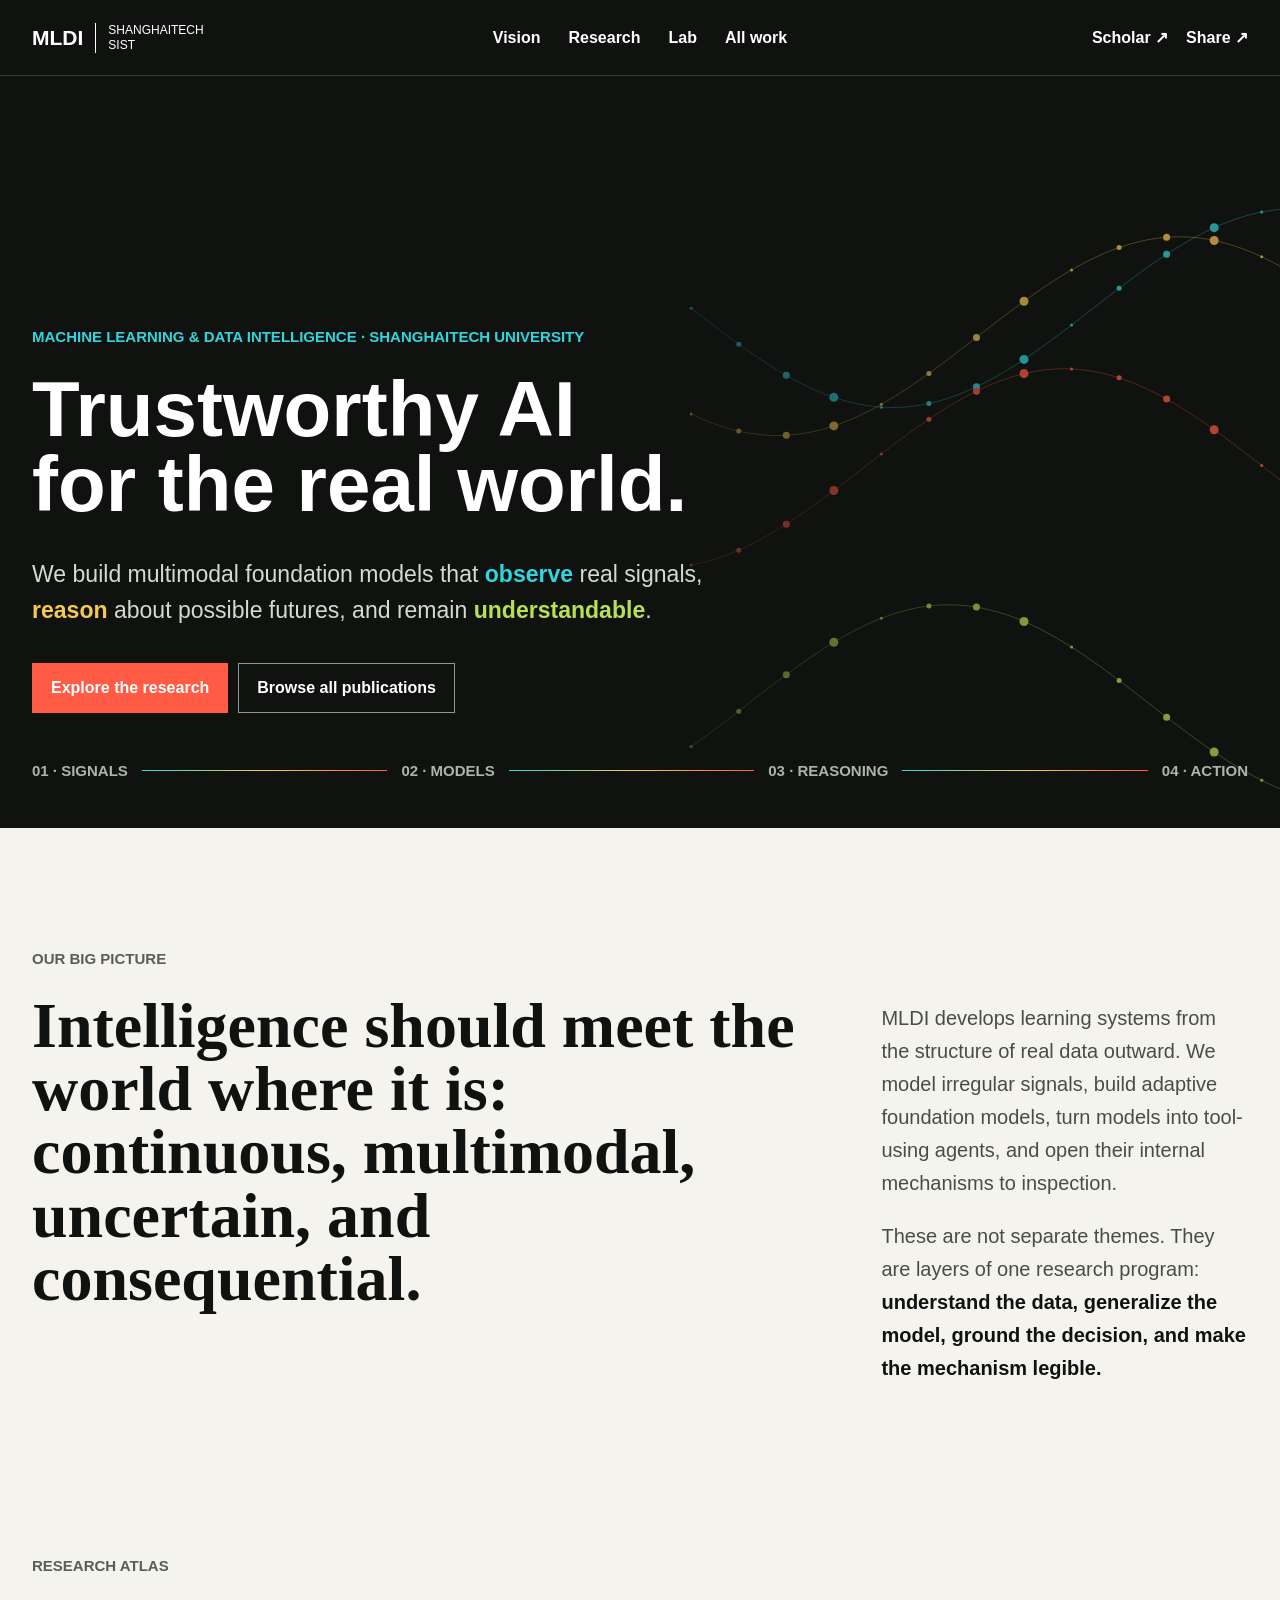
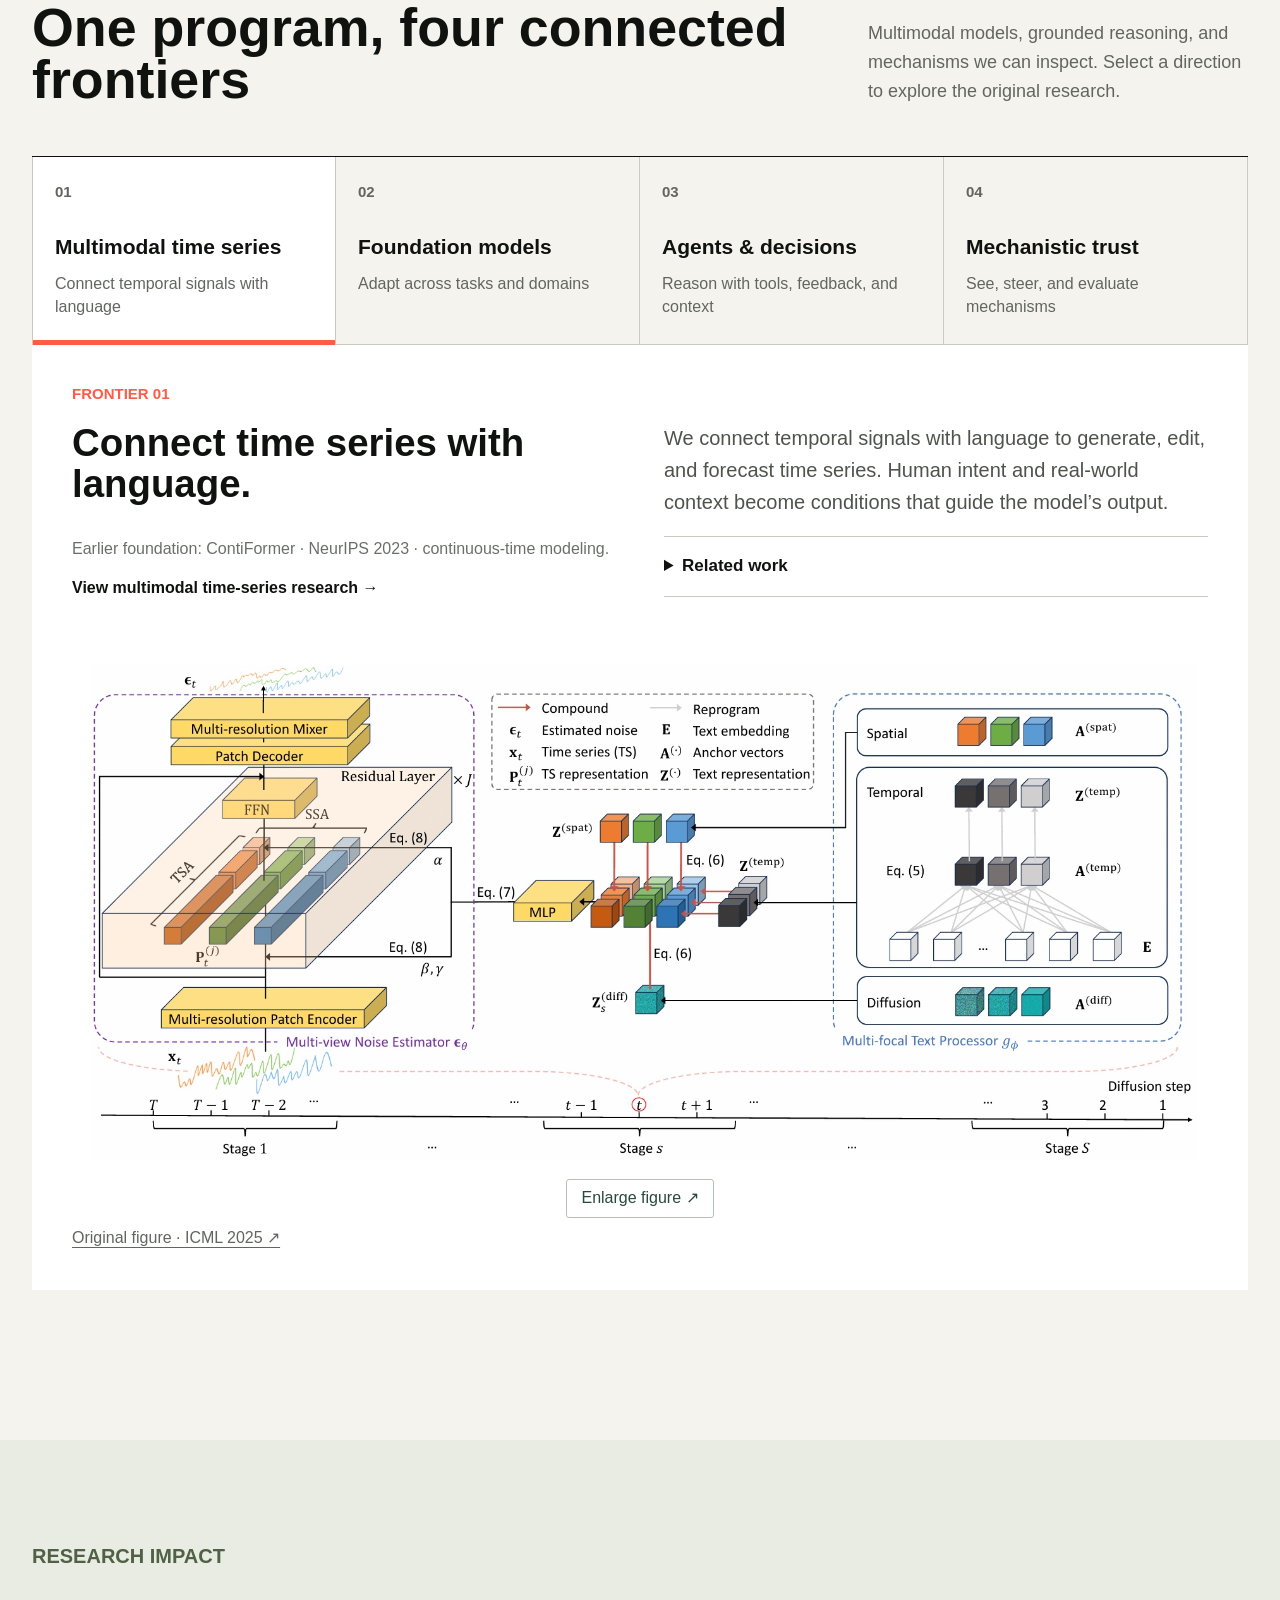
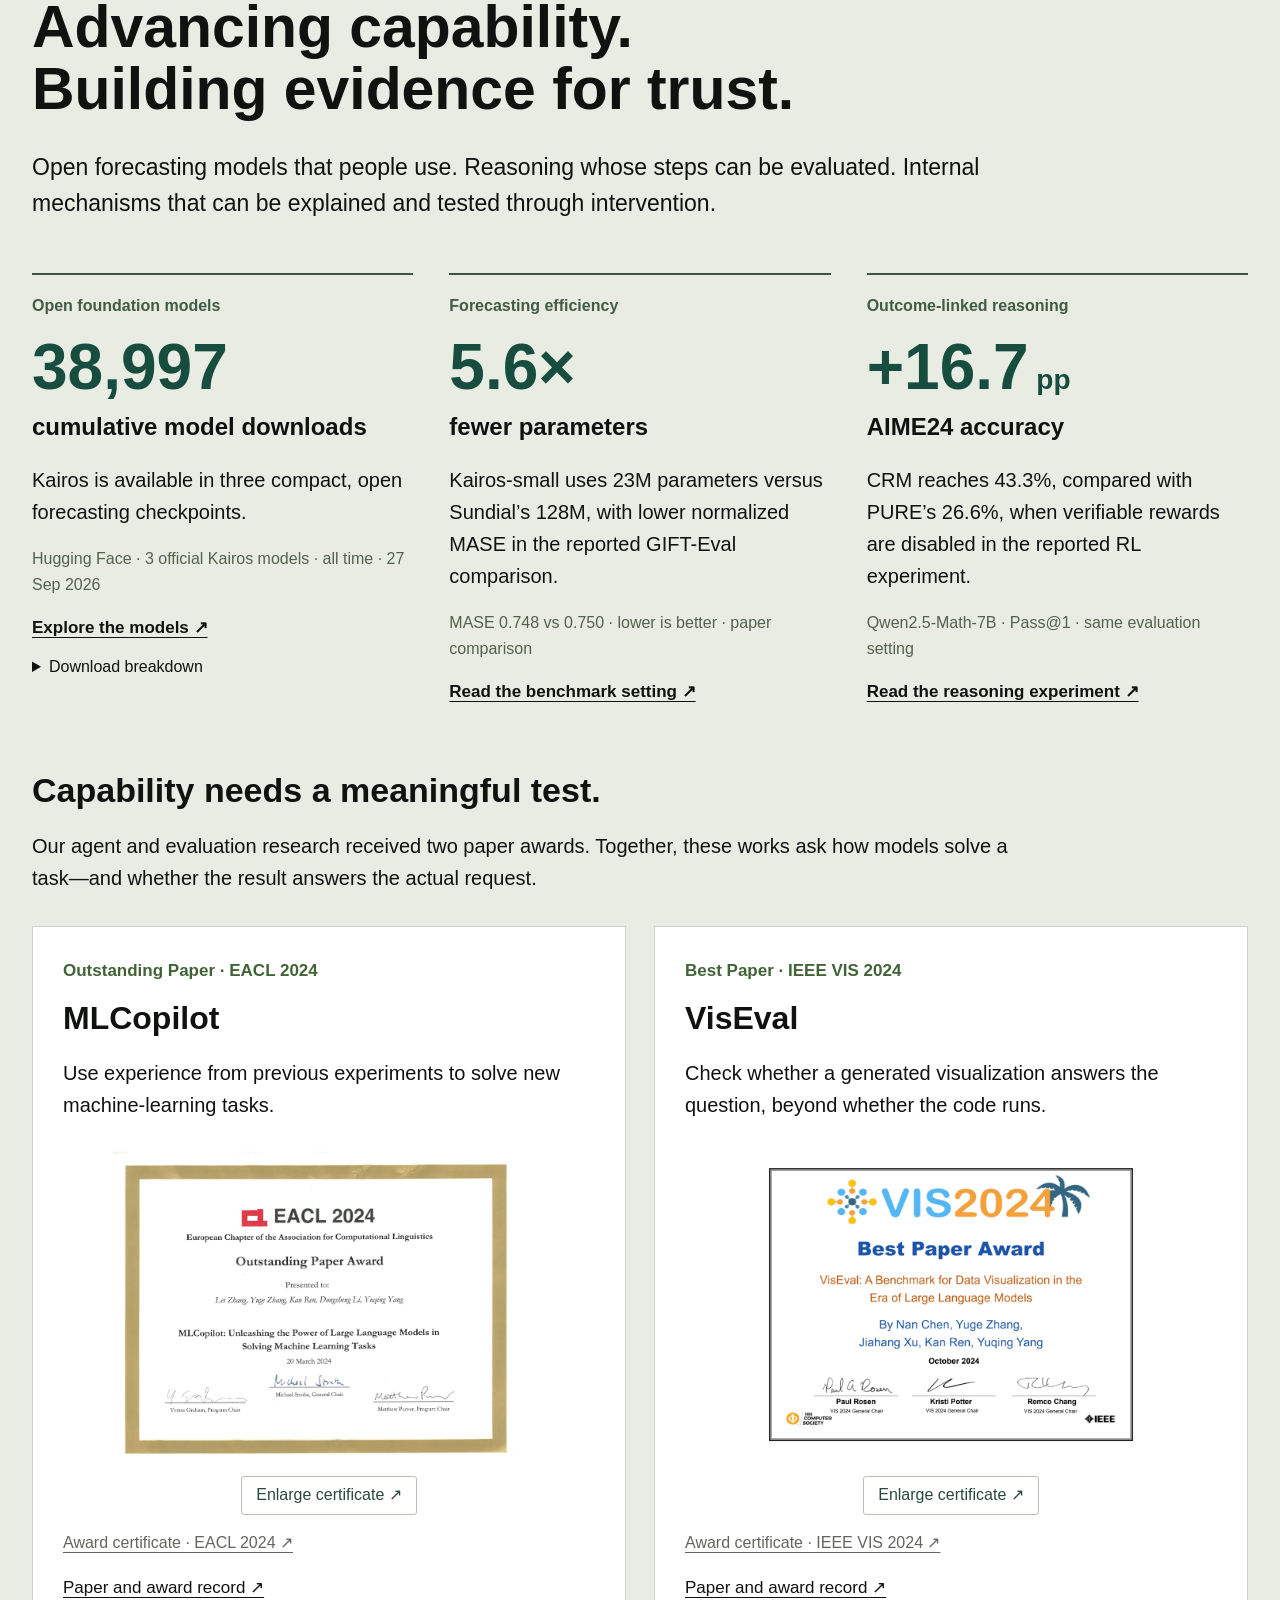
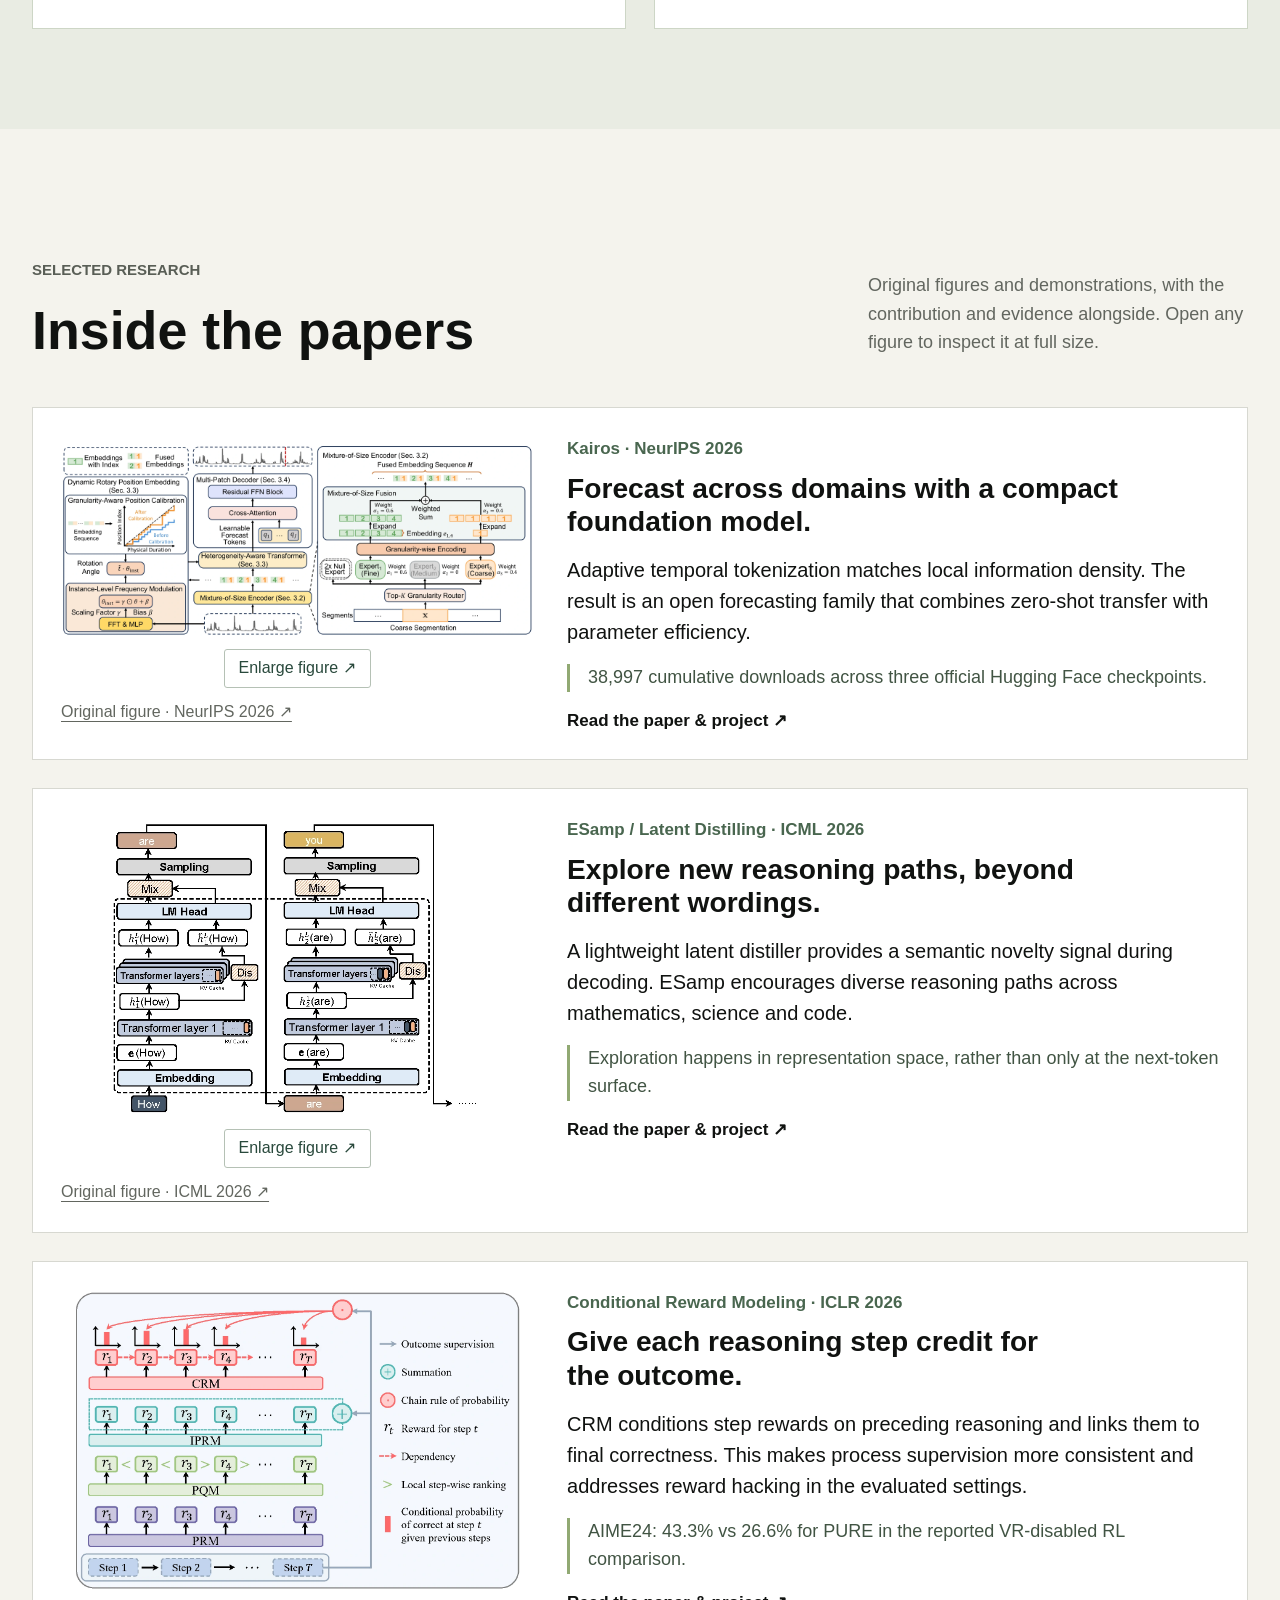
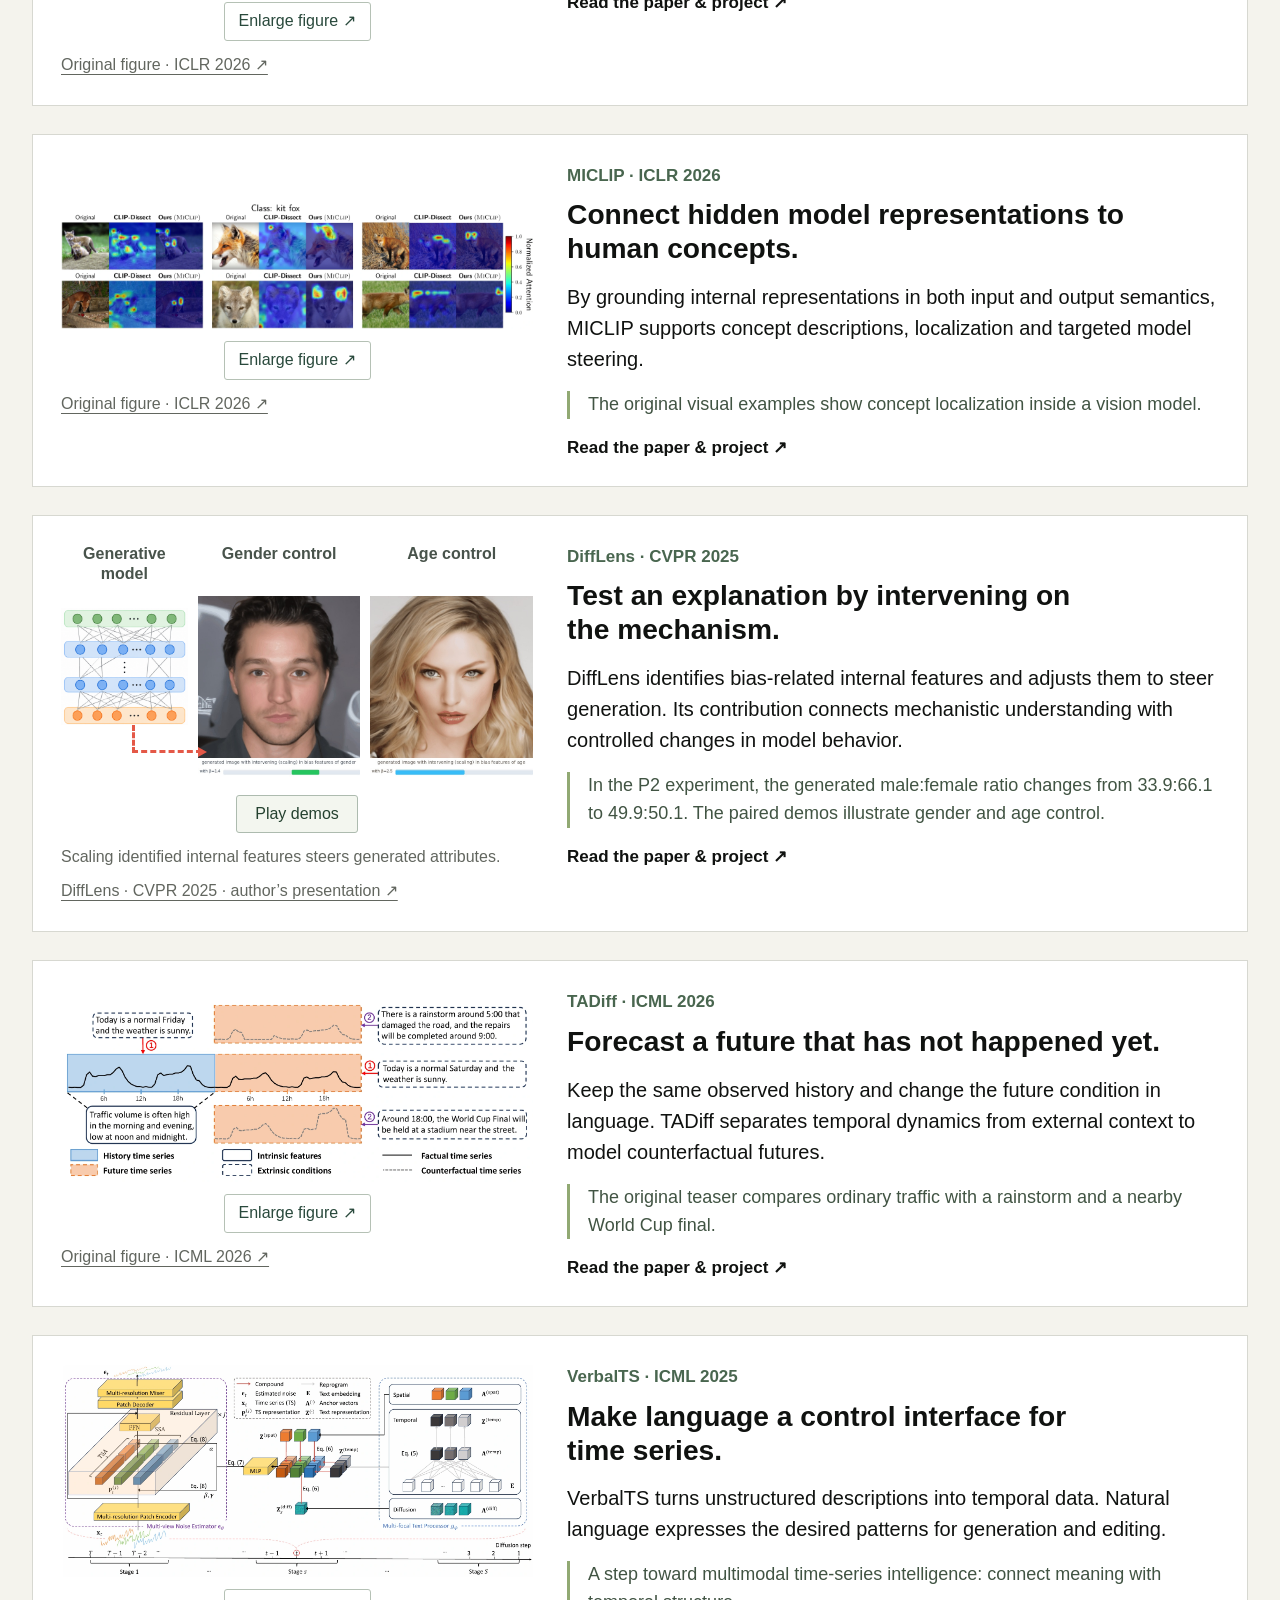
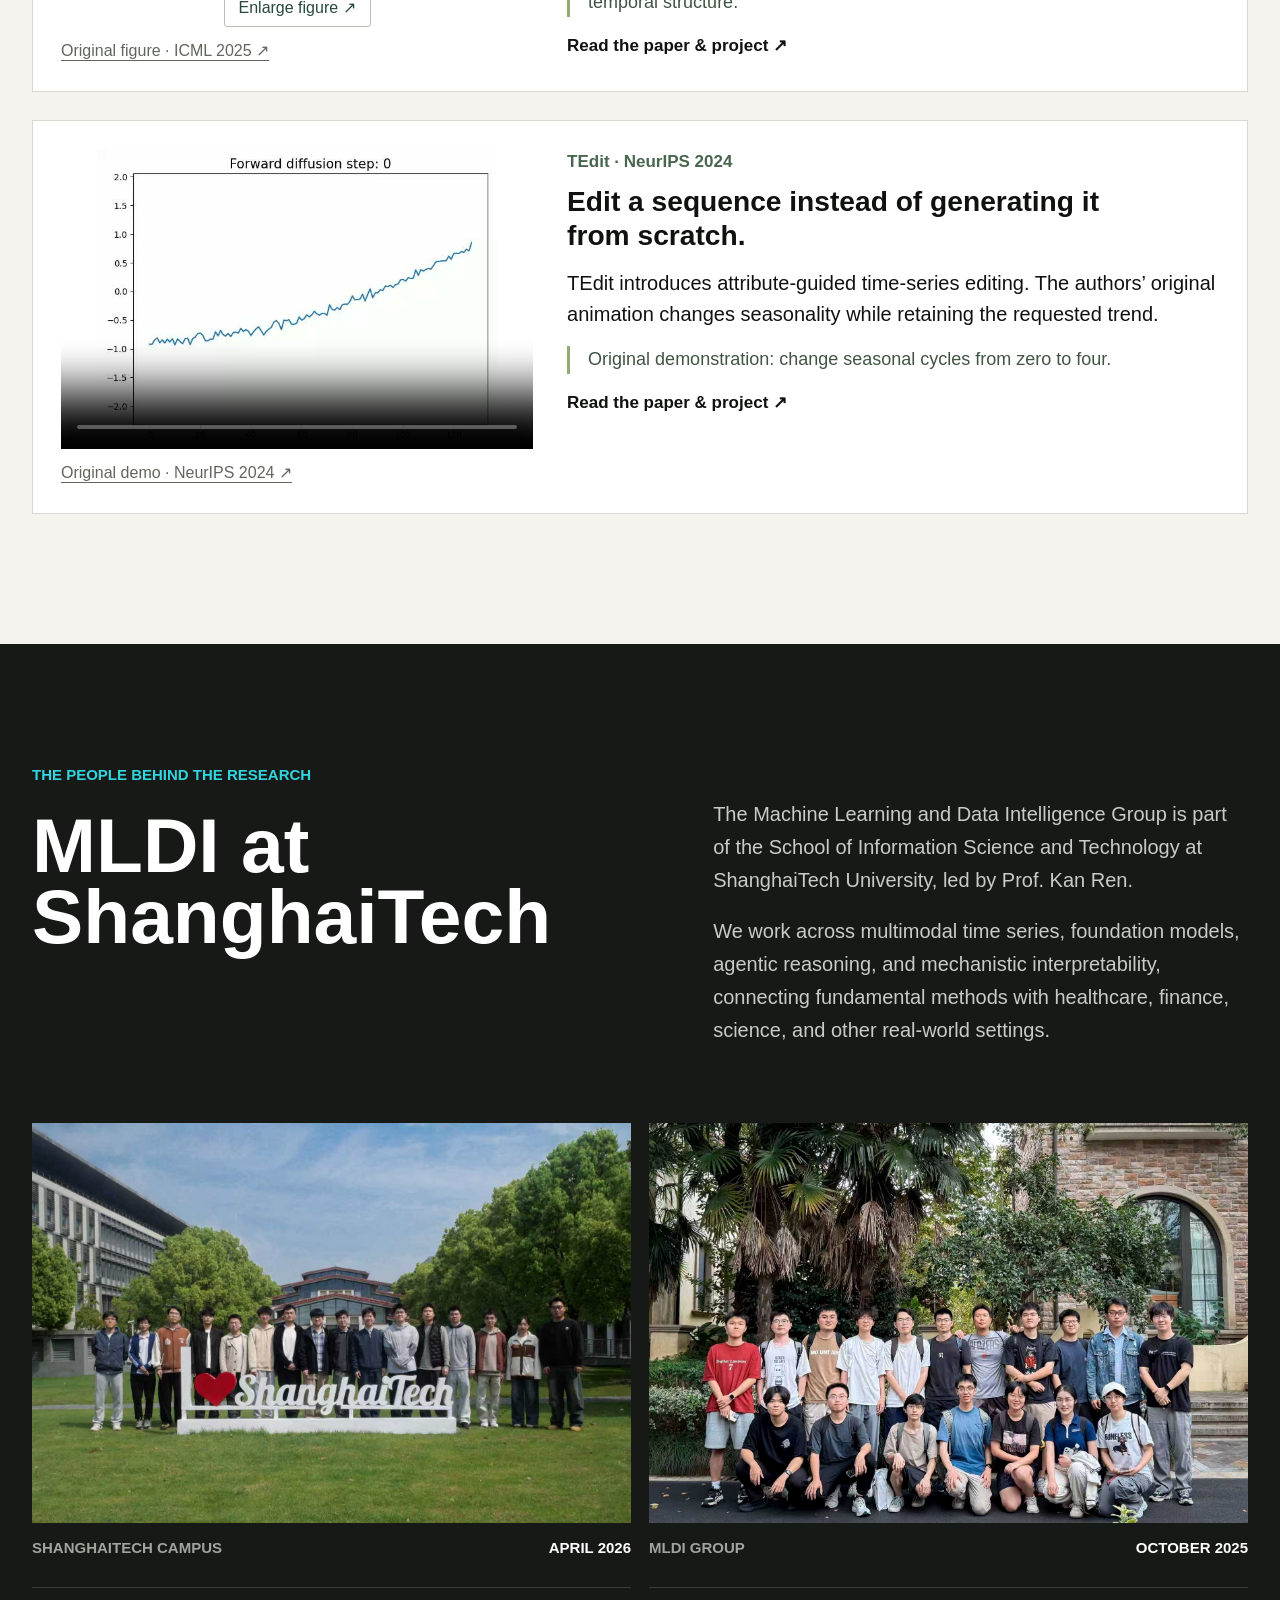
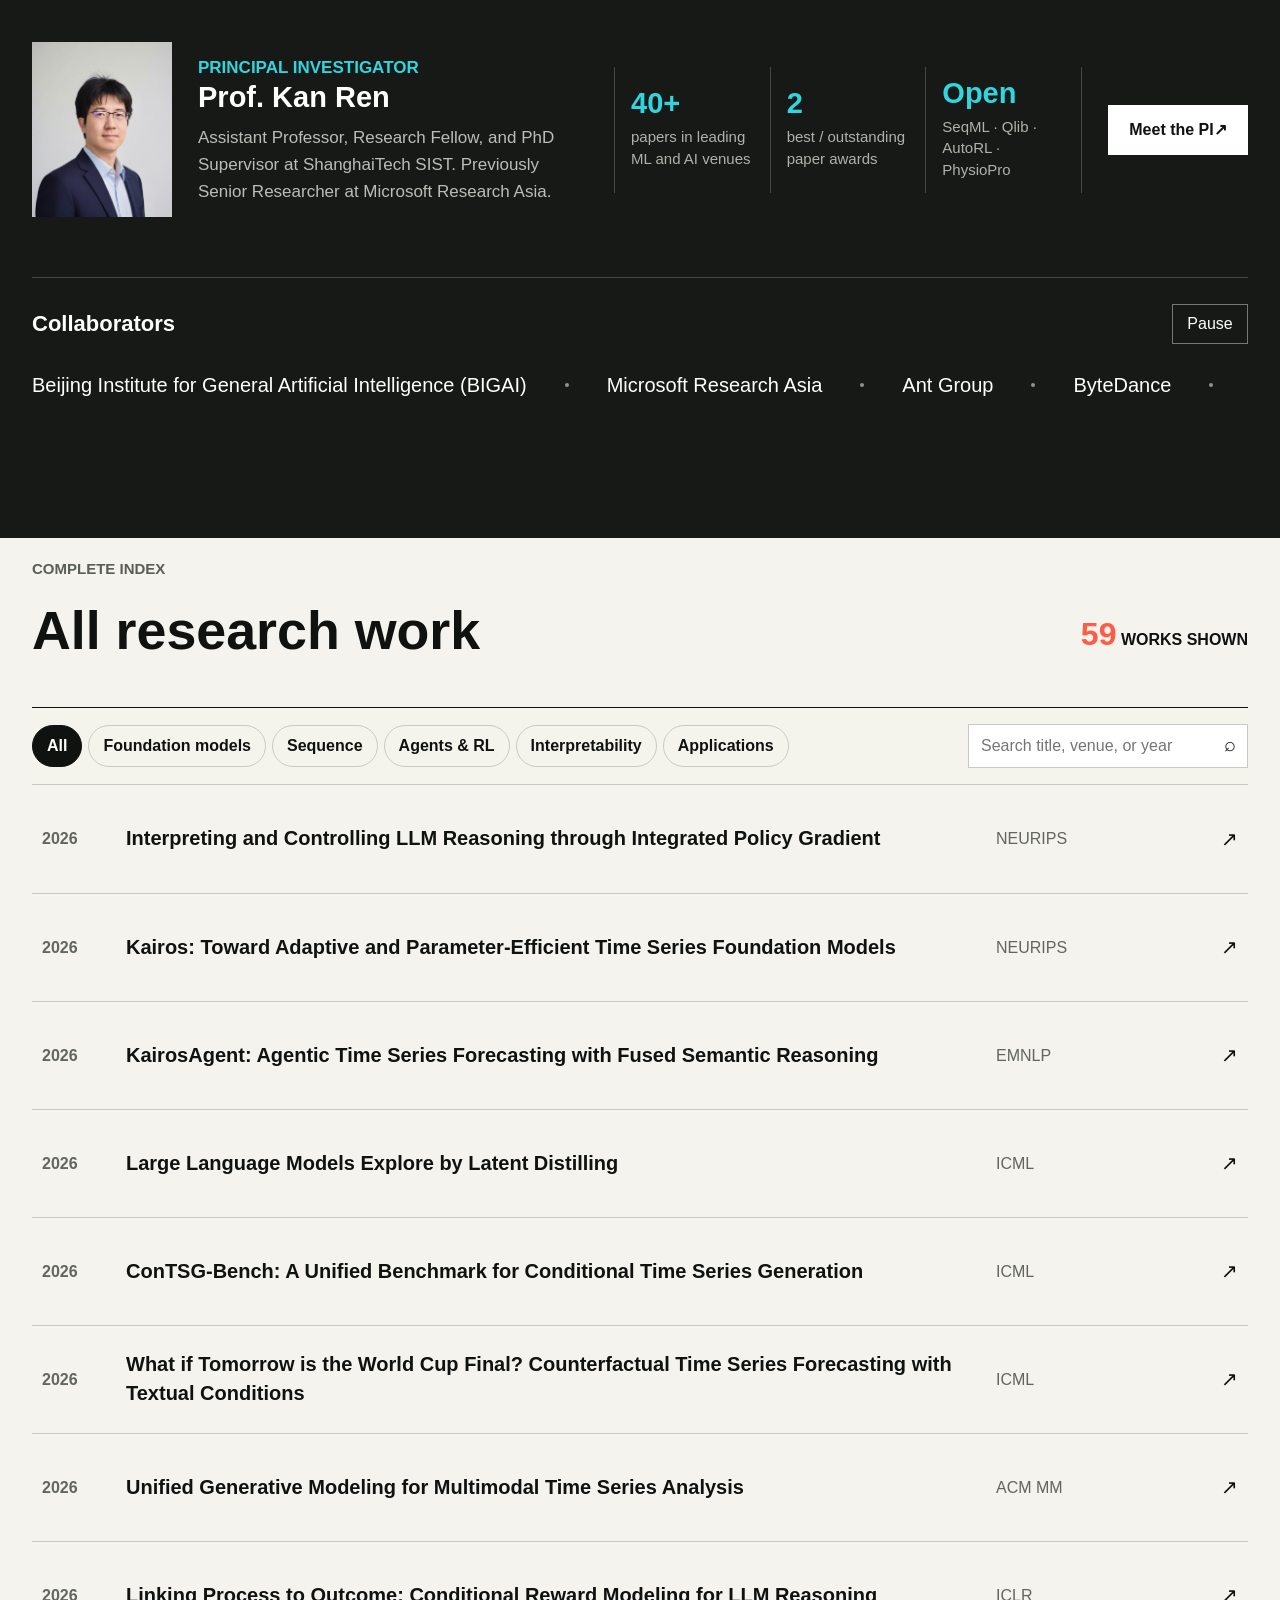
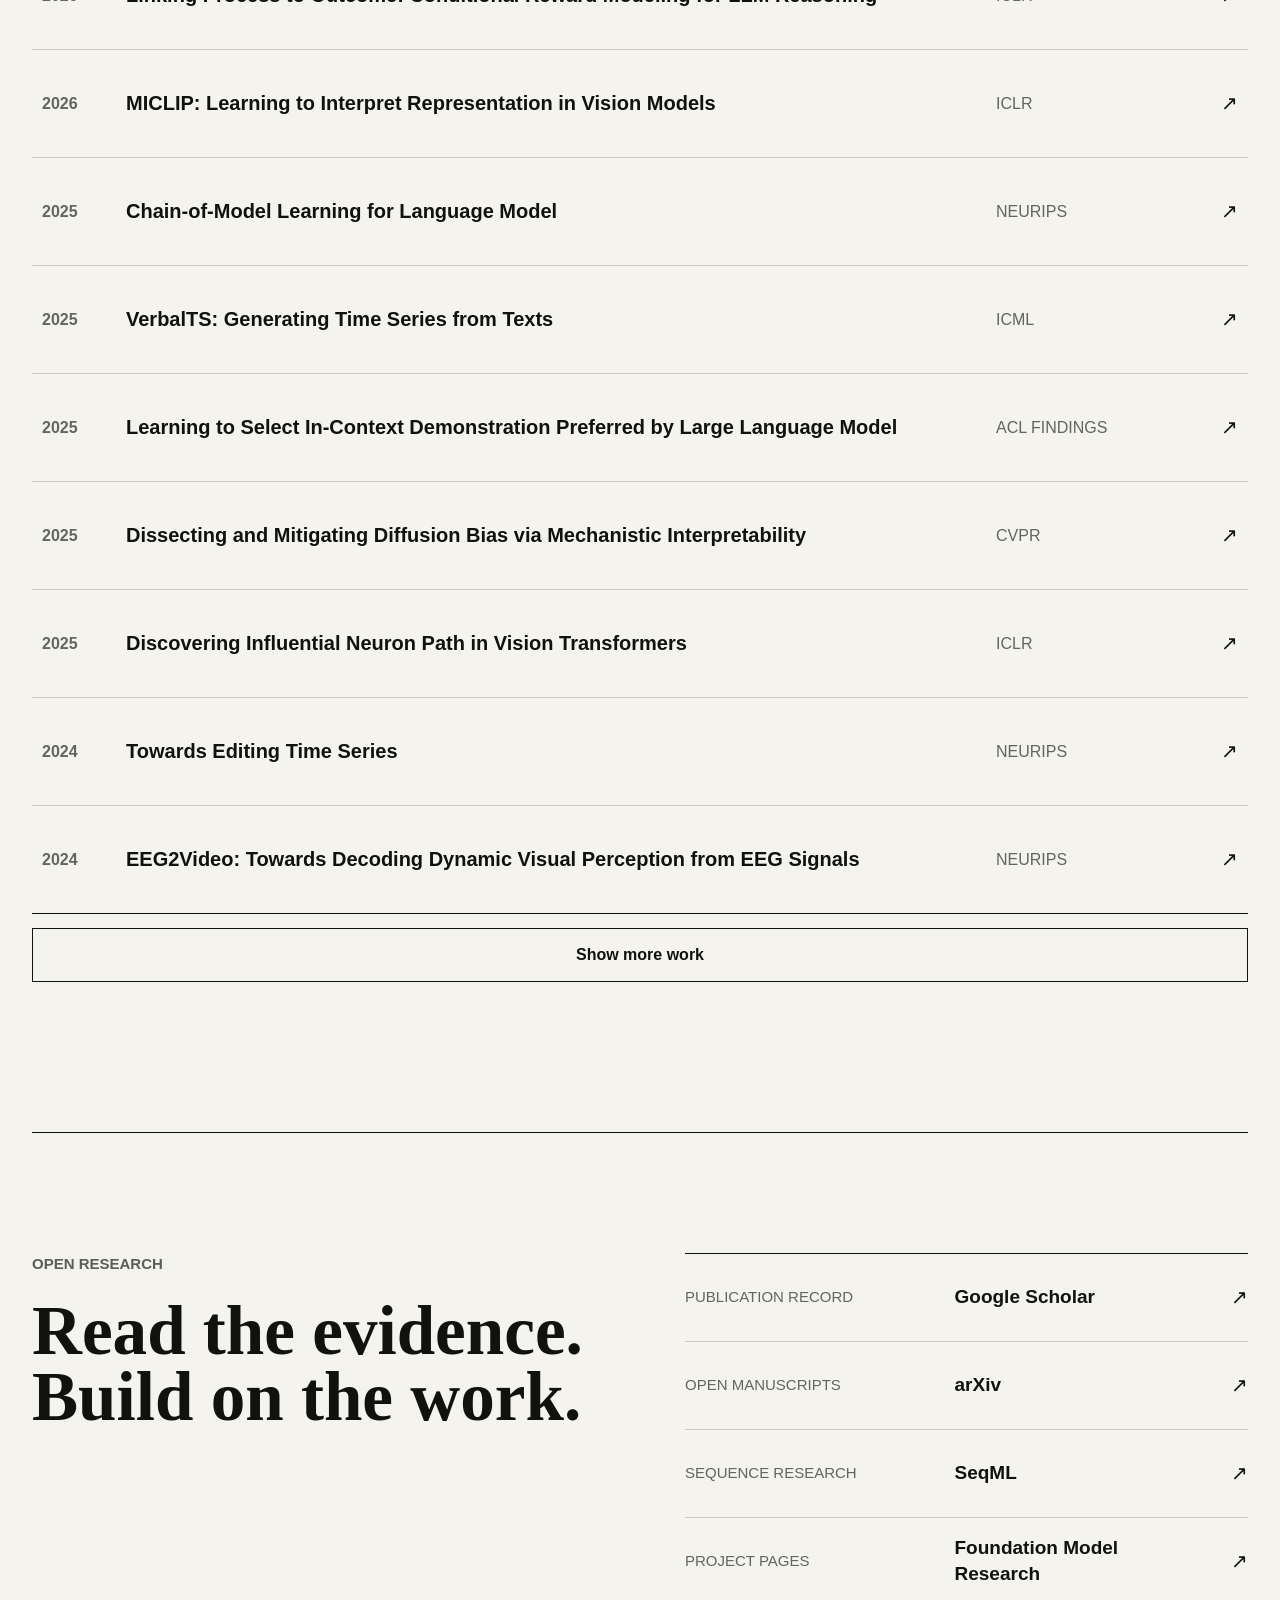
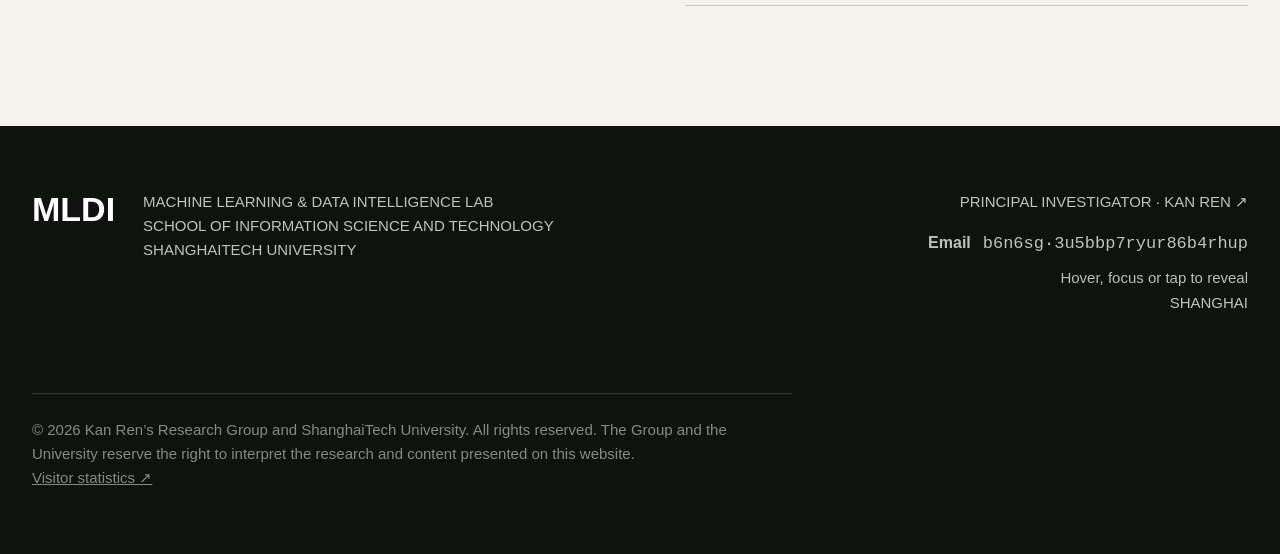
<file: index.html>
<!doctype html>
<html lang="en">
  <head>
    <meta charset="UTF-8" />
    <meta name="viewport" content="width=device-width, initial-scale=1" />
    <meta name="description" content="MLDI at ShanghaiTech: machine learning research across foundation models, sequence intelligence, agents, and mechanistic interpretability." />
    <meta name="theme-color" content="#101210" />
    <meta property="og:title" content="Trustworthy AI for the real world | MLDI" />
    <meta property="og:description" content="Multimodal foundation models that observe, generate, reason, and remain understandable." />
    <meta property="og:type" content="website" />
    <meta property="og:image" content="https://foundation-model-research.github.io/assets/og-mldi.png" />
    <meta name="twitter:card" content="summary_large_image" />
    <title>Machine Learning &amp; Data Intelligence Group | ShanghaiTech University</title>
    <link rel="icon" type="image/x-icon" href="favicon.ico?v=56ecc8e736f8" />
    <link rel="icon" type="image/png" sizes="32x32" href="assets/favicon-mldi3-32.png" />
    <link rel="apple-touch-icon" sizes="180x180" href="assets/apple-touch-icon-mldi3.png" />
    <link rel="stylesheet" href="styles.css?v=6fed02c21d6a" />
    <link rel="stylesheet" href="lab-footer.css?v=4b30e138ad08" />
  </head>
  <body>
    <a class="skip-link" href="#main">Skip to content</a>

    <header class="site-header" data-header>
      <a class="wordmark" href="#top" aria-label="MLDI home">
        <span class="wordmark-mark">MLDI</span>
        <span class="wordmark-school">ShanghaiTech<br />SIST</span>
      </a>
      <nav class="desktop-nav" aria-label="Primary navigation">
        <a href="#vision">Vision</a>
        <a href="#atlas">Research</a>
        <a href="#lab">Lab</a>
        <a href="#work">All work</a>
      </nav>
      <div class="header-actions"><a class="header-link" href="https://scholar.google.com.hk/citations?user=USnQVWgAAAAJ" target="_blank" rel="noreferrer">Scholar <span aria-hidden="true">↗</span></a><button class="share-button" id="share-page" type="button">Share <span aria-hidden="true">↗</span></button></div>
    </header>

    <main id="main">
      <section class="hero" id="top" aria-labelledby="hero-title">
        <canvas id="research-field" aria-hidden="true"></canvas>
        <div class="hero-grid" aria-hidden="true"></div>
        <div class="hero-content">
          <p class="eyebrow">Machine Learning &amp; Data Intelligence · ShanghaiTech University</p>
          <h1 id="hero-title">Trustworthy AI<br />for the real world.</h1>
          <p class="hero-deck">We build multimodal foundation models that <strong>observe</strong> real signals, <strong>reason</strong> about possible futures, and remain <strong>understandable</strong>.</p>
          <div class="hero-actions">
            <a class="button button-primary" href="#atlas">Explore the research</a>
            <a class="button button-quiet" href="#work">Browse all publications</a>
          </div>
        </div>
        <div class="hero-sequence" aria-hidden="true">
          <span>01 · Signals</span><i></i><span>02 · Models</span><i></i><span>03 · Reasoning</span><i></i><span>04 · Action</span>
        </div>
      </section>

      <section class="manifesto section" id="vision" aria-labelledby="vision-title">
        <div class="section-kicker">Our big picture</div>
        <div class="manifesto-grid">
          <h2 id="vision-title">Intelligence should meet the world where it is: continuous, multimodal, uncertain, and consequential.</h2>
          <div class="manifesto-copy">
            <p>MLDI develops learning systems from the structure of real data outward. We model irregular signals, build adaptive foundation models, turn models into tool-using agents, and open their internal mechanisms to inspection.</p>
            <p>These are not separate themes. They are layers of one research program: <strong>understand the data, generalize the model, ground the decision, and make the mechanism legible.</strong></p>
          </div>
        </div>
      </section>

      <section class="research-atlas section" id="atlas" aria-labelledby="atlas-title">
        <div class="section-heading">
          <div>
            <p class="section-kicker">Research atlas</p>
            <h2 id="atlas-title">One program, four connected frontiers</h2>
          </div>
          <p class="section-note">Multimodal models, grounded reasoning, and mechanisms we can inspect. Select a direction to explore the original research.</p>
        </div>

        <div class="atlas-layout">
          <div class="atlas-map" role="tablist" aria-label="Research frontiers">
            <button class="atlas-tab is-active" role="tab" aria-selected="true" aria-controls="frontier-panel" data-frontier="sequence">
              <span>01</span><strong>Multimodal time series</strong><small>Connect temporal signals with language</small>
            </button>
            <button class="atlas-tab" role="tab" aria-selected="false" aria-controls="frontier-panel" data-frontier="foundation">
              <span>02</span><strong>Foundation models</strong><small>Adapt across tasks and domains</small>
            </button>
            <button class="atlas-tab" role="tab" aria-selected="false" aria-controls="frontier-panel" data-frontier="agents">
              <span>03</span><strong>Agents &amp; decisions</strong><small>Reason with tools, feedback, and context</small>
            </button>
            <button class="atlas-tab" role="tab" aria-selected="false" aria-controls="frontier-panel" data-frontier="interpretability">
              <span>04</span><strong>Mechanistic trust</strong><small>See, steer, and evaluate mechanisms</small>
            </button>
          </div>
          <article class="frontier-panel" id="frontier-panel" role="tabpanel" aria-live="polite">
            <div class="frontier-visual frontier-originals" id="frontier-visual"></div>
            <div class="frontier-content">
              <p class="frontier-number" id="frontier-number">Frontier 01</p>
              <h3 id="frontier-title">Connect time series with language.</h3>
              <p id="frontier-description">Generate, edit, and forecast time series with language and real-world context.</p>
              <details class="frontier-related"><summary>Related work</summary><ul id="frontier-papers" class="frontier-papers"></ul></details>
              <p id="frontier-background" class="frontier-background"></p>
              <a id="frontier-link" class="text-link" href="#work">View sequence research <span aria-hidden="true">→</span></a>
            </div>
          </article>
        </div>
      </section>

      <section class="impact-section" id="impact" aria-labelledby="impact-title">
        <div class="section">
          <p class="section-kicker">Research impact</p>
          <h2 id="impact-title">Advancing capability.<br />Building evidence for trust.</h2>
          <p class="impact-lead">Open forecasting models that people use. Reasoning whose steps can be evaluated. Internal mechanisms that can be explained and tested through intervention.</p>
          <div class="impact-metrics">
            <article>
              <span class="impact-label">Open foundation models</span><strong class="impact-value">38,997</strong><h3>cumulative model downloads</h3>
              <p>Kairos is available in three compact, open forecasting checkpoints.</p>
              <small>Hugging Face · 3 official Kairos models · all time · 27 Sep 2026</small>
              <a href="https://huggingface.co/mldi-lab" target="_blank" rel="noreferrer">Explore the models ↗</a>
              <details class="metric-details"><summary>Download breakdown</summary><ul><li>Kairos_50m: 15,396</li><li>Kairos_23m: 18,955</li><li>Kairos_10m: 4,646</li></ul><a href="https://huggingface.co/api/models?author=mldi-lab&amp;expand%5B%5D=downloadsAllTime&amp;limit=100" target="_blank" rel="noreferrer">Hugging Face download data ↗</a></details>
            </article>
            <article>
              <span class="impact-label">Forecasting efficiency</span><strong class="impact-value">5.6×</strong><h3>fewer parameters</h3>
              <p>Kairos-small uses 23M parameters versus Sundial’s 128M, with lower normalized MASE in the reported GIFT-Eval comparison.</p>
              <small>MASE 0.748 vs 0.750 · lower is better · paper comparison</small>
              <a href="https://arxiv.org/html/2509.25826v2#S4.SS2" target="_blank" rel="noreferrer">Read the benchmark setting ↗</a>
            </article>
            <article>
              <span class="impact-label">Outcome-linked reasoning</span><strong class="impact-value">+16.7<span> pp</span></strong><h3>AIME24 accuracy</h3>
              <p>CRM reaches 43.3%, compared with PURE’s 26.6%, when verifiable rewards are disabled in the reported RL experiment.</p>
              <small>Qwen2.5-Math-7B · Pass@1 · same evaluation setting</small>
              <a href="https://arxiv.org/html/2509.26578v1#S4.SS4" target="_blank" rel="noreferrer">Read the reasoning experiment ↗</a>
            </article>
          </div>
          <div class="recognition-intro"><h3>Capability needs a meaningful test.</h3><p>Our agent and evaluation research received two paper awards. Together, these works ask how models solve a task—and whether the result answers the actual request.</p></div>
          <div class="recognition-grid">
            <article class="recognition-card"><p class="award-line">Outstanding Paper · EACL 2024</p><h3>MLCopilot</h3><p>Use experience from previous experiments to solve new machine-learning tasks.</p><div data-paper-static="mlcopilot-certificate"></div><a href="https://aclanthology.org/2024.eacl-long.179/" target="_blank" rel="noreferrer">Paper and award record ↗</a></article>
            <article class="recognition-card"><p class="award-line">Best Paper · IEEE VIS 2024</p><h3>VisEval</h3><p>Check whether a generated visualization answers the question, beyond whether the code runs.</p><div data-paper-static="viseval-certificate"></div><a href="https://direct.ieeevis.org/year/2024/program/paper_v-full-1332.html" target="_blank" rel="noreferrer">Paper and award record ↗</a></article>
          </div>
        </div>
      </section>

      <section class="featured-work section" aria-labelledby="featured-title">
        <div class="section-heading">
          <div><p class="section-kicker">Selected research</p><h2 id="featured-title">Inside the papers</h2></div>
          <p class="section-note">Original figures and demonstrations, with the contribution and evidence alongside. Open any figure to inspect it at full size.</p>
        </div>
        <div class="featured-grid" id="featured-grid"></div>
      </section>

      <section class="lab-section" id="lab" aria-labelledby="lab-title">
        <div class="section lab-intro">
          <div>
            <p class="section-kicker light">The people behind the research</p>
            <h2 id="lab-title">MLDI at ShanghaiTech</h2>
          </div>
          <div class="lab-statement">
            <p>The Machine Learning and Data Intelligence Group is part of the School of Information Science and Technology at ShanghaiTech University, led by Prof. Kan Ren.</p>
            <p>We work across multimodal time series, foundation models, agentic reasoning, and mechanistic interpretability, connecting fundamental methods with healthcare, finance, science, and other real-world settings.</p>
          </div>
        </div>
        <div class="lab-gallery section">
          <figure class="lab-photo lab-photo-wide">
            <img src="assets/lab-apr-2026.jpg" alt="MLDI group at the ShanghaiTech campus in April 2026" width="1707" height="1280" loading="lazy" />
            <figcaption><span>ShanghaiTech campus</span><strong>April 2026</strong></figcaption>
          </figure>
          <figure class="lab-photo">
            <img src="assets/lab-oct-2025.jpg" alt="MLDI group in October 2025" width="1777" height="1280" loading="lazy" />
            <figcaption><span>MLDI group</span><strong>October 2025</strong></figcaption>
          </figure>
        </div>
        <div class="lab-profile section">
          <img src="assets/kan-ren-homepage.jpg" alt="Professor Kan Ren, principal investigator of MLDI" loading="lazy" />
          <div>
            <p class="section-kicker light">Principal investigator</p>
            <h3>Prof. Kan Ren</h3>
            <p>Assistant Professor, Research Fellow, and PhD Supervisor at ShanghaiTech SIST. Previously Senior Researcher at Microsoft Research Asia.</p>
          </div>
          <ul>
            <li><strong>40+</strong><span>papers in leading ML and AI venues</span></li>
            <li><strong>2</strong><span>best / outstanding paper awards</span></li>
            <li><strong>Open</strong><span>SeqML · Qlib · AutoRL · PhysioPro</span></li>
          </ul>
          <a class="button button-light" href="https://saying.ren/" target="_blank" rel="noreferrer">Meet the PI <span aria-hidden="true">↗</span></a>
        </div>
        <div id="partner-strip" class="section"></div>
      </section>

      <section class="publication-index section" id="work" aria-labelledby="work-title">
        <div class="section-heading work-heading">
          <div><p class="section-kicker">Complete index</p><h2 id="work-title">All research work</h2></div>
          <p class="work-count"><span id="visible-count">0</span> works shown</p>
        </div>
        <div class="work-tools">
          <div class="filters" role="group" aria-label="Filter publications by topic">
            <button class="filter is-active" data-filter="all" aria-pressed="true">All</button>
            <button class="filter" data-filter="foundation" aria-pressed="false">Foundation models</button>
            <button class="filter" data-filter="sequence" aria-pressed="false">Sequence</button>
            <button class="filter" data-filter="agents" aria-pressed="false">Agents &amp; RL</button>
            <button class="filter" data-filter="trust" aria-pressed="false">Interpretability</button>
            <button class="filter" data-filter="applications" aria-pressed="false">Applications</button>
          </div>
          <label class="search-box"><span class="sr-only">Search publications</span><input id="paper-search" type="search" placeholder="Search title, venue, or year" autocomplete="off" /><span aria-hidden="true">⌕</span></label>
        </div>
        <div class="paper-list" id="paper-list"></div>
        <button class="load-more" id="load-more" type="button">Show more work</button>
      </section>

      <section class="open-research section" id="connect" aria-labelledby="connect-title">
        <div>
          <p class="section-kicker">Open research</p>
          <h2 id="connect-title">Read the evidence.<br />Build on the work.</h2>
        </div>
        <div class="source-links">
          <a href="https://scholar.google.com.hk/citations?user=USnQVWgAAAAJ" target="_blank" rel="noreferrer"><span>Publication record</span><strong>Google Scholar</strong><i>↗</i></a>
          <a href="https://arxiv.org/search/?query=Kan+Ren&amp;searchtype=author" target="_blank" rel="noreferrer"><span>Open manuscripts</span><strong>arXiv</strong><i>↗</i></a>
          <a href="https://seqml.github.io/" target="_blank" rel="noreferrer"><span>Sequence research</span><strong>SeqML</strong><i>↗</i></a>
          <a href="https://foundation-model-research.github.io/" target="_blank" rel="noreferrer"><span>Project pages</span><strong>Foundation Model Research</strong><i>↗</i></a>
        </div>
      </section>
    </main>

    <footer class="site-footer">
      <div class="footer-brand"><strong>MLDI</strong><span>Machine Learning &amp; Data Intelligence Lab<br />School of Information Science and Technology<br />ShanghaiTech University</span></div>
      <div class="footer-meta"><a href="https://saying.ren/" target="_blank" rel="noreferrer">Principal Investigator · Kan Ren ↗</a><div id="pi-contact"></div><span>Shanghai</span></div>
      <p class="footer-note">© 2026 Kan Ren’s Research Group and ShanghaiTech University. All rights reserved. The Group and the University reserve the right to interpret the research and content presented on this website.<br><a href="https://statcounter.com/p13357059/?guest=1" target="_blank" rel="noopener noreferrer">Visitor statistics ↗</a></p>
    </footer>
    <div class="toast" id="share-toast" role="status" aria-live="polite">Link copied</div>
    <dialog id="figure-dialog" aria-labelledby="figure-dialog-title"><div class="figure-toolbar"><h2 id="figure-dialog-title">Original paper figure</h2><div><button data-zoom type="button" aria-pressed="false">Actual size</button><button data-close type="button">Close ✕</button></div></div><div class="figure-scroll"><img alt="" /></div><a class="figure-source" target="_blank" rel="noreferrer">Original source ↗</a></dialog>

    <script src="data.js?v=9f63c74ca2de"></script>
    <script src="paper-media-data.js?v=0d42efd4ddc5"></script>
    <script src="research.js?v=72fe4f46b5dc"></script>
    <script src="paper-media.js?v=f36ecfdb1b7f"></script>
    <script src="app.js?v=f7db3c3c05a3"></script>
    <script src="lab-footer.js?v=553e385649b7"></script>
    <!-- Statcounter for MLDI Group -->
    <script type="text/javascript">
      var sc_project=13357059;
      var sc_invisible=1;
      var sc_security="ae8fdd04";
    </script>
    <script type="text/javascript" src="https://www.statcounter.com/counter/counter.js" async></script>
    <noscript><div class="statcounter"><a title="Web Analytics Made Easy - Statcounter" href="https://statcounter.com/" target="_blank" rel="noopener noreferrer"><img class="statcounter" src="https://c.statcounter.com/13357059/0/ae8fdd04/1/" alt="Web Analytics Made Easy - Statcounter" referrerpolicy="no-referrer-when-downgrade"></a></div></noscript>
    <!-- End of Statcounter Code -->
  </body>
</html>
</file>
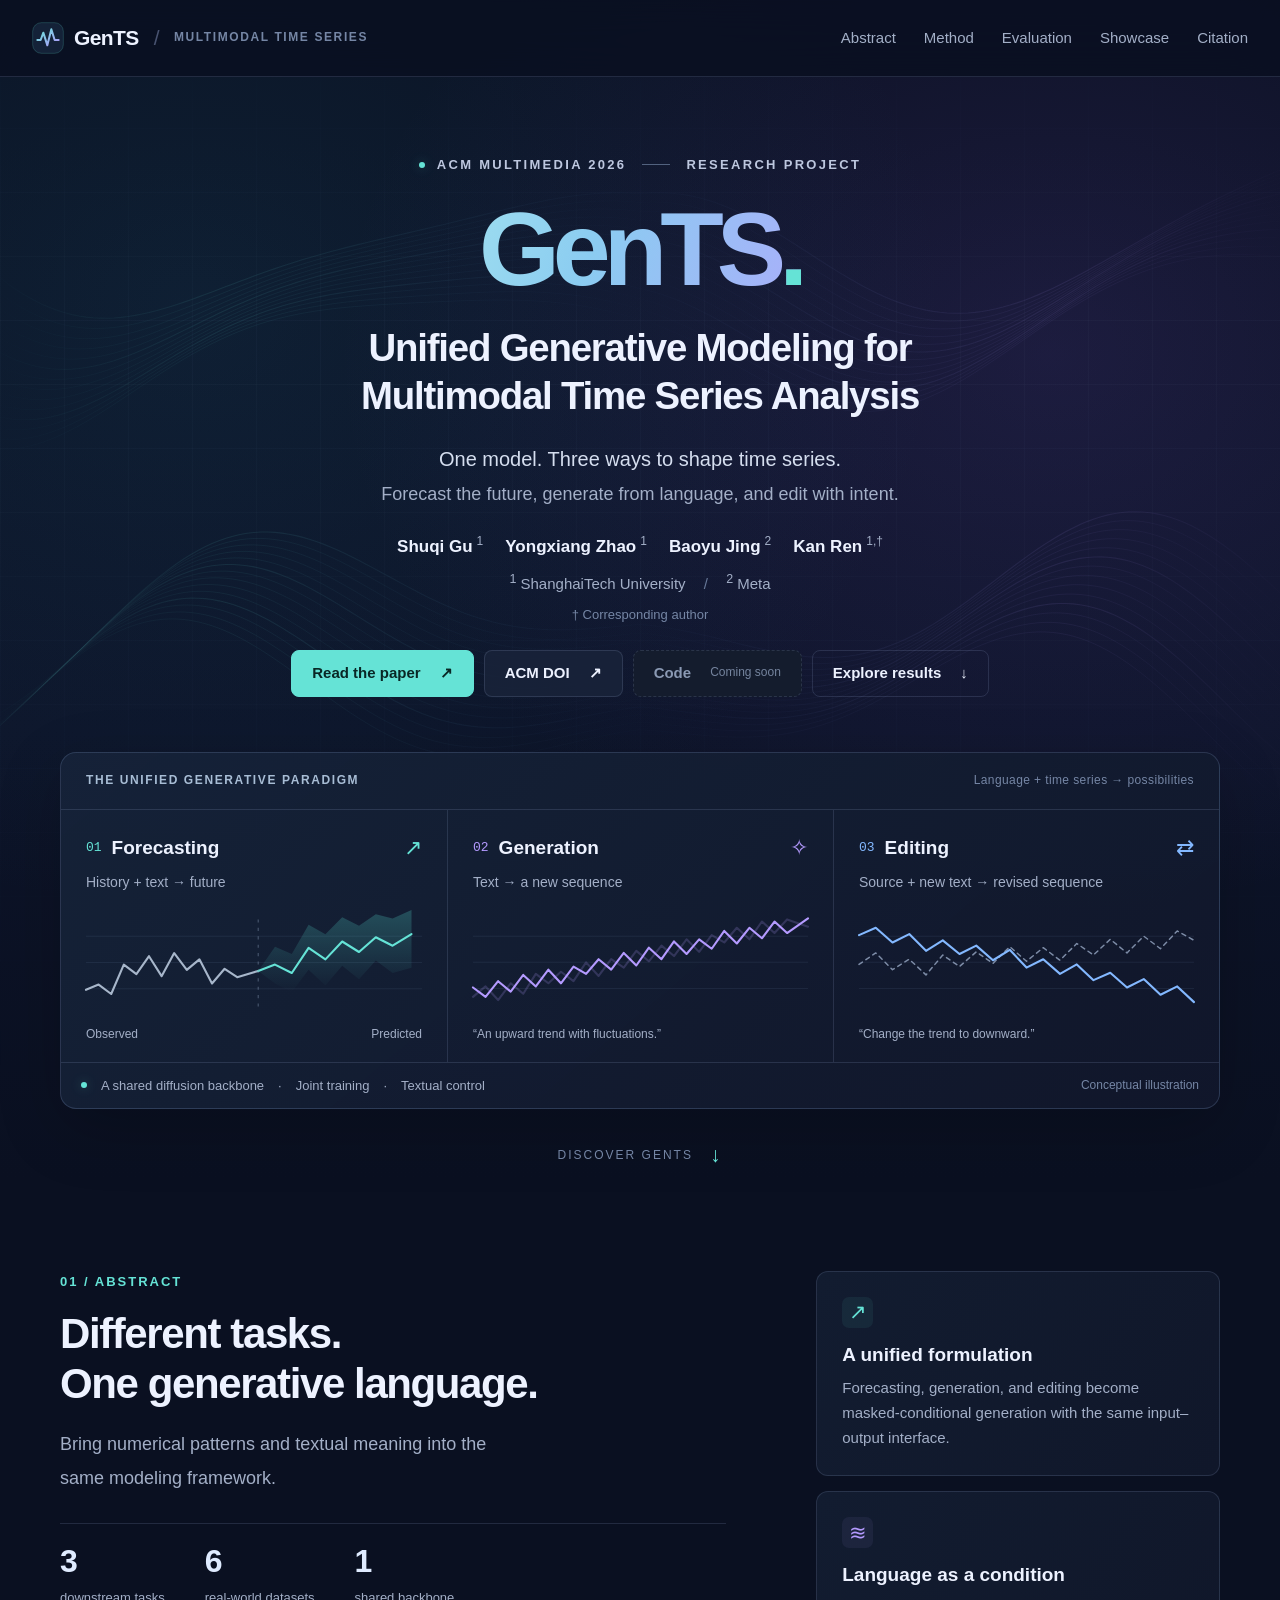
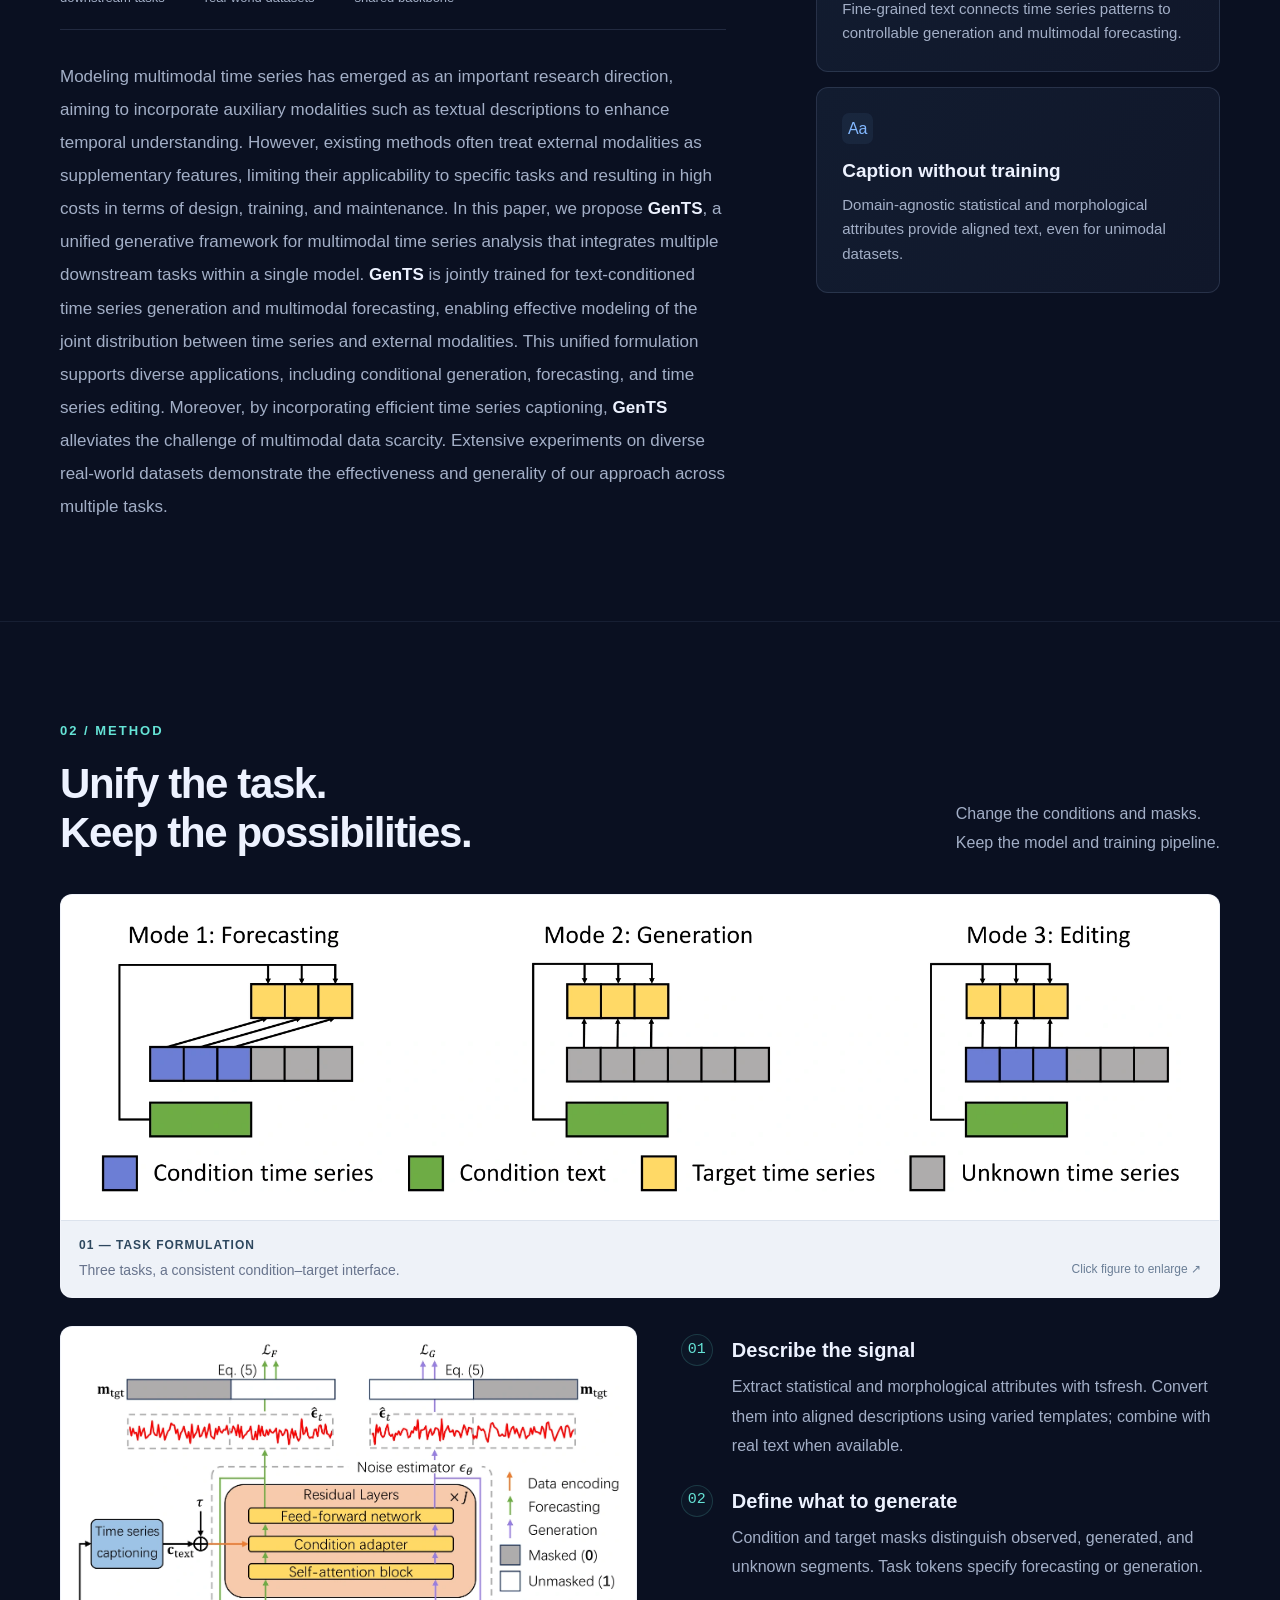
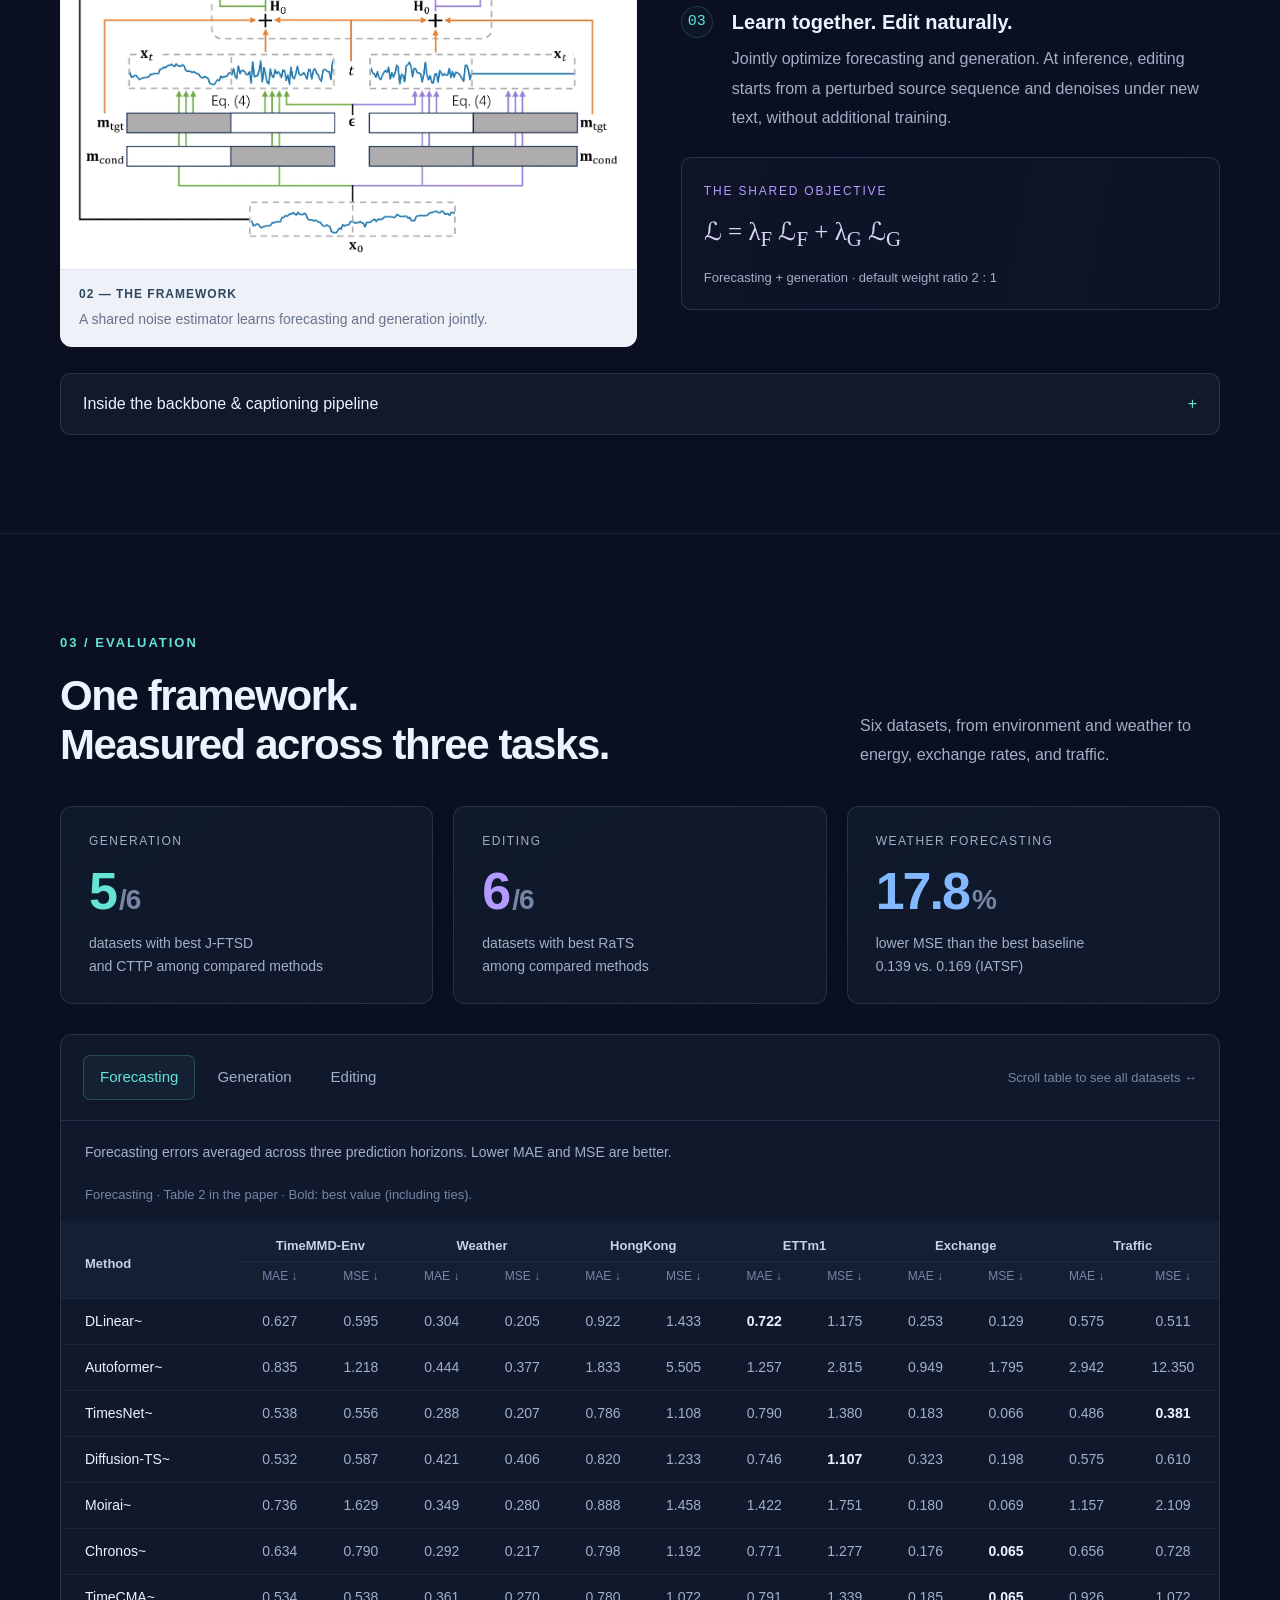
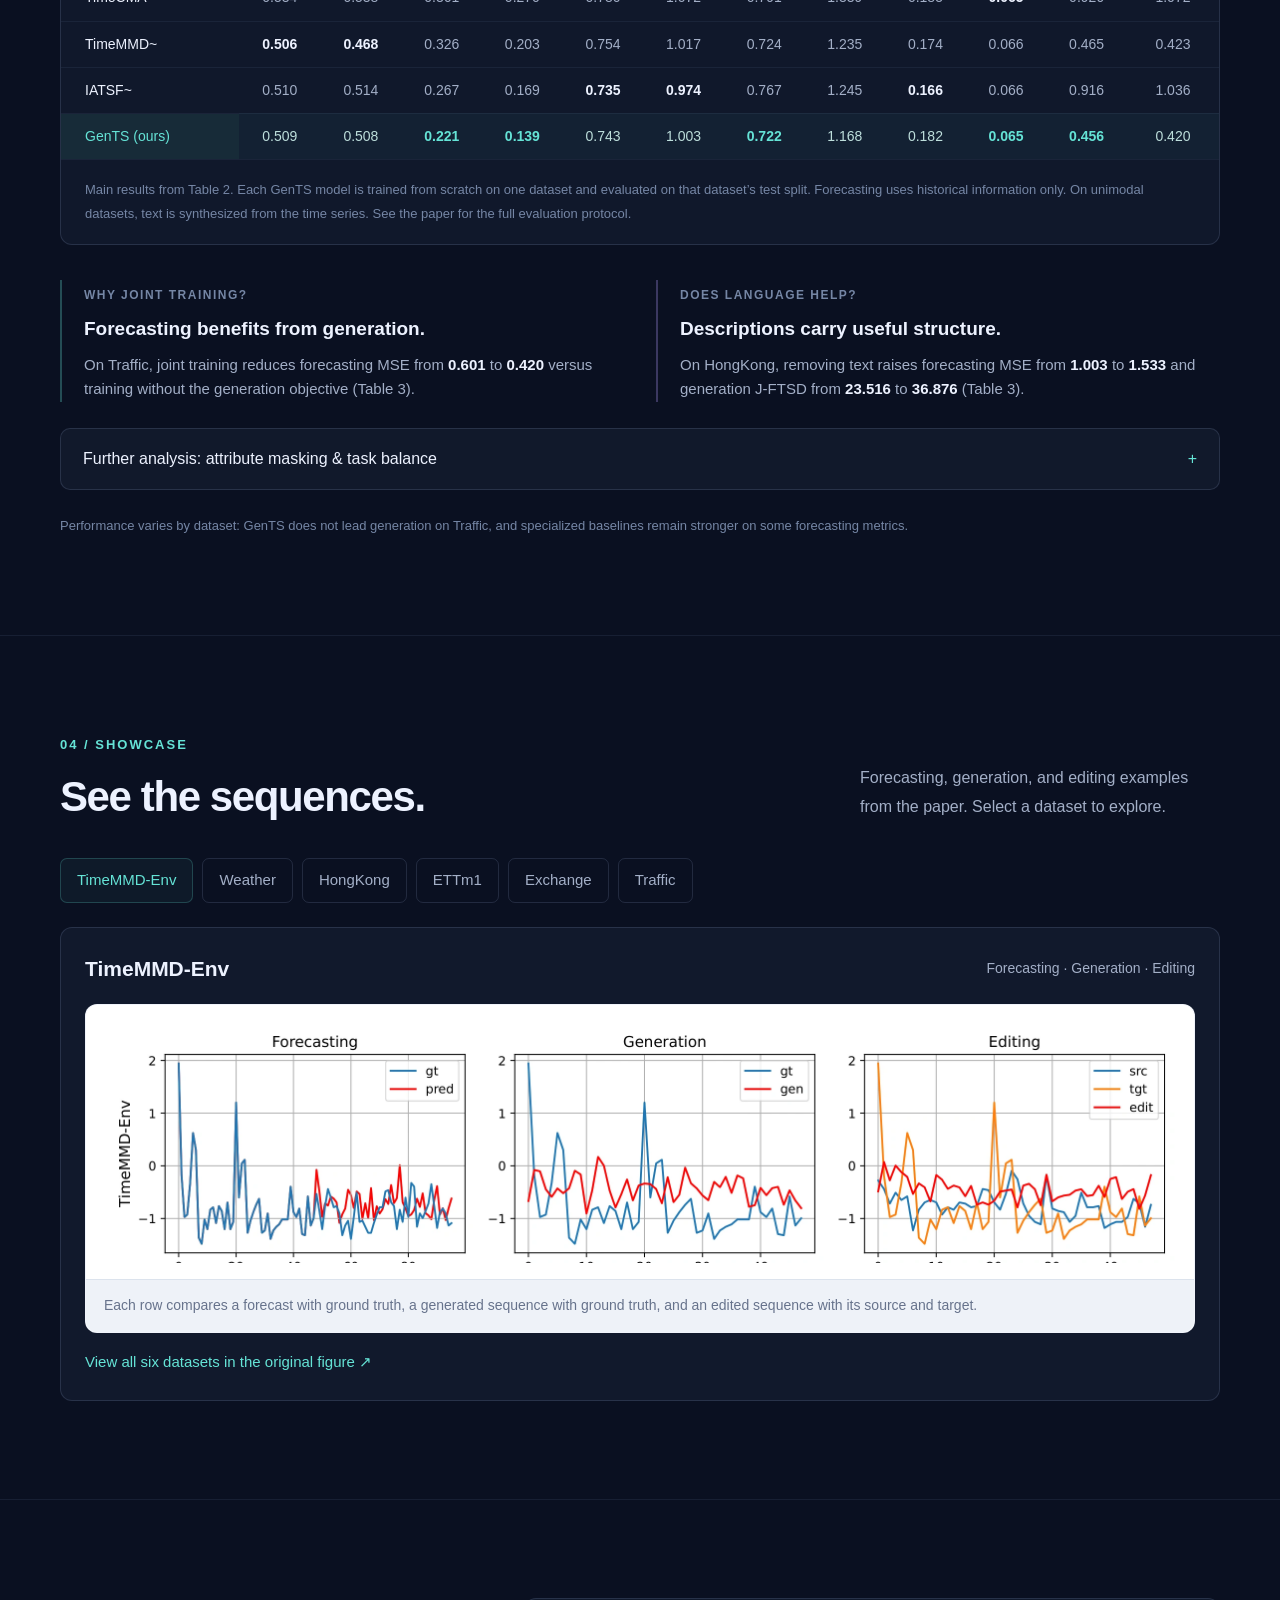
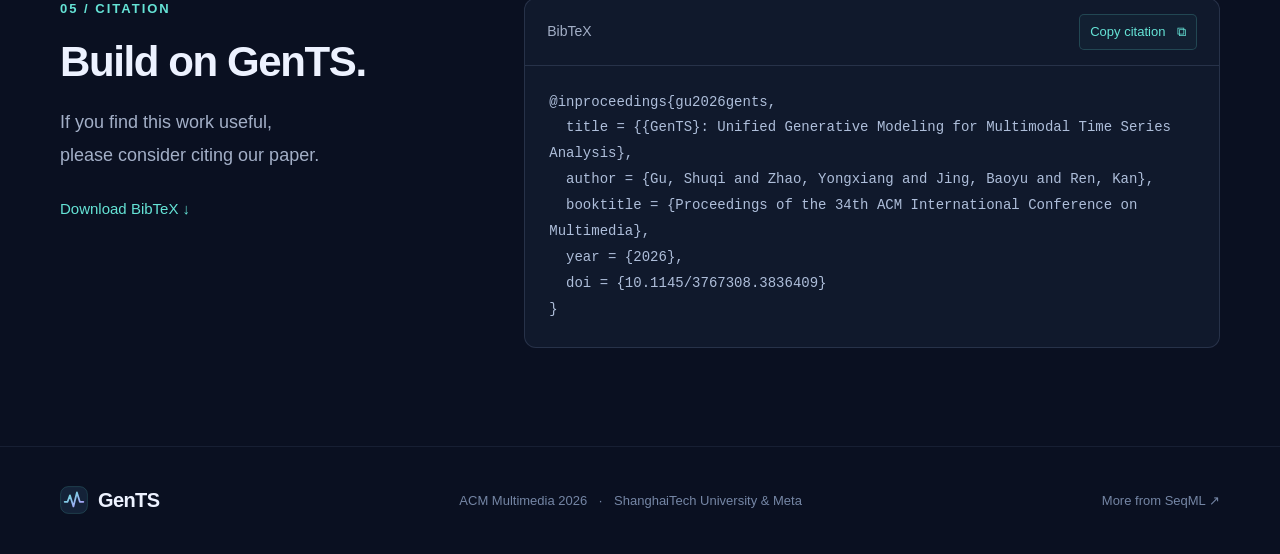
<file: GenTS/index.html>
<!doctype html>
<html lang="en">
<head>
<meta charset="utf-8"><meta name="viewport" content="width=device-width, initial-scale=1">
<title>GenTS | Unified Generative Modeling for Multimodal Time Series Analysis</title>
<meta name="description" content="GenTS unifies text-conditioned time series forecasting, generation, and editing in one diffusion framework. ACM Multimedia 2026.">
<meta name="theme-color" content="#0a1021">
<meta property="og:type" content="website"><meta property="og:title" content="GenTS · One model. Three ways to shape time series.">
<meta property="og:description" content="Unified Generative Modeling for Multimodal Time Series Analysis · ACM Multimedia 2026">
<meta property="og:url" content="https://seqml.github.io/GenTS/"><meta property="og:image" content="https://seqml.github.io/GenTS/assets/images/social-card.png">
<meta name="twitter:card" content="summary_large_image">
<link rel="canonical" href="https://seqml.github.io/GenTS/"><link rel="icon" type="image/svg+xml" href="assets/images/gents-mark.svg">
<link rel="stylesheet" href="assets/css/style.css"><script src="assets/js/main.js" defer></script>
</head>
<body>
<a class="skip-link" href="#main">Skip to content</a>
<div class="ambient" aria-hidden="true"><div class="ambient-grid"></div><canvas id="signal-field"></canvas></div>
<nav class="site-nav" aria-label="Main navigation"><div class="nav-inner">
<a class="brand" href="#home" aria-label="GenTS home"><img src="assets/images/gents-mark.svg" width="32" height="32" alt="">GenTS<span class="brand-divider">/</span><span class="brand-note">MULTIMODAL TIME SERIES</span></a>
<button class="menu-button" aria-expanded="false" aria-controls="nav-links" type="button">Menu <span aria-hidden="true">☰</span></button>
<div class="nav-links" id="nav-links"><a href="#abstract">Abstract</a><a href="#method">Method</a><a href="#evaluation">Evaluation</a><a href="#showcase">Showcase</a><a href="#citation">Citation</a></div>
</div></nav>
<header class="hero" id="home"><div class="container">
<div class="eyebrow"><span class="live-dot"></span> ACM MULTIMEDIA 2026 <span class="eyebrow-line"></span> RESEARCH PROJECT</div>
<h1><span class="project-name">GenTS<span class="name-dot">.</span></span><span class="paper-title">Unified Generative Modeling for<br class="desktop-break"> Multimodal Time Series Analysis</span></h1>
<p class="hero-description">One model. Three ways to shape time series.<br><span>Forecast the future, generate from language, and edit with intent.</span></p>
<p class="authors"><span class="author"><a href="https://openreview.net/profile?id=~Shuqi_Gu1">Shuqi Gu</a><sup>1</sup></span><span class="author"><a href="https://openreview.net/profile?id=~Yongxiang_Zhao1">Yongxiang Zhao</a><sup>1</sup></span><span class="author"><a href="https://openreview.net/profile?id=~Baoyu_Jing1">Baoyu Jing</a><sup>2</sup></span><span class="author"><a href="https://www.saying.ren/">Kan Ren</a><sup>1,†</sup></span></p>
<p class="affiliations"><sup>1</sup> ShanghaiTech University <span> / </span> <sup>2</sup> Meta <span class="corresponding">† Corresponding author</span></p>
<div class="resources"><a class="button primary" href="GenTS.pdf" target="_blank" rel="noopener">Read the paper <span aria-hidden="true">↗</span></a><a class="button" href="https://doi.org/10.1145/3767308.3836409" target="_blank" rel="noopener">ACM DOI <span aria-hidden="true">↗</span></a><button class="button" type="button" disabled title="Repository link will be added later">Code <small>Coming soon</small></button><a class="button subtle" href="#evaluation">Explore results <span aria-hidden="true">↓</span></a></div>
<div class="signal-preview" aria-label="Conceptual illustration of three time series tasks">
<div class="preview-label"><span>THE UNIFIED GENERATIVE PARADIGM</span><span class="preview-note">Language + time series → possibilities</span></div>
<div class="task-grid">
<article class="task-card forecasting"><div class="task-label"><span class="task-index">01</span><h2>Forecasting</h2><span class="task-symbol" aria-hidden="true">↗</span></div><p>History + text → future</p><svg viewBox="0 0 320 100" role="img" aria-label="Observed history continues into a forecast"><defs><linearGradient id="forecast-fill" x2="0" y2="1"><stop stop-color="#56dfd2" stop-opacity=".25"/><stop offset="1" stop-color="#56dfd2" stop-opacity="0"/></linearGradient></defs><path class="chart-grid" d="M0 25H320M0 50H320M0 75H320"/><path fill="url(#forecast-fill)" d="M164 58L180 35 196 42 212 14 228 23 244 7 260 15 276 4 292 8 310 0V55L292 60 276 48 260 66 244 53 228 72 212 57 196 78 180 70 164 58Z"/><path class="wave history" d="M0 76L12 71 24 80 36 52 48 61 60 44 72 63 84 41 96 57 108 47 120 70 132 56 144 64 164 58"/><path class="wave accent" d="M164 58L180 52 196 60 212 36 228 47 244 30 260 40 276 26 292 34 310 23"/><path class="divider" d="M164 9V94"/></svg><div class="task-foot"><span>Observed</span><span>Predicted</span></div></article>
<article class="task-card generation"><div class="task-label"><span class="task-index">02</span><h2>Generation</h2><span class="task-symbol" aria-hidden="true">✧</span></div><p>Text → a new sequence</p><svg viewBox="0 0 320 100" role="img" aria-label="A generated sequence with a rising trend"><path class="chart-grid" d="M0 25H320M0 50H320M0 75H320"/><path class="wave ghost" d="M0 83L12 73 24 86 36 70 48 80 60 61 72 70 84 59 96 68 108 50 120 63 132 47 144 55 156 39 168 49 180 34 192 44 204 28 216 40 228 24 240 31 252 17 264 28 276 11 288 22 300 9 320 16"/><path class="wave accent" d="M0 74L12 83 24 68 36 78 48 62 60 73 72 57 84 70 96 54 108 61 120 47 132 57 144 41 156 53 168 36 180 47 192 30 204 42 216 28 228 37 240 20 252 32 264 17 276 27 288 11 300 22 320 8"/></svg><div class="task-foot"><span>“An upward trend with fluctuations.”</span></div></article>
<article class="task-card editing"><div class="task-label"><span class="task-index">03</span><h2>Editing</h2><span class="task-symbol" aria-hidden="true">⇄</span></div><p>Source + new text → revised sequence</p><svg viewBox="0 0 320 100" role="img" aria-label="A source sequence edited toward a downward trend"><path class="chart-grid" d="M0 25H320M0 50H320M0 75H320"/><path class="wave source" d="M0 52L16 41 32 57 48 47 64 62 80 43 96 54 112 40 128 51 144 35 160 49 176 36 192 48 208 32 224 43 240 28 256 41 272 25 288 37 304 20 320 29"/><path class="wave accent" d="M0 24L16 17 32 31 48 23 64 39 80 29 96 42 112 34 128 48 144 38 160 55 176 47 192 61 208 52 224 67 240 60 256 74 272 66 288 81 304 73 320 88"/></svg><div class="task-foot"><span>“Change the trend to downward.”</span></div></article>
</div><div class="preview-bottom"><span class="mini-dot"></span> A shared diffusion backbone <span>·</span> Joint training <span>·</span> Textual control <span class="schematic-note">Conceptual illustration</span></div>
</div>
<a href="#abstract" class="scroll-hint">DISCOVER GENTS <span aria-hidden="true">↓</span></a>
</div></header>
<main id="main">
<section class="section" id="abstract"><div class="container"><div class="abstract-grid"><div><div class="section-number">01 / ABSTRACT</div><h2>Different tasks.<br>One generative language.</h2><p class="lead">Bring numerical patterns and textual meaning into the same modeling framework.</p><div class="small-facts"><div><strong>3</strong><span>downstream tasks</span></div><div><strong>6</strong><span>real-world datasets</span></div><div><strong>1</strong><span>shared backbone</span></div></div><div class="abstract-copy"><p>Modeling multimodal time series has emerged as an important research direction, aiming to incorporate auxiliary modalities such as textual descriptions to enhance temporal understanding. However, existing methods often treat external modalities as supplementary features, limiting their applicability to specific tasks and resulting in high costs in terms of design, training, and maintenance. In this paper, we propose <strong>GenTS</strong>, a unified generative framework for multimodal time series analysis that integrates multiple downstream tasks within a single model. <strong>GenTS</strong> is jointly trained for text-conditioned time series generation and multimodal forecasting, enabling effective modeling of the joint distribution between time series and external modalities. This unified formulation supports diverse applications, including conditional generation, forecasting, and time series editing. Moreover, by incorporating efficient time series captioning, <strong>GenTS</strong> alleviates the challenge of multimodal data scarcity. Extensive experiments on diverse real-world datasets demonstrate the effectiveness and generality of our approach across multiple tasks.</p></div></div>
<div class="insight-grid"><article class="insight"><span class="icon-box">↗</span><h3>A unified formulation</h3><p>Forecasting, generation, and editing become masked-conditional generation with the same input–output interface.</p></article><article class="insight"><span class="icon-box violet">≋</span><h3>Language as a condition</h3><p>Fine-grained text connects time series patterns to controllable generation and multimodal forecasting.</p></article><article class="insight"><span class="icon-box blue">Aa</span><h3>Caption without training</h3><p>Domain-agnostic statistical and morphological attributes provide aligned text, even for unimodal datasets.</p></article></div></div></div></section>
<section class="section" id="method"><div class="container"><div class="section-head"><div><div class="section-number">02 / METHOD</div><h2>Unify the task.<br>Keep the possibilities.</h2></div><p class="lead">Change the conditions and masks.<br>Keep the model and training pipeline.</p></div>
<figure class="figure-card task-figure"><a href="assets/images/mtasks.webp" target="_blank" rel="noopener" aria-label="Open the three-task formulation figure at full size"><img src="assets/images/mtasks.webp" width="1918" height="488" loading="lazy" alt="Forecasting conditions on history and text; generation uses text; editing uses source time series and updated text."></a><figcaption><span>01 — TASK FORMULATION</span> Three tasks, a consistent condition–target interface. <span class="enlarge">Click figure to enlarge ↗</span></figcaption></figure>
<div class="method-grid"><figure class="figure-card"><a href="assets/images/GenTS.webp" target="_blank" rel="noopener" aria-label="Open GenTS framework figure at full size"><img src="assets/images/GenTS.webp" width="1307" height="1227" loading="lazy" alt="GenTS overall framework with condition and target masks, text captioning, and jointly optimized diffusion noise estimator."></a><figcaption><span>02 — THE FRAMEWORK</span> A shared noise estimator learns forecasting and generation jointly.</figcaption></figure><div class="method-steps"><article><span class="step-number">01</span><div><h3>Describe the signal</h3><p>Extract statistical and morphological attributes with tsfresh. Convert them into aligned descriptions using varied templates; combine with real text when available.</p></div></article><article><span class="step-number">02</span><div><h3>Define what to generate</h3><p>Condition and target masks distinguish observed, generated, and unknown segments. Task tokens specify forecasting or generation.</p></div></article><article><span class="step-number">03</span><div><h3>Learn together. Edit naturally.</h3><p>Jointly optimize forecasting and generation. At inference, editing starts from a perturbed source sequence and denoises under new text, without additional training.</p></div></article><div class="formula"><span>THE SHARED OBJECTIVE</span><p>ℒ = λ<sub>F</sub> ℒ<sub>F</sub> + λ<sub>G</sub> ℒ<sub>G</sub></p><small>Forecasting + generation · default weight ratio 2 : 1</small></div></div></div>
<details class="method-details"><summary>Inside the backbone &amp; captioning pipeline <span aria-hidden="true">+</span></summary><div class="detail-grid"><figure class="figure-card"><img loading="lazy" src="assets/images/model_architecture.webp" alt="Noise estimator architecture with patch projection, text and diffusion-step encoders, and residual attention layers."><figcaption>Noise estimation with text conditioning and diffusion-step embeddings.</figcaption></figure><figure class="figure-card"><img loading="lazy" src="assets/images/caption_example.webp" alt="Two real time series and their generated statistical and morphological captions."><figcaption>Caption examples from the paper: statistics, trends, peaks, and complexity.</figcaption></figure></div></details>
</div></section>
<section class="section" id="evaluation"><div class="container"><div class="section-head"><div><div class="section-number">03 / EVALUATION</div><h2>One framework.<br>Measured across three tasks.</h2></div><p class="lead">Six datasets, from environment and weather to energy, exchange rates, and traffic.</p></div>
<div class="metric-grid"><article><span class="metric-label">GENERATION</span><strong>5<span>/6</span></strong><p>datasets with best J-FTSD<br>and CTTP among compared methods</p></article><article><span class="metric-label">EDITING</span><strong>6<span>/6</span></strong><p>datasets with best RaTS<br>among compared methods</p></article><article><span class="metric-label">WEATHER FORECASTING</span><strong>17.8<span>%</span></strong><p>lower MSE than the best baseline<br>0.139 vs. 0.169 (IATSF)</p></article></div>
<div class="benchmark"><div class="benchmark-toolbar"><div class="tabs" aria-label="Benchmark task"><button id="tab-forecasting" class="active" data-result="forecasting" type="button">Forecasting</button><button id="tab-generation" data-result="generation" type="button">Generation</button><button id="tab-editing" data-result="editing" type="button">Editing</button></div><span class="table-hint">Scroll table to see all datasets ↔</span></div><section class="result-panel" id="results-forecasting" aria-labelledby="tab-forecasting"><h3 class="sr-only">Forecasting results</h3><p class="result-description">Forecasting errors averaged across three prediction horizons. Lower MAE and MSE are better.</p><div class="table-scroll" tabindex="0" role="region" aria-label="Forecasting benchmark table"><table><caption>Forecasting · Table 2 in the paper · Bold: best value (including ties).</caption><thead><tr><th rowspan="2" scope="col">Method</th><th colspan="2" scope="colgroup">TimeMMD-Env</th><th colspan="2" scope="colgroup">Weather</th><th colspan="2" scope="colgroup">HongKong</th><th colspan="2" scope="colgroup">ETTm1</th><th colspan="2" scope="colgroup">Exchange</th><th colspan="2" scope="colgroup">Traffic</th></tr><tr><th scope="col">MAE ↓</th><th scope="col">MSE ↓</th><th scope="col">MAE ↓</th><th scope="col">MSE ↓</th><th scope="col">MAE ↓</th><th scope="col">MSE ↓</th><th scope="col">MAE ↓</th><th scope="col">MSE ↓</th><th scope="col">MAE ↓</th><th scope="col">MSE ↓</th><th scope="col">MAE ↓</th><th scope="col">MSE ↓</th></tr></thead><tbody><tr class="baseline"><th scope="row">DLinear~</th><td>0.627</td><td>0.595</td><td>0.304</td><td>0.205</td><td>0.922</td><td>1.433</td><td><strong>0.722</strong></td><td>1.175</td><td>0.253</td><td>0.129</td><td>0.575</td><td>0.511</td></tr><tr class="baseline"><th scope="row">Autoformer~</th><td>0.835</td><td>1.218</td><td>0.444</td><td>0.377</td><td>1.833</td><td>5.505</td><td>1.257</td><td>2.815</td><td>0.949</td><td>1.795</td><td>2.942</td><td>12.350</td></tr><tr class="baseline"><th scope="row">TimesNet~</th><td>0.538</td><td>0.556</td><td>0.288</td><td>0.207</td><td>0.786</td><td>1.108</td><td>0.790</td><td>1.380</td><td>0.183</td><td>0.066</td><td>0.486</td><td><strong>0.381</strong></td></tr><tr class="baseline"><th scope="row">Diffusion-TS~</th><td>0.532</td><td>0.587</td><td>0.421</td><td>0.406</td><td>0.820</td><td>1.233</td><td>0.746</td><td><strong>1.107</strong></td><td>0.323</td><td>0.198</td><td>0.575</td><td>0.610</td></tr><tr class="baseline"><th scope="row">Moirai~</th><td>0.736</td><td>1.629</td><td>0.349</td><td>0.280</td><td>0.888</td><td>1.458</td><td>1.422</td><td>1.751</td><td>0.180</td><td>0.069</td><td>1.157</td><td>2.109</td></tr><tr class="baseline"><th scope="row">Chronos~</th><td>0.634</td><td>0.790</td><td>0.292</td><td>0.217</td><td>0.798</td><td>1.192</td><td>0.771</td><td>1.277</td><td>0.176</td><td><strong>0.065</strong></td><td>0.656</td><td>0.728</td></tr><tr class="baseline"><th scope="row">TimeCMA~</th><td>0.534</td><td>0.538</td><td>0.361</td><td>0.270</td><td>0.780</td><td>1.072</td><td>0.791</td><td>1.339</td><td>0.185</td><td><strong>0.065</strong></td><td>0.926</td><td>1.072</td></tr><tr class="baseline"><th scope="row">TimeMMD~</th><td><strong>0.506</strong></td><td><strong>0.468</strong></td><td>0.326</td><td>0.203</td><td>0.754</td><td>1.017</td><td>0.724</td><td>1.235</td><td>0.174</td><td>0.066</td><td>0.465</td><td>0.423</td></tr><tr class="baseline"><th scope="row">IATSF~</th><td>0.510</td><td>0.514</td><td>0.267</td><td>0.169</td><td><strong>0.735</strong></td><td><strong>0.974</strong></td><td>0.767</td><td>1.245</td><td><strong>0.166</strong></td><td>0.066</td><td>0.916</td><td>1.036</td></tr><tr class="ours"><th scope="row">GenTS (ours)</th><td>0.509</td><td>0.508</td><td><strong>0.221</strong></td><td><strong>0.139</strong></td><td>0.743</td><td>1.003</td><td><strong>0.722</strong></td><td>1.168</td><td>0.182</td><td><strong>0.065</strong></td><td><strong>0.456</strong></td><td>0.420</td></tr></tbody></table></div></section>
<section class="result-panel" id="results-generation" aria-labelledby="tab-generation"><h3 class="sr-only">Generation results</h3><p class="result-description">Text-conditioned generation. Lower J-FTSD indicates better distributional fidelity; higher CTTP indicates greater similarity to ground truth in the learned embedding space.</p><div class="table-scroll" tabindex="0" role="region" aria-label="Generation benchmark table"><table><caption>Generation · Table 2 in the paper · Bold: best value (including ties).</caption><thead><tr><th rowspan="2" scope="col">Method</th><th colspan="2" scope="colgroup">TimeMMD-Env</th><th colspan="2" scope="colgroup">Weather</th><th colspan="2" scope="colgroup">HongKong</th><th colspan="2" scope="colgroup">ETTm1</th><th colspan="2" scope="colgroup">Exchange</th><th colspan="2" scope="colgroup">Traffic</th></tr><tr><th scope="col">J-FTSD ↓</th><th scope="col">CTTP ↑</th><th scope="col">J-FTSD ↓</th><th scope="col">CTTP ↑</th><th scope="col">J-FTSD ↓</th><th scope="col">CTTP ↑</th><th scope="col">J-FTSD ↓</th><th scope="col">CTTP ↑</th><th scope="col">J-FTSD ↓</th><th scope="col">CTTP ↑</th><th scope="col">J-FTSD ↓</th><th scope="col">CTTP ↑</th></tr></thead><tbody><tr class="baseline"><th scope="row">TimeWeaver~</th><td>421.145</td><td>79.728</td><td>291.369</td><td>55.809</td><td>458.184</td><td>120.509</td><td>40.281</td><td>93.554</td><td>78.282</td><td>85.068</td><td><strong>140.031</strong></td><td><strong>55.520</strong></td></tr><tr class="baseline"><th scope="row">TEdit~</th><td>423.662</td><td>76.808</td><td>290.678</td><td>54.996</td><td>457.276</td><td>120.956</td><td>30.761</td><td>108.750</td><td>80.606</td><td>82.621</td><td>141.305</td><td>55.097</td></tr><tr class="ours"><th scope="row">GenTS (ours)</th><td><strong>166.379</strong></td><td><strong>83.687</strong></td><td><strong>1.320</strong></td><td><strong>115.251</strong></td><td><strong>23.516</strong></td><td><strong>140.052</strong></td><td><strong>27.227</strong></td><td><strong>127.575</strong></td><td><strong>45.801</strong></td><td><strong>180.377</strong></td><td>178.937</td><td>44.942</td></tr></tbody></table></div></section>
<section class="result-panel" id="results-editing" aria-labelledby="tab-editing"><h3 class="sr-only">Editing results</h3><p class="result-description">Text-guided editing. Higher RaTS indicates stronger target-over-source alignment; higher CTTP indicates greater similarity to ground truth in the learned embedding space.</p><div class="table-scroll" tabindex="0" role="region" aria-label="Editing benchmark table"><table><caption>Editing · Table 2 in the paper · Bold: best value (including ties).</caption><thead><tr><th rowspan="2" scope="col">Method</th><th colspan="2" scope="colgroup">TimeMMD-Env</th><th colspan="2" scope="colgroup">Weather</th><th colspan="2" scope="colgroup">HongKong</th><th colspan="2" scope="colgroup">ETTm1</th><th colspan="2" scope="colgroup">Exchange</th><th colspan="2" scope="colgroup">Traffic</th></tr><tr><th scope="col">RaTS ↑</th><th scope="col">CTTP ↑</th><th scope="col">RaTS ↑</th><th scope="col">CTTP ↑</th><th scope="col">RaTS ↑</th><th scope="col">CTTP ↑</th><th scope="col">RaTS ↑</th><th scope="col">CTTP ↑</th><th scope="col">RaTS ↑</th><th scope="col">CTTP ↑</th><th scope="col">RaTS ↑</th><th scope="col">CTTP ↑</th></tr></thead><tbody><tr class="baseline"><th scope="row">TimeWeaver~</th><td>0.584</td><td>79.238</td><td>0.364</td><td>56.035</td><td>0.088</td><td>117.900</td><td>0.282</td><td>93.854</td><td>-1.411</td><td>88.967</td><td>-0.622</td><td>52.182</td></tr><tr class="baseline"><th scope="row">TEdit~</th><td>0.556</td><td>76.011</td><td>0.370</td><td>55.962</td><td>0.078</td><td>117.916</td><td>0.551</td><td>107.843</td><td>-1.577</td><td>83.941</td><td>-0.498</td><td><strong>56.721</strong></td></tr><tr class="ours"><th scope="row">GenTS (ours)</th><td><strong>1.451</strong></td><td><strong>84.059</strong></td><td><strong>3.071</strong></td><td><strong>115.281</strong></td><td><strong>0.121</strong></td><td><strong>140.376</strong></td><td><strong>0.795</strong></td><td><strong>128.247</strong></td><td><strong>0.796</strong></td><td><strong>180.166</strong></td><td><strong>4.412</strong></td><td>43.434</td></tr></tbody></table></div></section>
<p class="benchmark-note">Main results from Table 2. Each GenTS model is trained from scratch on one dataset and evaluated on that dataset’s test split. Forecasting uses historical information only. On unimodal datasets, text is synthesized from the time series. See the paper for the full evaluation protocol.</p></div>
<div class="findings"><article><span class="section-number">WHY JOINT TRAINING?</span><h3>Forecasting benefits from generation.</h3><p>On Traffic, joint training reduces forecasting MSE from <b>0.601</b> to <b>0.420</b> versus training without the generation objective (Table 3).</p></article><article><span class="section-number">DOES LANGUAGE HELP?</span><h3>Descriptions carry useful structure.</h3><p>On HongKong, removing text raises forecasting MSE from <b>1.003</b> to <b>1.533</b> and generation J-FTSD from <b>23.516</b> to <b>36.876</b> (Table 3).</p></article></div>
<details class="method-details"><summary>Further analysis: attribute masking &amp; task balance <span aria-hidden="true">+</span></summary><div class="analysis-figures"><figure class="figure-card"><a href="assets/images/attr_mask.webp" target="_blank" rel="noopener" aria-label="Open attribute masking results"><img loading="lazy" src="assets/images/attr_mask.webp" alt="Forecasting error ratios after masking complexity, seasonality, trend, and distribution descriptions on four datasets."></a><figcaption>Attribute masking: different textual attributes contribute differently across datasets. Larger error ratios indicate greater impact on forecasting.</figcaption></figure><figure class="figure-card"><a href="assets/images/sensitivity_study.webp" target="_blank" rel="noopener" aria-label="Open task loss sensitivity results"><img loading="lazy" src="assets/images/sensitivity_study.webp" alt="Forecasting MSE and generation CTTP under different forecasting-to-generation loss weight ratios on HongKong and Traffic."></a><figcaption>Task balance: the paper adopts a forecasting-to-generation loss weight ratio of 2:1 across datasets.</figcaption></figure></div></details><p class="evaluation-caveat">Performance varies by dataset: GenTS does not lead generation on Traffic, and specialized baselines remain stronger on some forecasting metrics.</p>
</div></section>
<section class="section" id="showcase"><div class="container"><div class="section-head"><div><div class="section-number">04 / SHOWCASE</div><h2>See the sequences.</h2></div><p class="lead">Forecasting, generation, and editing examples from the paper. Select a dataset to explore.</p></div>
<div class="showcase-tabs tabs" aria-label="Case study dataset"><button type="button" data-case="timemmd-env" class="active" aria-pressed="true">TimeMMD-Env</button><button type="button" data-case="weather" class="" aria-pressed="false">Weather</button><button type="button" data-case="hongkong" class="" aria-pressed="false">HongKong</button><button type="button" data-case="ettm1" class="" aria-pressed="false">ETTm1</button><button type="button" data-case="exchange" class="" aria-pressed="false">Exchange</button><button type="button" data-case="traffic" class="" aria-pressed="false">Traffic</button></div>
<div class="case-view"><div class="case-title"><h3 id="case-name">TimeMMD-Env</h3><span>Forecasting · Generation · Editing</span></div><figure class="figure-card"><img id="case-image" src="assets/images/case-timemmd-env.webp" width="2160" height="486" loading="lazy" alt="TimeMMD-Env: forecasting, generation and editing examples from the paper."><figcaption id="case-caption">Each row compares a forecast with ground truth, a generated sequence with ground truth, and an edited sequence with its source and target.</figcaption></figure><a class="text-link" href="assets/images/case_study.webp" target="_blank" rel="noopener">View all six datasets in the original figure ↗</a></div>
<noscript><p>View the <a href="assets/images/case_study.webp">complete case study figure</a> for all six datasets.</p></noscript>
</div></section>
<section class="section citation-section" id="citation"><div class="container citation-grid"><div><div class="section-number">05 / CITATION</div><h2>Build on GenTS.</h2><p class="lead">If you find this work useful,<br>please consider citing our paper.</p><a href="citation.bib" class="text-link" download>Download BibTeX ↓</a></div><div class="citation-card"><div class="code-header"><span>BibTeX</span><button id="copy-citation" type="button">Copy citation <span aria-hidden="true">⧉</span></button></div><pre><code id="bibtex">@inproceedings{gu2026gents,
  title = {{GenTS}: Unified Generative Modeling for Multimodal Time Series Analysis},
  author = {Gu, Shuqi and Zhao, Yongxiang and Jing, Baoyu and Ren, Kan},
  booktitle = {Proceedings of the 34th ACM International Conference on Multimedia},
  year = {2026},
  doi = {10.1145/3767308.3836409}
}</code></pre><span class="copy-status" role="status" aria-live="polite"></span></div></div></section>
</main>
<footer><div class="container footer-inner"><a class="brand" href="#home"><img src="assets/images/gents-mark.svg" width="28" height="28" alt="">GenTS</a><p>ACM Multimedia 2026 <span>·</span> ShanghaiTech University &amp; Meta</p><a href="https://seqml.github.io/">More from SeqML ↗</a></div></footer>
</body></html>
</file>
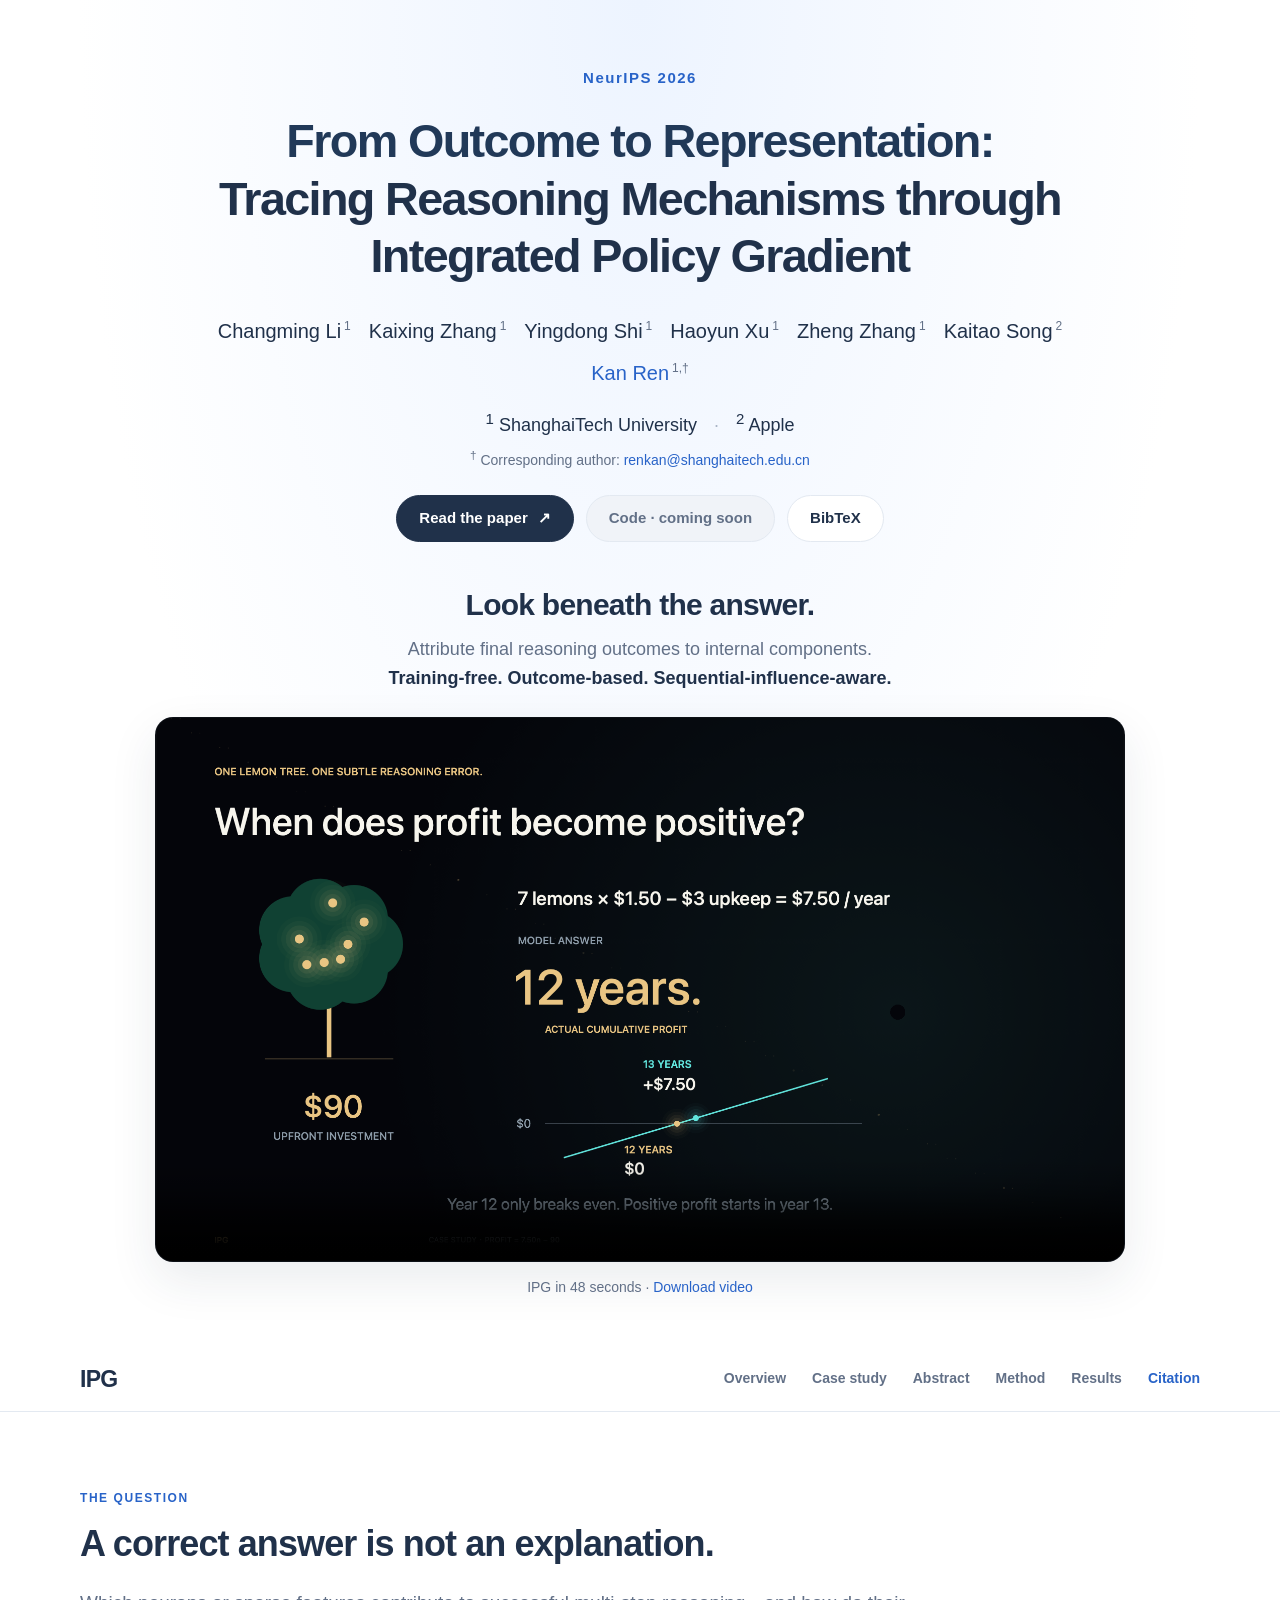
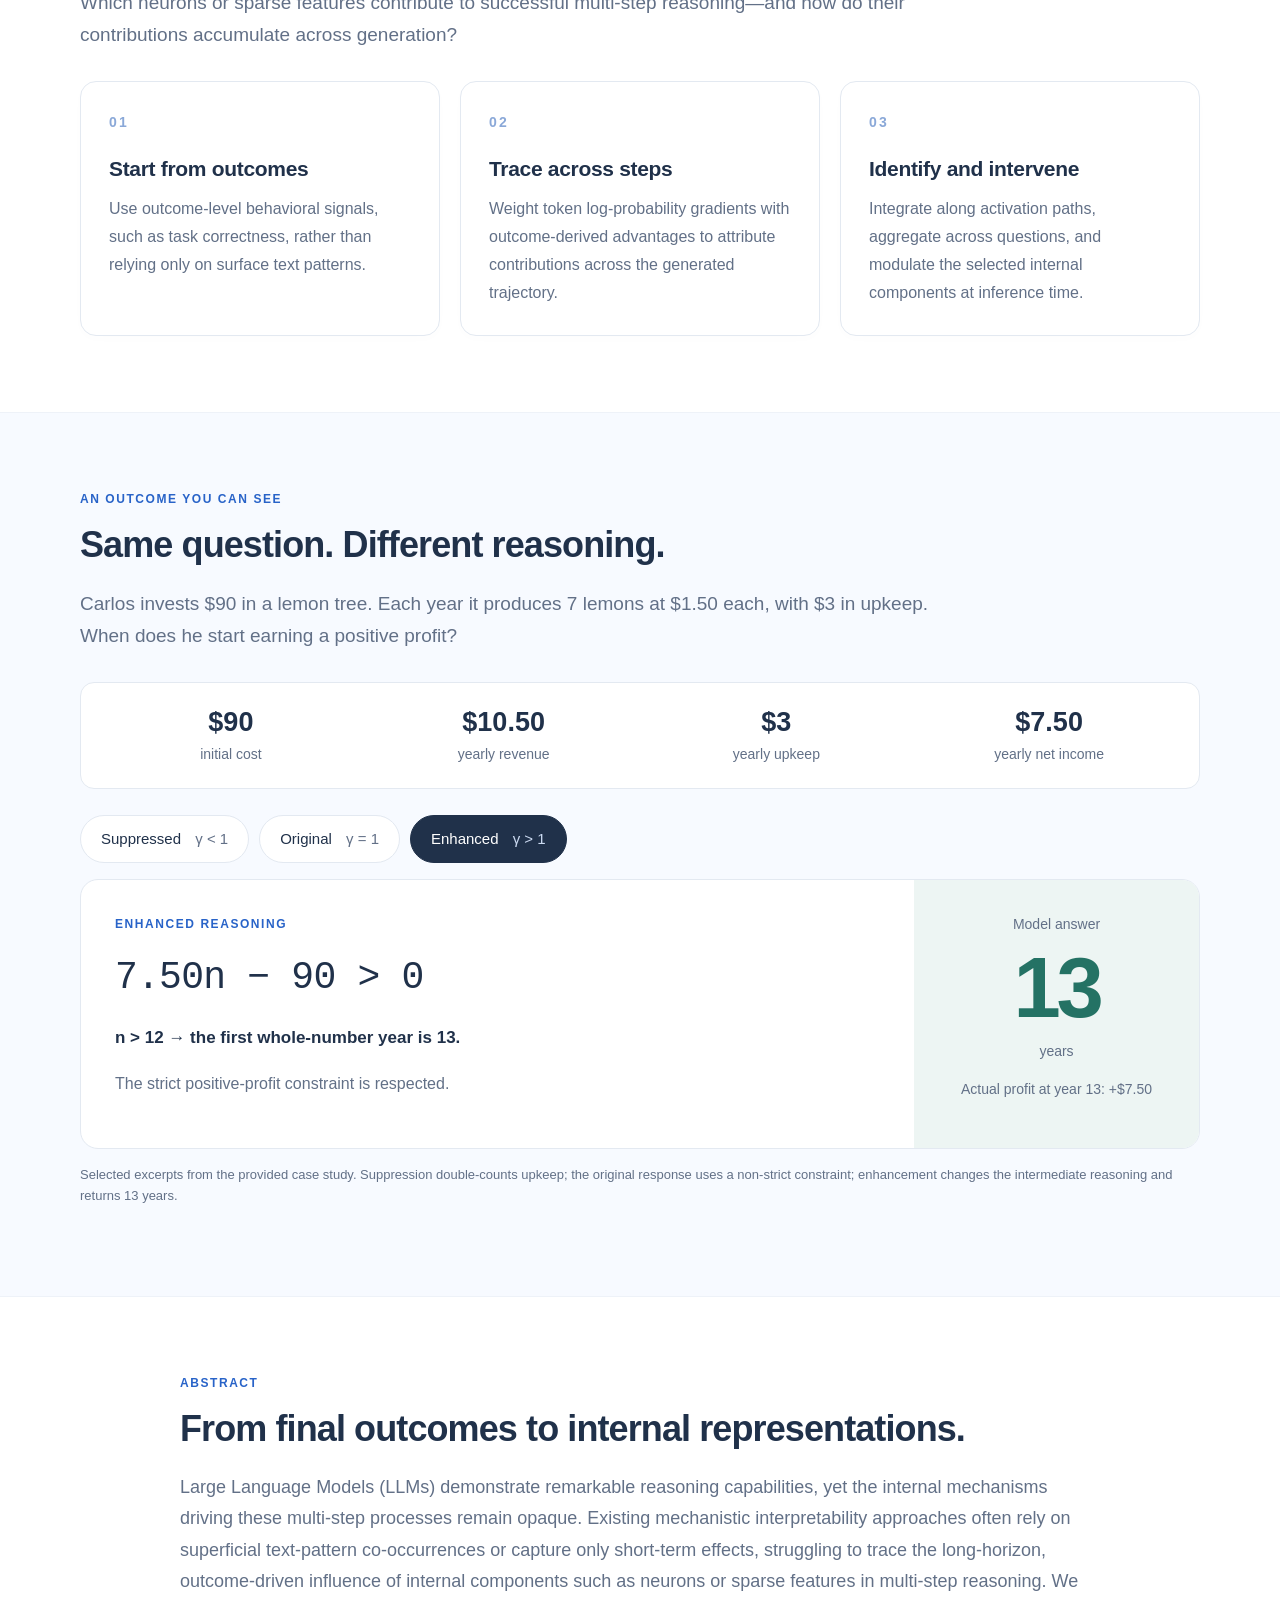
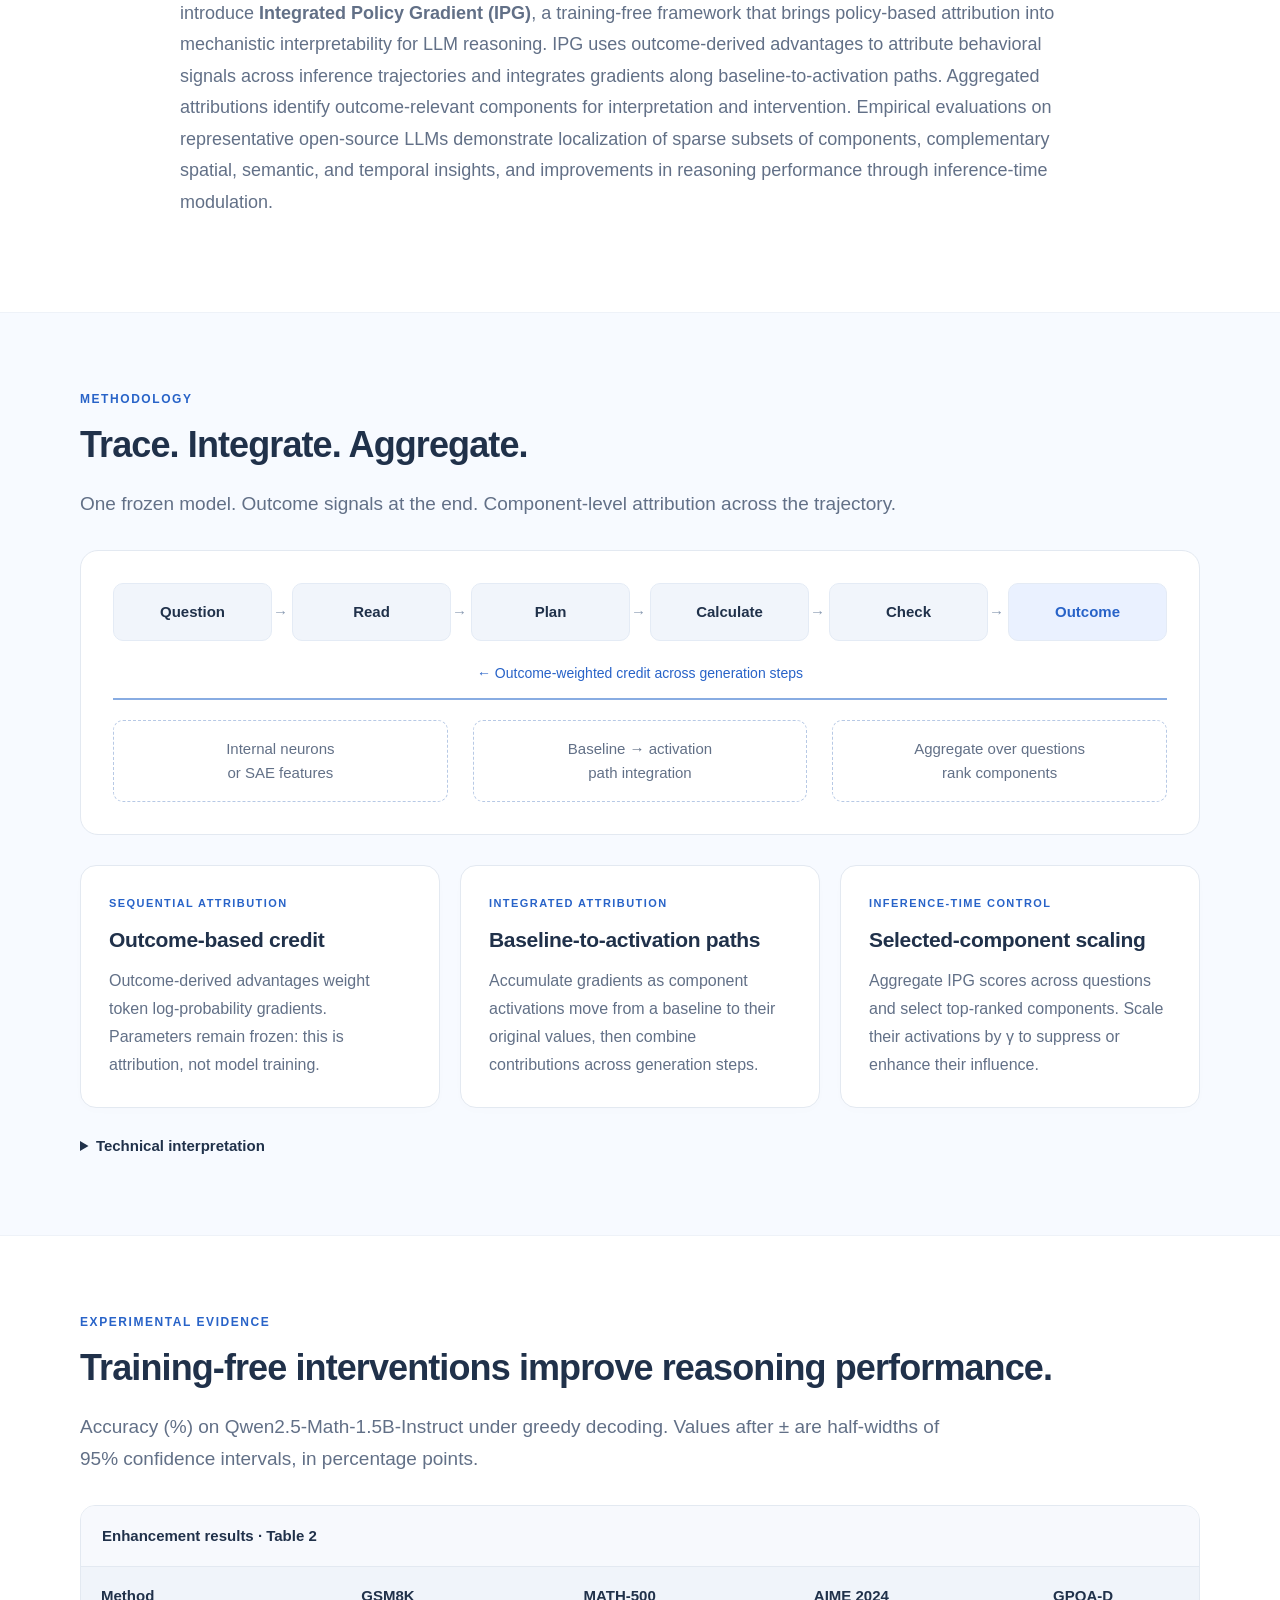
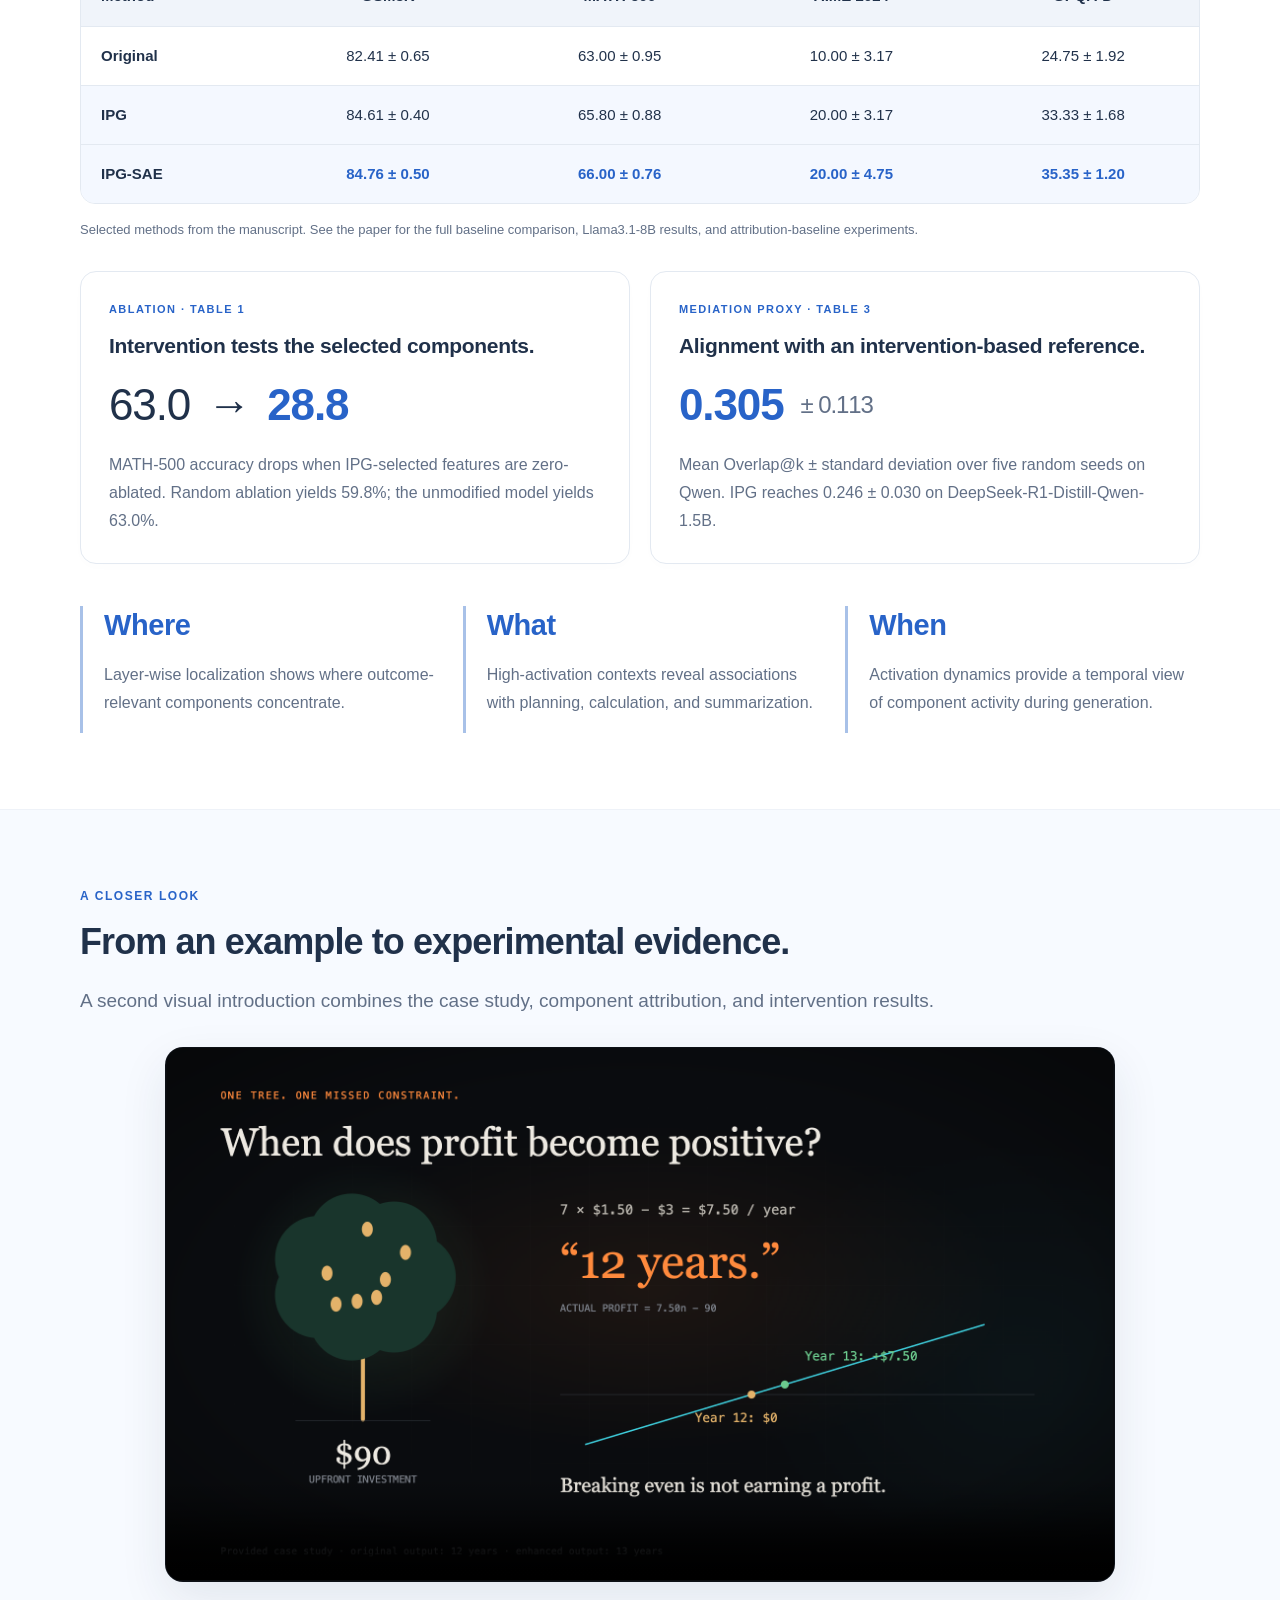
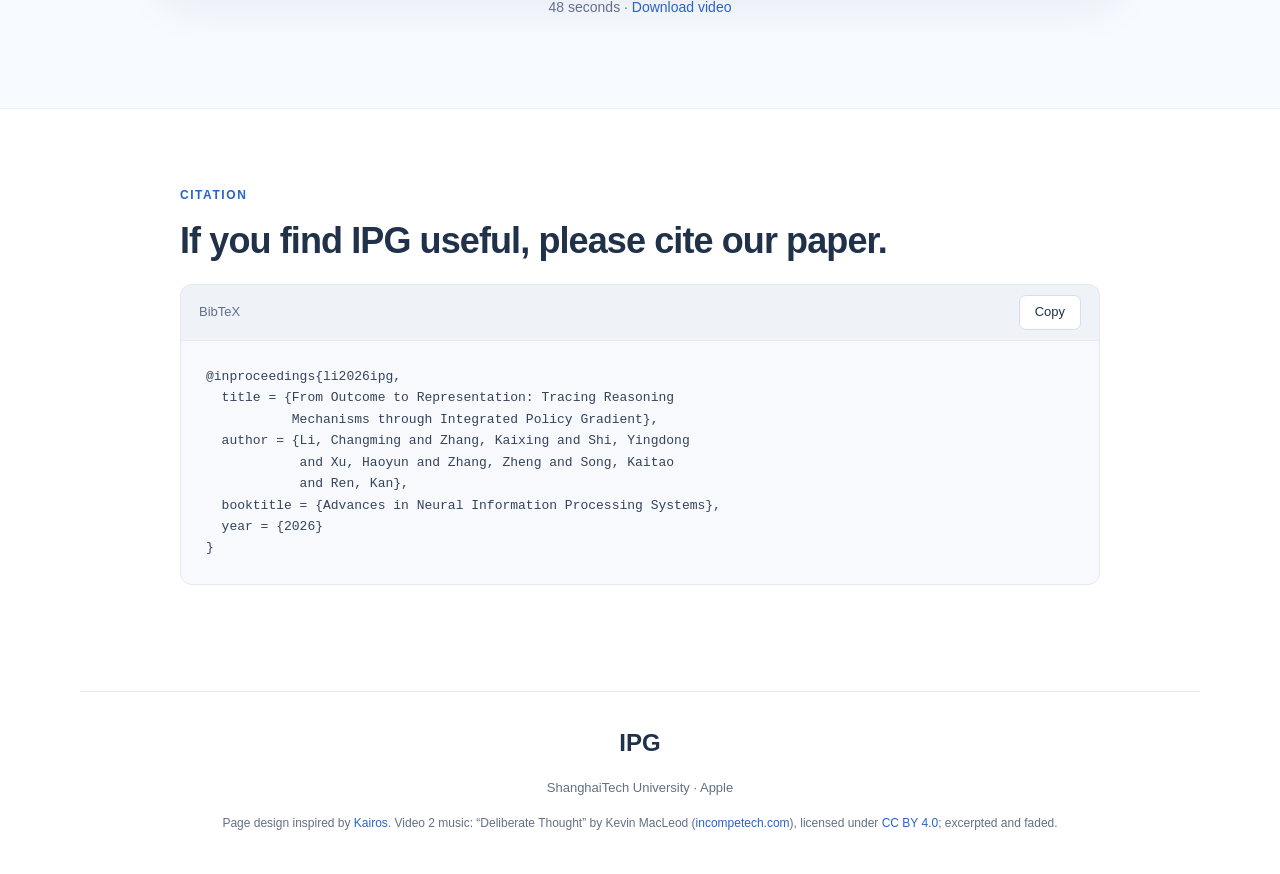
<file: IPG/index.html>
<!doctype html>
<html lang="en">
<head>
  <meta charset="utf-8">
  <meta name="viewport" content="width=device-width,initial-scale=1">
  <meta name="description" content="Integrated Policy Gradient: training-free attribution of multi-step LLM reasoning from outcomes to internal components. NeurIPS 2026.">
  <meta name="theme-color" content="#f7faff">
  <meta property="og:title" content="IPG — From Outcome to Representation">
  <meta property="og:description" content="Tracing Reasoning Mechanisms through Integrated Policy Gradient. NeurIPS 2026.">
  <meta property="og:type" content="website">
  <title>IPG: From Outcome to Representation</title>
  <link rel="stylesheet" href="./static/css/style.css">
  <script src="./static/js/site.js" defer></script>
</head>
<body>
<a class="skip" href="#overview">Skip to content</a>
<header class="hero">
  <div class="container">
    <p class="venue">NeurIPS 2026</p>
    <h1><span class="accent">From Outcome to Representation:</span><br>Tracing Reasoning Mechanisms through<br class="desktop-break"> Integrated Policy Gradient</h1>
    <div class="authors">
      <span>Changming Li<sup>1</sup></span><span>Kaixing Zhang<sup>1</sup></span><span>Yingdong Shi<sup>1</sup></span><span>Haoyun Xu<sup>1</sup></span><span>Zheng Zhang<sup>1</sup></span><span>Kaitao Song<sup>2</sup></span><a href="https://www.saying.ren/" target="_blank" rel="noopener noreferrer">Kan Ren<sup>1,†</sup></a>
    </div>
    <p class="affiliations"><sup>1</sup> ShanghaiTech University <span>·</span> <sup>2</sup> Apple</p>
    <p class="correspondence"><sup>†</sup> Corresponding author: <a href="mailto:renkan@shanghaitech.edu.cn">renkan@shanghaitech.edu.cn</a></p>
    <div class="resource-links"><a class="button primary" href="https://arxiv.org/abs/2602.02313" target="_blank" rel="noopener">Read the paper <span aria-hidden="true">↗</span></a><span class="button unavailable" aria-disabled="true">Code · coming soon</span><a class="button" href="#citation">BibTeX</a></div>
    <p class="tagline">Look beneath the answer.</p>
    <p class="hero-description">Attribute final reasoning outcomes to internal components.<br><strong>Training-free. Outcome-based. Sequential-influence-aware.</strong></p>
    <div class="video-shell"><video id="intro-video" controls playsinline preload="metadata" poster="./static/images/video-poster.png"><source src="./static/videos/ipg-introduction.mp4" type="video/mp4">Your browser does not support video. <a href="./static/videos/ipg-introduction.mp4">Download the introduction.</a></video></div>
    <p class="video-caption">IPG in 48 seconds · <a href="./static/videos/ipg-introduction.mp4" download>Download video</a></p>
  </div>
</header>
<nav class="section-nav" aria-label="Page sections"><div class="container"><a class="brand" href="#">IPG</a><div class="nav-links"><a href="#overview">Overview</a><a href="#case-study">Case study</a><a href="#abstract">Abstract</a><a href="#methodology">Method</a><a href="#results">Results</a><a href="#citation">Citation</a></div></div></nav>
<main>
<section id="overview" class="section container">
  <p class="eyebrow">The question</p><h2>A correct answer is not an explanation.</h2>
  <p class="lead">Which neurons or sparse features contribute to successful multi-step reasoning—and how do their contributions accumulate across generation?</p>
  <div class="cards three"><article class="card"><span class="card-number">01</span><h3>Start from outcomes</h3><p>Use outcome-level behavioral signals, such as task correctness, rather than relying only on surface text patterns.</p></article><article class="card"><span class="card-number">02</span><h3>Trace across steps</h3><p>Weight token log-probability gradients with outcome-derived advantages to attribute contributions across the generated trajectory.</p></article><article class="card"><span class="card-number">03</span><h3>Identify and intervene</h3><p>Integrate along activation paths, aggregate across questions, and modulate the selected internal components at inference time.</p></article></div>
</section>
<section id="case-study" class="section tinted"><div class="container">
  <p class="eyebrow">An outcome you can see</p><h2>Same question. Different reasoning.</h2>
  <p class="lead">Carlos invests $90 in a lemon tree. Each year it produces 7 lemons at $1.50 each, with $3 in upkeep. When does he start earning a positive profit?</p>
  <div class="economics"><span><strong>$90</strong> initial cost</span><span><strong>$10.50</strong> yearly revenue</span><span><strong>$3</strong> yearly upkeep</span><span><strong>$7.50</strong> yearly net income</span></div>
  <div class="state-controls" role="group" aria-label="Choose intervention state"><button type="button" data-state="suppressed" aria-pressed="false">Suppressed <span>γ &lt; 1</span></button><button type="button" data-state="original" aria-pressed="false">Original <span>γ = 1</span></button><button type="button" data-state="enhanced" aria-pressed="true">Enhanced <span>γ &gt; 1</span></button></div>
  <div class="case-panel" data-active="enhanced"><div class="reasoning"><p id="state-label" class="eyebrow">Enhanced reasoning</p><div id="state-equation" class="equation">7.50n − 90 &gt; 0</div><p id="state-solve" class="solve">n &gt; 12 → the first whole-number year is 13.</p><p id="state-diagnosis">The strict positive-profit constraint is respected.</p></div><div class="answer"><span>Model answer</span><strong id="state-answer">13</strong><span>years</span><p id="state-profit">Actual profit at year 13: +$7.50</p></div></div>
  <p class="caption">Selected excerpts from the provided case study. Suppression double-counts upkeep; the original response uses a non-strict constraint; enhancement changes the intermediate reasoning and returns 13 years.</p>
</div></section>
<section id="abstract" class="section container narrow"><p class="eyebrow">Abstract</p><h2>From final outcomes to internal representations.</h2><p>Large Language Models (LLMs) demonstrate remarkable reasoning capabilities, yet the internal mechanisms driving these multi-step processes remain opaque. Existing mechanistic interpretability approaches often rely on superficial text-pattern co-occurrences or capture only short-term effects, struggling to trace the long-horizon, outcome-driven influence of internal components such as neurons or sparse features in multi-step reasoning. We introduce <strong>Integrated Policy Gradient (IPG)</strong>, a training-free framework that brings policy-based attribution into mechanistic interpretability for LLM reasoning. IPG uses outcome-derived advantages to attribute behavioral signals across inference trajectories and integrates gradients along baseline-to-activation paths. Aggregated attributions identify outcome-relevant components for interpretation and intervention. Empirical evaluations on representative open-source LLMs demonstrate localization of sparse subsets of components, complementary spatial, semantic, and temporal insights, and improvements in reasoning performance through inference-time modulation.</p></section>
<section id="methodology" class="section tinted"><div class="container"><p class="eyebrow">Methodology</p><h2>Trace. Integrate. Aggregate.</h2><p class="lead">One frozen model. Outcome signals at the end. Component-level attribution across the trajectory.</p>
  <div class="method-diagram" aria-label="IPG method: question leads to sequential token generation, outcome-derived credit traces back across steps, and path integration yields aggregated component scores"><div class="generation"><span>Question</span><span>Read</span><span>Plan</span><span>Calculate</span><span>Check</span><span class="outcome">Outcome</span></div><div class="credit-line"><span>← Outcome-weighted credit across generation steps</span></div><div class="component-row"><div>Internal neurons<br>or SAE features</div><div>Baseline → activation<br>path integration</div><div>Aggregate over questions<br>rank components</div></div></div>
  <div class="cards three"><article class="card"><p class="eyebrow">Sequential attribution</p><h3>Outcome-based credit</h3><p>Outcome-derived advantages weight token log-probability gradients. Parameters remain frozen: this is attribution, not model training.</p></article><article class="card"><p class="eyebrow">Integrated attribution</p><h3>Baseline-to-activation paths</h3><p>Accumulate gradients as component activations move from a baseline to their original values, then combine contributions across generation steps.</p></article><article class="card"><p class="eyebrow">Inference-time control</p><h3>Selected-component scaling</h3><p>Aggregate IPG scores across questions and select top-ranked components. Scale their activations by γ to suppress or enhance their influence.</p></article></div>
  <details class="technical"><summary>Technical interpretation</summary><p>IPG is an outcome-oriented, sequential attribution framework motivated by a linear approximation of mediation effects. Its gradient-based scores are evaluated through component interventions and alignment with a group-based zero-ablation mediation proxy; they are not exact counterfactual mediation estimates.</p></details>
</div></section>
<section id="results" class="section container"><p class="eyebrow">Experimental evidence</p><h2>Training-free interventions improve reasoning performance.</h2><p class="lead">Accuracy (%) on Qwen2.5-Math-1.5B-Instruct under greedy decoding. Values after ± are half-widths of 95% confidence intervals, in percentage points.</p><div class="table-scroll" tabindex="0" role="region" aria-label="Reasoning benchmark results"><table><caption>Enhancement results · Table 2</caption><thead><tr><th scope="col">Method</th><th scope="col">GSM8K</th><th scope="col">MATH-500</th><th scope="col">AIME 2024</th><th scope="col">GPQA-D</th></tr></thead><tbody><tr><th scope="row">Original</th><td>82.41 ± 0.65</td><td>63.00 ± 0.95</td><td>10.00 ± 3.17</td><td>24.75 ± 1.92</td></tr><tr class="highlight"><th scope="row">IPG</th><td>84.61 ± 0.40</td><td>65.80 ± 0.88</td><td>20.00 ± 3.17</td><td>33.33 ± 1.68</td></tr><tr class="highlight"><th scope="row">IPG-SAE</th><td><strong>84.76 ± 0.50</strong></td><td><strong>66.00 ± 0.76</strong></td><td><strong>20.00 ± 4.75</strong></td><td><strong>35.35 ± 1.20</strong></td></tr></tbody></table></div><p class="caption">Selected methods from the manuscript. See the paper for the full baseline comparison, Llama3.1-8B results, and attribution-baseline experiments.</p>
<div class="cards two"><article class="card evidence"><p class="eyebrow">Ablation · Table 1</p><h3>Intervention tests the selected components.</h3><div class="stat-flow"><span>63.0</span><span aria-hidden="true">→</span><strong>28.8</strong></div><p>MATH-500 accuracy drops when IPG-selected features are zero-ablated. Random ablation yields 59.8%; the unmodified model yields 63.0%.</p></article><article class="card evidence"><p class="eyebrow">Mediation proxy · Table 3</p><h3>Alignment with an intervention-based reference.</h3><div class="stat-flow"><strong>0.305</strong><span class="stat-unit">± 0.113</span></div><p>Mean Overlap@k ± standard deviation over five random seeds on Qwen. IPG reaches 0.246 ± 0.030 on DeepSeek-R1-Distill-Qwen-1.5B.</p></article></div>
<div class="analysis-grid"><article><h3>Where</h3><p>Layer-wise localization shows where outcome-relevant components concentrate.</p></article><article><h3>What</h3><p>High-activation contexts reveal associations with planning, calculation, and summarization.</p></article><article><h3>When</h3><p>Activation dynamics provide a temporal view of component activity during generation.</p></article></div>
</section>
<section class="section tinted"><div class="container"><p class="eyebrow">A closer look</p><h2>From an example to experimental evidence.</h2><p class="lead">A second visual introduction combines the case study, component attribution, and intervention results.</p><div class="video-shell secondary"><video controls playsinline preload="none" poster="./static/images/evidence-poster.png"><source src="./static/videos/ipg-evidence.mp4" type="video/mp4">Your browser does not support video. <a href="./static/videos/ipg-evidence.mp4">Download the second video.</a></video></div><p class="video-caption">48 seconds · <a href="./static/videos/ipg-evidence.mp4" download>Download video</a></p></div></section>
<section id="citation" class="section container narrow"><p class="eyebrow">Citation</p><h2>If you find IPG useful, please cite our paper.</h2><div class="citation-header"><span>BibTeX</span><button id="copy-citation" type="button">Copy</button></div><pre><code id="bibtex">@inproceedings{li2026ipg,
  title = {From Outcome to Representation: Tracing Reasoning
           Mechanisms through Integrated Policy Gradient},
  author = {Li, Changming and Zhang, Kaixing and Shi, Yingdong
            and Xu, Haoyun and Zhang, Zheng and Song, Kaitao
            and Ren, Kan},
  booktitle = {Advances in Neural Information Processing Systems},
  year = {2026}
}</code></pre><p id="copy-status" role="status" aria-live="polite"></p></section>
</main>
<footer class="site-footer container"><strong>IPG</strong><p>ShanghaiTech University · Apple</p><p>Page design inspired by <a href="https://mldi.group/Kairos/">Kairos</a>. Video 2 music: “Deliberate Thought” by Kevin MacLeod (<a href="https://incompetech.com/">incompetech.com</a>), licensed under <a href="https://creativecommons.org/licenses/by/4.0/">CC BY 4.0</a>; excerpted and faded.</p></footer>
</body>
</html>
</file>
<file: styles.css>
:root {
  --ink: #101210;
  --paper: #f4f3ed;
  --white: #ffffff;
  --line: #c9cac2;
  --muted: #62665f;
  --cyan: #31d5df;
  --coral: #ff5b45;
  --lime: #b9df54;
  --yellow: #f5ca52;
  --max: 1320px;
  --body-size: 20px;
  --small-size: 16px;
  --caption-size: 15px;
}

* { box-sizing: border-box; }
html { scroll-behavior: smooth; }
body { margin: 0; background: var(--paper); color: var(--ink); font-family: Inter, "Helvetica Neue", Arial, sans-serif; letter-spacing: 0; }
body, button, input { font-size: var(--body-size); }
a { color: inherit; }
img, video { display: block; max-width: 100%; }
button, input { font: inherit; }
button { color: inherit; }
.skip-link { position: fixed; left: 12px; top: -50px; z-index: 100; background: white; padding: 10px 14px; }
.skip-link:focus { top: 12px; }
.sr-only { position: absolute; width: 1px; height: 1px; padding: 0; margin: -1px; overflow: hidden; clip: rect(0, 0, 0, 0); white-space: nowrap; border: 0; }
.section { width: min(var(--max), calc(100% - 64px)); margin: 0 auto; }

.site-header { position: fixed; z-index: 50; top: 0; left: 0; width: 100%; height: 76px; display: grid; grid-template-columns: 1fr auto 1fr; align-items: center; padding: 0 32px; color: white; border-bottom: 1px solid rgba(255,255,255,.16); transition: background .25s ease, color .25s ease, height .25s ease; }
.site-header.is-scrolled { height: 64px; color: var(--ink); background: rgba(244,243,237,.92); backdrop-filter: blur(14px); border-color: var(--line); }
.wordmark { justify-self: start; display: inline-flex; align-items: center; gap: 12px; text-decoration: none; }
.wordmark-mark { font: 800 21px/1 Arial, sans-serif; }
.wordmark-school { padding-left: 12px; border-left: 1px solid currentColor; font-size: 9px; line-height: 1.15; text-transform: uppercase; }
.desktop-nav { display: flex; gap: 28px; }
.desktop-nav a, .header-link { font-size: 13px; font-weight: 650; text-decoration: none; }
.desktop-nav a:hover, .header-link:hover { text-decoration: underline; text-underline-offset: 5px; }
.header-link { justify-self: end; }
.header-actions { justify-self: end; display: flex; align-items: center; gap: 18px; }
.share-button { padding: 0; border: 0; color: inherit; background: transparent; font-size: 13px; font-weight: 650; cursor: pointer; }
.share-button:hover { text-decoration: underline; text-underline-offset: 5px; }

.hero { position: relative; min-height: 92svh; overflow: hidden; display: grid; grid-template-columns: minmax(0, 1fr); grid-template-rows: 1fr auto; align-items: end; gap: 48px; padding: 146px max(32px, calc((100vw - var(--max))/2)) 48px; color: white; background: #101210; }
#research-field { position: absolute; z-index: 0; inset: 0; width: 100%; height: 100%; opacity: .74; }
.hero-grid { position: absolute; z-index: 1; inset: 0; opacity: .1; background-image: linear-gradient(rgba(255,255,255,.22) 1px, transparent 1px), linear-gradient(90deg, rgba(255,255,255,.22) 1px, transparent 1px); background-size: 80px 80px; mask-image: linear-gradient(to right, black, transparent 76%); }
.hero::after { content: ""; position: absolute; z-index: 1; inset: 0; background: linear-gradient(90deg, rgba(16,18,16,.96) 0%, rgba(16,18,16,.58) 52%, rgba(16,18,16,.08) 82%); pointer-events: none; }
.hero-content, .hero-sequence { position: relative; z-index: 2; }
.hero-content { min-width: 0; width: min(100%, 920px); }
.eyebrow, .section-kicker { margin: 0 0 24px; font: 700 11px/1.2 Arial, sans-serif; text-transform: uppercase; }
.eyebrow { color: var(--cyan); }
.hero h1 { max-width: 920px; margin: 0; font: 780 clamp(3.8rem, 7.4vw, 7.5rem)/.88 Arial, sans-serif; letter-spacing: 0; }
.hero-deck { max-width: 710px; margin: 34px 0 0; font-size: clamp(1.12rem, 1.7vw, 1.45rem); line-height: 1.45; color: #d6d9d3; }
.hero-deck strong:nth-child(1) { color: var(--cyan); }
.hero-deck strong:nth-child(2) { color: var(--yellow); }
.hero-deck strong:nth-child(3) { color: var(--lime); }
.hero-actions { display: flex; flex-wrap: wrap; gap: 10px; margin-top: 34px; }
.button { min-height: 46px; display: inline-flex; align-items: center; justify-content: center; padding: 0 18px; border: 1px solid rgba(255,255,255,.55); text-decoration: none; font-size: 13px; font-weight: 750; }
.button-primary { border-color: var(--coral); background: var(--coral); color: #fff; }
.button-quiet:hover { background: white; color: var(--ink); }
.hero-sequence { grid-column: 1 / -1; display: flex; align-items: center; gap: 14px; font: 700 10px/1 Arial, sans-serif; text-transform: uppercase; color: #aeb3ab; }
.hero-sequence i { height: 1px; flex: 1; background: linear-gradient(90deg, var(--cyan), var(--yellow), var(--coral)); }

.manifesto { padding: 120px 0 150px; }
.section-kicker { color: #595e56; }
.manifesto-grid { display: grid; grid-template-columns: minmax(0, 1.5fr) minmax(300px, .7fr); gap: 96px; align-items: start; }
.manifesto h2 { margin: 0; max-width: 900px; font: 700 clamp(2.5rem, 5vw, 5rem)/.99 Georgia, serif; }
.manifesto-copy { padding-top: 8px; }
.manifesto-copy p { margin: 0 0 20px; font-size: 17px; line-height: 1.68; color: #494d47; }
.manifesto-copy strong { color: var(--ink); }

.research-atlas { padding: 0 0 150px; }
.section-heading { display: flex; justify-content: space-between; gap: 36px; align-items: end; margin-bottom: 50px; }
.section-heading h2 { margin: 0; max-width: 760px; font: 750 clamp(2.2rem, 4.2vw, 4.4rem)/.98 Arial, sans-serif; }
.section-note { max-width: 360px; margin: 0; color: var(--muted); font-size: 14px; line-height: 1.6; }
.atlas-layout { border-top: 1px solid var(--ink); }
.atlas-map { display: grid; grid-template-columns: repeat(4, 1fr); }
.atlas-tab { min-height: 170px; position: relative; display: flex; flex-direction: column; align-items: flex-start; gap: 8px; padding: 24px; text-align: left; background: transparent; border: 0; border-right: 1px solid var(--line); border-bottom: 1px solid var(--line); cursor: pointer; }
.atlas-tab:first-child { border-left: 1px solid var(--line); }
.atlas-tab span { font: 750 11px/1 Arial, sans-serif; color: var(--muted); }
.atlas-tab strong { margin-top: auto; font-size: 17px; }
.atlas-tab small { font-size: 12px; color: var(--muted); }
.atlas-tab::after { content: ""; position: absolute; left: 0; bottom: -1px; width: 100%; height: 5px; transform: scaleX(0); transform-origin: left; background: var(--coral); transition: transform .25s ease; }
.atlas-tab:hover, .atlas-tab.is-active { background: white; }
.atlas-tab.is-active::after { transform: scaleX(1); }
.frontier-panel { display: grid; grid-template-columns: 1.25fr .75fr; min-height: 600px; background: white; }
.frontier-visual { position: relative; min-width: 0; padding: 0; display: grid; place-items: center; background: #161b18; overflow: hidden; }
#frontier-canvas { width: 100%; height: 100%; min-height: 600px; }
.frontier-visual > span { position: absolute; left: 28px; bottom: 24px; color: rgba(255,255,255,.66); font: 700 10px/1.2 Arial, sans-serif; text-transform: uppercase; }
.frontier-content { padding: 64px 52px; }
.frontier-number { margin: 0 0 48px; color: var(--coral); font: 700 11px/1 Arial, sans-serif; text-transform: uppercase; }
.frontier-content h3 { margin: 0 0 22px; font: 720 clamp(2rem, 3.2vw, 3.4rem)/1 Arial, sans-serif; }
.frontier-content > p:not(.frontier-number) { color: #4f534c; line-height: 1.65; }
.frontier-papers { margin: 38px 0; padding: 0; list-style: none; border-top: 1px solid var(--line); }
.frontier-papers li { padding: 12px 0; border-bottom: 1px solid var(--line); font-size: 13px; line-height: 1.35; }
.frontier-papers span { color: var(--muted); }
.text-link { font-size: 13px; font-weight: 750; text-decoration: none; }
.text-link:hover { text-decoration: underline; text-underline-offset: 4px; }

.story-band { padding: 120px 0; color: white; background: #101210; }
.story-intro { display: grid; grid-template-columns: .45fr 1.25fr .65fr; gap: 48px; align-items: start; margin-bottom: 64px; }
.section-kicker.light { color: var(--cyan); }
.story-intro h2 { margin: 0; font: 700 clamp(2.6rem, 5vw, 5.2rem)/.96 Georgia, serif; }
.story-intro > p:last-child { margin: 8px 0 0; color: #bfc3bc; font-size: 15px; line-height: 1.65; }
.story-reel { display: grid; grid-template-columns: 1.25fr .75fr; gap: 18px; }
.story-card { min-width: 0; background: #222420; }
.story-card-wide { grid-row: span 2; }
.story-card img, .story-card video { width: 100%; height: 270px; object-fit: cover; background: #fff; }
.edit-teaser, .bias-teaser { position: relative; width: 100%; height: 270px; overflow: hidden; background: #151a17; }
.story-card-wide .edit-teaser { height: 470px; }
.edit-teaser canvas, .bias-teaser canvas { width: 100%; height: 100%; }
.edit-labels { position: absolute; inset: auto 20px 18px; display: grid; grid-template-columns: 1fr 1fr 1fr; gap: 10px; color: rgba(255,255,255,.64); font: 700 9px/1.2 Arial, sans-serif; text-transform: uppercase; }
.edit-labels span:nth-child(2) { color: var(--yellow); text-align: center; }
.edit-labels span:last-child { color: var(--cyan); text-align: right; }
.bias-caption { position: absolute; left: 18px; right: 18px; bottom: 16px; display: flex; align-items: center; gap: 10px; color: rgba(255,255,255,.62); font: 700 9px/1 Arial, sans-serif; text-transform: uppercase; }
.bias-caption i { height: 1px; flex: 1; background: linear-gradient(90deg, var(--coral), var(--lime)); }
.bias-caption strong { color: var(--lime); }
.kairos-demo { position: relative; width: 100%; height: 270px; overflow: hidden; background: #172320; }
#kairos-canvas { position: absolute; inset: 0; width: 100%; height: 100%; }
.kairos-label { position: absolute; left: 18px; top: 18px; display: flex; align-items: center; gap: 7px; font: 700 9px/1 Arial, sans-serif; text-transform: uppercase; }
.kairos-label i { width: 7px; height: 7px; border-radius: 50%; background: var(--lime); box-shadow: 0 0 12px var(--lime); }
.story-card-wide video { height: 470px; object-fit: contain; }
.story-copy { padding: 28px; }
.story-copy span { color: var(--cyan); font: 700 10px/1.2 Arial, sans-serif; text-transform: uppercase; }
.story-copy h3 { margin: 12px 0 10px; font-size: 24px; line-height: 1.12; }
.story-copy p { margin: 0 0 18px; color: #bdc1ba; line-height: 1.55; font-size: 14px; }
.story-copy a { font-size: 12px; font-weight: 750; }

.featured-work { padding: 130px 0; }
.featured-grid { display: grid; grid-template-columns: repeat(12, 1fr); gap: 18px; }
.featured-card { grid-column: span 4; min-width: 0; background: white; border: 1px solid #d7d8d1; }
.featured-card:nth-child(1), .featured-card:nth-child(6) { grid-column: span 8; }
.featured-media { aspect-ratio: 16 / 10; display: grid; place-items: center; overflow: hidden; background: #e7e8e1; }
.featured-media img { width: 100%; height: 100%; object-fit: contain; transition: transform .45s ease; }
.visual-kairos, .visual-market, .visual-miclip, .visual-continuous { position: relative; display: block; background: #14201d; }
.visual-kairos canvas, .visual-market canvas, .visual-miclip canvas, .visual-continuous canvas { width: 100%; height: 100%; }
.visual-market { background: #161816; }
.visual-miclip { background: #17181b; }
.visual-continuous { background: #f0f0e9; }
.visual-label { position: absolute; left: 18px; top: 18px; color: rgba(255,255,255,.7); font: 700 9px/1 Arial, sans-serif; text-transform: uppercase; }
.visual-continuous .visual-label { color: #575b54; }
.visual-crm { position: relative; display: flex; flex-direction: column; justify-content: center; padding: 32px; color: white; background: #24231f; }
.crm-track { width: 100%; display: grid; grid-template-columns: repeat(4, minmax(0, 1fr)); align-items: center; }
.crm-track span { position: relative; display: flex; flex-direction: column; align-items: center; gap: 10px; }
.crm-track span:not(:last-child)::after { content: ""; position: absolute; left: calc(50% + 20px); top: 19px; width: calc(100% - 40px); height: 1px; background: var(--coral); transform-origin: left; animation: rewardLink 3.2s ease-in-out infinite; }
.crm-track i { width: 38px; height: 38px; display: grid; place-items: center; border: 1px solid #77786f; border-radius: 50%; font-style: normal; font-size: 11px; background: #24231f; }
.crm-track b { font-size: 12px; color: #b9bdb5; }
.crm-track .crm-outcome i { border-color: var(--lime); color: var(--ink); background: var(--lime); }
.visual-crm > p { margin: 28px 0 0; color: #aeb2aa; font: 700 9px/1 Arial, sans-serif; text-transform: uppercase; }
@keyframes rewardLink { 0%, 18% { transform: scaleX(0); opacity: .2; } 50%, 82% { transform: scaleX(1); opacity: 1; } 100% { opacity: .2; } }
.featured-card:hover .featured-media img { transform: scale(1.025); }
.featured-body { padding: 22px; }
.featured-meta { display: flex; justify-content: space-between; gap: 16px; margin-bottom: 28px; font: 700 10px/1.2 Arial, sans-serif; color: var(--muted); text-transform: uppercase; }
.featured-body h3 { margin: 0 0 18px; font-size: 20px; line-height: 1.2; }
.featured-body a { font-size: 12px; font-weight: 750; }

.lab-section { padding: 120px 0; color: white; background: #171916; }
.lab-intro { display: grid; grid-template-columns: 1.05fr .95fr; gap: 90px; align-items: start; margin-bottom: 58px; }
.lab-intro h2 { max-width: 720px; margin: 0; font: 740 clamp(3rem, 6vw, 6.2rem)/.92 Arial, sans-serif; }
.lab-statement { max-width: 610px; padding-top: 34px; }
.lab-statement p { margin: 0 0 18px; color: #c8ccc5; font-size: 16px; line-height: 1.65; }
.lab-gallery { display: grid; grid-template-columns: repeat(2, minmax(0, 1fr)); gap: 18px; }
.lab-photo { min-width: 0; margin: 0; }
.lab-photo img { width: 100%; height: auto; aspect-ratio: 3 / 2; object-fit: cover; object-position: center bottom; filter: saturate(.9) contrast(1.04); }
/* Crop the lawn from the campus photo; preserve every person in both frames. */
.lab-photo-wide img { object-position: center top; }
.lab-photo figcaption { display: flex; justify-content: space-between; gap: 20px; padding: 14px 0 28px; border-bottom: 1px solid #3a3e38; color: #9fa49c; font: 700 10px/1.3 Arial, sans-serif; text-transform: uppercase; }
.lab-photo figcaption strong { color: white; }
.lab-profile { display: grid; grid-template-columns: 150px minmax(260px, .8fr) minmax(330px, 1.2fr) auto; gap: 34px; align-items: center; padding-top: 54px; }
.lab-profile > img { width: 150px; aspect-ratio: 4 / 5; object-fit: cover; object-position: center 18%; }
.lab-profile h3 { margin: 0 0 10px; font-size: 29px; }
.lab-profile p { margin: 0; color: #b9beb6; font-size: 13px; line-height: 1.55; }
.lab-profile ul { display: grid; grid-template-columns: repeat(3, minmax(0, 1fr)); gap: 0; margin: 0; padding: 0; list-style: none; border-left: 1px solid #444840; }
.lab-profile li { min-height: 96px; display: flex; flex-direction: column; justify-content: center; gap: 8px; padding: 12px 22px; border-right: 1px solid #444840; }
.lab-profile li strong { font: 740 25px/1 Arial, sans-serif; color: var(--cyan); }
.lab-profile li span { color: #aeb3aa; font-size: 10px; line-height: 1.35; text-transform: uppercase; }
.button-light { border-color: white; color: var(--ink); background: white; }

.publication-index { padding: 20px 0 150px; }
.work-count { margin: 0; font: 700 12px/1 Arial, sans-serif; text-transform: uppercase; }
.work-count span { font-size: 26px; color: var(--coral); }
.work-tools { position: sticky; top: 64px; z-index: 15; display: flex; justify-content: space-between; gap: 20px; padding: 16px 0; border-top: 1px solid var(--ink); border-bottom: 1px solid var(--line); background: rgba(244,243,237,.95); backdrop-filter: blur(12px); }
.filters { display: flex; flex-wrap: wrap; gap: 6px; }
.filter { min-height: 34px; padding: 0 12px; border: 1px solid var(--line); border-radius: 18px; background: transparent; font-size: 11px; font-weight: 700; cursor: pointer; }
.filter:hover, .filter.is-active { border-color: var(--ink); color: white; background: var(--ink); }
.search-box { width: min(280px, 100%); position: relative; flex: 0 0 auto; }
.search-box input { width: 100%; height: 36px; padding: 0 34px 0 12px; border: 1px solid var(--line); background: white; border-radius: 0; font-size: 12px; }
.search-box > span:last-child { position: absolute; right: 12px; top: 7px; }
.paper-list { border-bottom: 1px solid var(--ink); }
.paper-item { display: grid; grid-template-columns: 72px 1fr 190px 40px; gap: 24px; align-items: center; min-height: 94px; padding: 18px 10px; border-top: 1px solid var(--line); text-decoration: none; transition: background .15s ease; }
.paper-item:first-child { border-top: 0; }
.paper-item:hover { background: white; }
.paper-year { font: 750 12px/1 Arial, sans-serif; color: var(--muted); }
.paper-title { font-size: 16px; line-height: 1.3; font-weight: 650; }
.paper-venue { justify-self: start; font-size: 11px; line-height: 1.35; color: var(--muted); text-transform: uppercase; }
.paper-arrow { justify-self: end; font-size: 20px; }
.empty-state { padding: 56px 0; color: var(--muted); }
.load-more { width: 100%; min-height: 50px; margin-top: 14px; border: 1px solid var(--ink); background: transparent; font-size: 12px; font-weight: 750; cursor: pointer; }
.load-more:hover { color: white; background: var(--ink); }
.load-more[hidden] { display: none; }

.open-research { display: grid; grid-template-columns: 1fr 1fr; gap: 90px; padding: 120px 0; border-top: 1px solid var(--ink); }
.open-research h2 { margin: 0; font: 700 clamp(2.8rem, 5.4vw, 5.8rem)/.95 Georgia, serif; }
.source-links { border-top: 1px solid var(--ink); }
.source-links a { display: grid; grid-template-columns: 1fr 1fr 24px; align-items: center; min-height: 88px; border-bottom: 1px solid var(--line); text-decoration: none; }
.source-links a:hover { background: white; }
.source-links span { font-size: 11px; color: var(--muted); text-transform: uppercase; }
.source-links strong { font-size: 15px; }
.source-links i { justify-self: end; font-style: normal; }

.site-footer { display: grid; grid-template-columns: 1fr 1fr; gap: 60px; padding: 64px max(32px, calc((100vw - var(--max))/2)); color: white; background: var(--ink); }
.footer-brand { display: flex; gap: 28px; align-items: flex-start; }
.footer-brand strong { font-size: 34px; }
.footer-brand span, .footer-meta { font-size: 11px; line-height: 1.6; color: #bfc3bc; text-transform: uppercase; }
.footer-meta { display: flex; flex-direction: column; align-items: flex-end; }
.footer-meta a { text-decoration: none; }
.footer-note { grid-column: 1 / -1; max-width: 760px; margin: 18px 0 0; padding-top: 24px; border-top: 1px solid #383b36; color: #858a82; font-size: 10px; line-height: 1.55; }
.toast { position: fixed; z-index: 80; right: 20px; bottom: 20px; padding: 12px 16px; color: white; background: var(--ink); font-size: 12px; transform: translateY(80px); opacity: 0; transition: transform .2s ease, opacity .2s ease; }
.toast.show { transform: translateY(0); opacity: 1; }

@media (max-width: 920px) {
  .section { width: min(100% - 36px, var(--max)); }
  .site-header { grid-template-columns: 1fr auto; padding: 0 18px; }
  .desktop-nav { display: none; }
  .hero { min-height: 94svh; grid-template-columns: 1fr; gap: 38px; padding: 124px 18px 28px; }
  .hero-content { align-self: end; }
  .hero h1 { font-size: clamp(3.7rem, 16vw, 7rem); }
  .hero-sequence { display: none; }
  .manifesto { padding: 84px 0 100px; }
  .manifesto-grid, .frontier-panel, .open-research { grid-template-columns: 1fr; gap: 46px; }
  .atlas-map { grid-template-columns: 1fr 1fr; }
  .atlas-tab { min-height: 138px; }
  .frontier-visual { min-height: 340px; padding: 0; }
  #frontier-canvas { min-height: 340px; }
  .frontier-content { padding: 42px 28px; }
  .story-intro { grid-template-columns: 1fr; gap: 24px; }
  .story-reel { grid-template-columns: 1fr; }
  .story-card-wide { grid-row: auto; }
  .story-card-wide video { height: 320px; }
  .featured-card, .featured-card:nth-child(1), .featured-card:nth-child(6) { grid-column: span 6; }
  .lab-intro, .lab-gallery { grid-template-columns: 1fr; gap: 36px; }
  .lab-statement { padding-top: 0; }
  .lab-profile { grid-template-columns: 120px 1fr; }
  .lab-profile > img { width: 120px; }
  .lab-profile ul { grid-column: 1 / -1; }
  .lab-profile > a { grid-column: 1 / -1; justify-self: start; }
  .work-tools { align-items: stretch; flex-direction: column; }
  .search-box { width: 100%; }
}

@media (max-width: 600px) {
  .site-header { height: 64px; }
  .header-link { font-size: 11px; }
  .header-actions { gap: 12px; }
  .share-button { font-size: 11px; }
  .hero { padding-top: 104px; }
  .eyebrow { max-width: 100%; line-height: 1.45; }
  .hero h1 { font-size: clamp(3.25rem, 15vw, 5.4rem); }
  .hero-deck { margin-top: 24px; }
  .hero-actions { display: grid; grid-template-columns: repeat(2, minmax(0, 1fr)); }
  .hero-actions .button { min-width: 0; padding: 0 8px; font-size: 11px; text-align: center; }
  .section-heading { align-items: start; flex-direction: column; }
  .atlas-map { grid-template-columns: 1fr; }
  .atlas-tab { min-height: 108px; }
  .frontier-panel { min-height: 0; }
  .story-band { padding: 84px 0; }
  .story-card img, .story-card video, .story-card-wide video, .edit-teaser, .bias-teaser, .story-card-wide .edit-teaser { height: 250px; }
  .featured-work { padding: 90px 0; }
  .featured-card, .featured-card:nth-child(1), .featured-card:nth-child(6) { grid-column: 1 / -1; }
  .lab-section { padding: 90px 0; }
  .lab-gallery { gap: 16px; }
  .lab-profile { grid-template-columns: 86px 1fr; gap: 20px; }
  .lab-profile > img { width: 86px; }
  .lab-profile ul { grid-template-columns: 1fr; }
  .lab-profile li { min-height: 72px; border-bottom: 1px solid #444840; }
  .publication-index { padding-bottom: 100px; }
  .paper-item { grid-template-columns: 46px 1fr 24px; gap: 12px; }
  .paper-venue { grid-column: 2; }
  .paper-arrow { grid-column: 3; grid-row: 1 / span 2; }
  .open-research { padding: 90px 0; }
  .source-links a { grid-template-columns: 1fr 24px; }
  .source-links span { grid-column: 1; }
  .source-links strong { grid-column: 1; }
  .source-links i { grid-column: 2; grid-row: 1 / span 2; }
  .site-footer { grid-template-columns: 1fr; padding: 48px 18px; }
  .footer-meta { align-items: flex-start; }
  .footer-note { grid-column: 1; }
}

@media (prefers-reduced-motion: reduce) {
  html { scroll-behavior: auto; }
  *, *::before, *::after { animation-duration: .01ms !important; animation-iteration-count: 1 !important; transition-duration: .01ms !important; }
  #research-field { display: none; }
}

/* Research explainers share a layout grid and keep all reading text in the DOM. */
section[id] { scroll-margin-top: 86px; }
.hero h1 { font-size: clamp(3.7rem, 6.1vw, 6.2rem); line-height: .97; }
.frontier-panel, .featured-grid, .teaser, .lab-profile { scroll-margin-top: 84px; }
.featured-grid { grid-template-columns: repeat(2, minmax(0, 1fr)); gap: 24px; }
.featured-card, .featured-card:nth-child(1), .featured-card:nth-child(6) { grid-column: auto; }
.featured-body { padding: 26px; }
.featured-meta { margin-bottom: 18px; }
.featured-body h3 { min-height: 48px; }
.teaser { display: flex; flex-direction: column; align-items: stretch; justify-content: center; position: relative; min-width: 0; height: auto; aspect-ratio: auto; padding: 24px; background: #141c19; color: #edf5ee; overflow: hidden; }
.frontier-visual.teaser { align-self: stretch; min-height: 540px; padding: 30px; }
.story-card-wide .edit-teaser.teaser { height: auto; min-height: 580px; }
.teaser-heading { display: flex; align-items: start; justify-content: space-between; gap: 16px; min-height: 46px; margin-bottom: 12px; }
.teaser-heading > span { max-width: 85%; font-size: 12px; line-height: 1.5; color: #b8c9bf; }
.teaser-pause { flex: 0 0 auto; background: transparent; border: 1px solid #4a6154; border-radius: 4px; color: #d5e4da; padding: 5px 9px; font-size: 11px; line-height: 1.2; cursor: pointer; }
.teaser canvas { position: static; display: block; width: 100%; height: auto; aspect-ratio: 640 / 330; min-height: 0; margin: 0; }
.teaser-explanation { margin-top: 16px; }
.teaser-steps { display: flex; gap: 6px; border-top: 1px solid #304338; padding-top: 13px; }
.teaser-steps button { position: relative; flex: 1; text-align: left; padding: 3px 0; background: transparent; border: none; color: #9bafa1; font-size: 12px; line-height: 1.5; cursor: pointer; }
.teaser-steps button::before { position: absolute; content: ''; top: -14px; height: 2px; width: 100%; background: transparent; }
.teaser-steps button.active { color: #c1e46b; }
.teaser-steps button.active::before { background: #c1e46b; }
.teaser-steps span { font-size: 10px; opacity: .65; padding-right: 4px; }
.teaser-caption { margin: 12px 0 0; min-height: 48px; color: #d2ded6; font-size: 14px; line-height: 1.6; text-wrap: pretty; }
.teaser-explanation small { display: block; margin-top: 10px; color: #839c8b; font-size: 10px; }
.teaser :focus-visible { outline: 2px solid #41d9df; outline-offset: 4px; }
.teaser-heading > div { min-width: 0; }
.teaser-eyebrow { display: block; margin: 0 0 7px; font-size: 9px; letter-spacing: .08em; text-transform: uppercase; color: #96ab9d; }
.teaser-heading h4 { margin: 0; color: #e7f0ea; font-size: 16px; line-height: 1.35; font-weight: 600; }
.teaser-heading { align-items: center; margin-bottom: 20px; }
.teaser-pause { min-width: 52px; min-height: 32px; border-color: #435d4e; }
.teaser-io { display: grid; grid-template-columns: minmax(0, 1fr) minmax(0, 1fr); margin: 0 0 22px; border-top: 1px solid #344c3e; border-bottom: 1px solid #344c3e; }
.teaser-io > div { padding: 14px 16px 14px 0; min-width: 0; }
.teaser-io > div + div { padding-right: 0; padding-left: 20px; border-left: 1px solid #344c3e; }
.teaser-io dt { margin: 0 0 6px; color: #acbbb2; font-size: 10px; font-weight: 700; text-transform: uppercase; letter-spacing: .06em; }
.teaser-io .teaser-output dt { color: #c1e46b; }
.teaser-io dd { margin: 0; font-size: 13px; line-height: 1.5; color: #dce9e0; text-wrap: pretty; min-height: 40px; }
.teaser-drawing { min-width: 0; background: radial-gradient(ellipse at 50% 50%, #1c2e23 0%, #141c19 72%); }
.teaser-method { display: block; margin-bottom: 8px; font-size: 11px; line-height: 1.5; color: #a5b9ac; text-align: center; }
.teaser-steps button::before { background: #24392c; }
.teaser-steps button.active::before { background: linear-gradient(to right, #c1e46b calc(var(--stage-progress,0) * 100%), #496237 0); }
.teaser-caption { min-height: 66px; }
.teaser-evidence { margin-top: auto; padding-top: 17px; border-top: 1px solid #304338; }
.teaser-evidence-label { display: block; margin: 0 0 8px; color: #96ab9d; font-size: 9px; text-transform: uppercase; letter-spacing: .08em; }
.teaser-citations { display: grid; gap: 8px; }
.teaser-citations a { display: flex; align-items: baseline; flex-wrap: wrap; gap: 4px 10px; color: #dce9e0; font-size: 12px; line-height: 1.45; text-decoration: none; }
.teaser-citations a:hover strong { text-decoration: underline; text-underline-offset: 3px; }
.teaser-citations strong { font-weight: 600; }
.teaser-citations span { color: #b2c4b8; }
.teaser-citations i { margin-left: auto; color: #c1e46b; font-style: normal; }
.teaser-evidence small { display: block; margin-top: 12px; font-size: 10px; color: #839c8b; }
.teaser[data-teaser="foundation"] .teaser-citations { grid-template-columns: minmax(0,1fr) minmax(0,1fr); gap: 10px 20px; }
.frontier-visual.teaser { justify-content: flex-start; }
.frontier-visual .teaser-evidence { margin-top: 0; }
.frontier-papers li { line-height: 1.5; }
@media (max-width: 920px) {
  .frontier-visual.teaser { min-height: 0; }
  .story-card-wide .edit-teaser.teaser { min-height: 0; }
}
@media (max-width: 600px) {
  .hero h1 { font-size: clamp(2.3rem, 12vw, 4.8rem); }
  .lab-intro h2 { font-size: clamp(2.15rem, 10vw, 3rem); }
  .featured-grid { grid-template-columns: minmax(0, 1fr); }
  .teaser, .frontier-visual.teaser { padding: 18px 14px; }
  .teaser-heading { gap: 8px; margin-bottom: 10px; }
  .teaser-heading > span { max-width: 78%; font-size: 11px; }
  .teaser-caption { font-size: 13px; min-height: 62px; }
  .teaser-steps button { font-size: 11px; }
  .teaser-steps span { display: none; }
  .featured-body h3 { min-height: 0; }
  .teaser-heading h4 { font-size: 14px; }
  .teaser-io dd { font-size: 12px; min-height: 54px; }
  .teaser-io > div + div { padding-left: 12px; }
  .teaser-io { margin-bottom: 16px; }
  .teaser[data-teaser="foundation"] .teaser-citations { grid-template-columns: minmax(0,1fr); }
  .teaser-citations a { font-size: 11px; }
  .teaser-method { font-size: 10px; }
}

/* A visual, one idea, and its source: retain the original portfolio's lightness. */
.teaser-heading h4 { font-size: 20px; line-height: 1.3; }
.teaser-pause { font-size: 12px; }
.teaser-io { margin-bottom: 12px; }
.teaser-io dd { font-size: 15px; min-height: 0; }
.teaser-io dt { font-size: 11px; }
.teaser-caption { font-size: 17px; min-height: 56px; }
.teaser-steps button { font-size: 14px; }
.teaser-citations a { font-size: 14px; }
.teaser-citations { gap: 8px; }
.teaser[data-teaser="foundation"] .teaser-citations { grid-template-columns: 1fr; }
.featured-body { padding: 22px 24px; }
.featured-body h3 { margin: 0; min-height: 0; }
.featured-body h3 a { font-size: 20px; font-weight: 650; text-decoration: none; line-height: 1.3; }
.featured-body h3 a:hover { text-decoration: underline; text-underline-offset: 4px; }
.story-reel { grid-template-columns: repeat(2, minmax(0,1fr)); gap: 24px; }
.story-card-wide { grid-row: auto; }
.story-card-wide .edit-teaser.teaser { min-height: 0; }
.frontier-content { padding: 44px; }
.frontier-related { border-top: 1px solid var(--line); border-bottom: 1px solid var(--line); margin: 28px 0 22px; }
.frontier-related summary { cursor: pointer; padding: 14px 0; font-size: 14px; font-weight: 600; }
.frontier-related .frontier-papers { margin: 0 0 12px; border-top: 0; }
.frontier-content > p.frontier-background { font-size: 12px; line-height: 1.5; color: #6a7067; margin: 20px 0; }
.frontier-background[hidden] { display: none; }
@media(max-width:920px) { .story-reel { grid-template-columns: 1fr; } }
@media(max-width:600px) {
  .teaser-heading h4 { font-size: 18px; }
  .teaser-caption { font-size: 15px; min-height: 72px; }
  .teaser-io dd { font-size: 14px; }
  .teaser-steps button { font-size: 13px; }
  .teaser-citations a { font-size: 13px; }
  .frontier-content { padding: 30px 24px; }
}

/* Reading scale: comfortable at default zoom on a 13-inch laptop. */
.wordmark-school { font-size: 12px; line-height: 1.25; }
.desktop-nav a, .header-link, .share-button, .button, .text-link { font-size: var(--small-size); }
.button { min-height: 50px; line-height: 1.35; }
.eyebrow, .section-kicker { font-size: var(--caption-size); line-height: 1.45; }
.hero-deck { font-size: clamp(21px, 1.8vw, 25px); line-height: 1.55; }
.hero-sequence { font-size: var(--caption-size); line-height: 1.3; }
.manifesto-grid { gap: 64px; }
.manifesto-copy p, .lab-statement p { font-size: var(--body-size); line-height: 1.65; }
.section-note { max-width: 380px; font-size: 18px; line-height: 1.6; }
.atlas-tab { min-height: 188px; padding: 24px 22px; gap: 12px; }
.atlas-tab span, .frontier-number { font-size: var(--caption-size); line-height: 1.4; }
.atlas-tab strong { font-size: 21px; line-height: 1.25; }
.atlas-tab small { font-size: var(--small-size); line-height: 1.45; }
.frontier-panel { grid-template-columns: minmax(0, 1.1fr) minmax(0, .9fr); }
.frontier-content { min-width: 0; padding: 38px; }
.frontier-number { margin-bottom: 30px; }
.frontier-content h3 { font-size: clamp(32px, 3vw, 46px); line-height: 1.08; }
.frontier-content > p:not(.frontier-number) { font-size: var(--body-size); line-height: 1.6; }
.frontier-papers li, .frontier-related summary { font-size: 17px; line-height: 1.55; }
.frontier-content > p.frontier-background { font-size: var(--small-size); line-height: 1.6; }
.frontier-related { margin: 24px 0; }
.frontier-related summary { padding: 16px 0; }
.story-intro { grid-template-columns: minmax(0, 1fr) minmax(0, .65fr); gap: 26px 56px; }
.story-intro > .section-kicker { grid-column: 1 / -1; margin-bottom: 0; }
.story-intro > p:last-child { font-size: var(--body-size); line-height: 1.65; }
.story-copy { padding: 30px; }
.story-copy span, .featured-meta { font-size: var(--caption-size); line-height: 1.45; }
.story-copy h3 { font-size: 29px; line-height: 1.2; }
.story-copy p { font-size: var(--body-size); line-height: 1.6; }
.story-copy a, .featured-body a { font-size: var(--small-size); line-height: 1.5; }
.featured-meta { flex-wrap: wrap; gap: 8px 16px; }
.featured-body { padding: 28px; }
.featured-body h3, .featured-body h3 a { font-size: 25px; line-height: 1.3; }
.featured-body p { font-size: var(--body-size); line-height: 1.6; }
.lab-photo figcaption { font-size: var(--caption-size); line-height: 1.5; }
.lab-profile { grid-template-columns: 140px minmax(220px, 1fr) minmax(330px, 1.2fr) 140px; gap: 26px; }
.lab-profile > img { width: 140px; }
.lab-profile p { font-size: 17px; line-height: 1.6; }
.lab-profile li { padding: 12px 16px; }
.lab-profile li strong { font-size: 29px; }
.lab-profile li span { font-size: var(--caption-size); line-height: 1.45; text-transform: none; }
.lab-profile .button { padding: 12px; }
.work-count { font-size: var(--small-size); line-height: 1.4; }
.work-count span { font-size: 32px; }
.work-tools { flex-wrap: wrap; align-items: center; }
.filter { min-height: 42px; padding: 6px 14px; border-radius: 24px; font-size: var(--small-size); }
.search-box input { height: 44px; font-size: var(--small-size); }
.search-box > span:last-child { top: 9px; }
.paper-item { grid-template-columns: 62px minmax(0, 1fr) 190px 30px; gap: 22px; min-height: 108px; padding: 22px 10px; }
.paper-year, .paper-venue { font-size: var(--small-size); line-height: 1.45; }
.paper-title { font-size: var(--body-size); line-height: 1.45; }
.load-more { min-height: 54px; font-size: var(--small-size); }
.source-links a { grid-template-columns: 1fr 1fr 24px; column-gap: 16px; padding: 14px 0; }
.source-links span { font-size: var(--caption-size); line-height: 1.5; }
.source-links strong { font-size: 19px; line-height: 1.4; }
.footer-brand span, .footer-meta { font-size: var(--caption-size); line-height: 1.6; }
.footer-note, .toast { font-size: var(--caption-size); line-height: 1.6; }

/* Any retained interactive diagram uses the same legible text hierarchy. */
.teaser-heading > span, .teaser-pause { font-size: var(--small-size); }
.teaser-heading h4 { font-size: 24px; line-height: 1.3; }
.teaser-pause { min-height: 42px; padding: 8px 10px; }
.teaser-eyebrow, .teaser-evidence-label, .teaser-io dt { font-size: var(--caption-size); line-height: 1.45; letter-spacing: .02em; }
.teaser-io dd { font-size: 18px; line-height: 1.5; }
.teaser-caption { min-height: 0; font-size: var(--body-size); line-height: 1.55; }
.teaser-steps { gap: 12px; }
.teaser-steps button { font-size: 18px; line-height: 1.4; padding: 8px 0; }
.teaser-steps span { font-size: var(--caption-size); }
.teaser-method, .teaser-citations a { font-size: 17px; line-height: 1.5; }
.teaser-explanation small, .teaser-evidence small { font-size: var(--caption-size); line-height: 1.5; }

/* Original paper figures sit on a quiet canvas, without decorative overlays. */
.paper-card { min-width: 0; background: white; color: var(--ink); border: 1px solid #d7d8d1; }
.paper-media { position: relative; display: grid; place-items: center; width: 100%; min-width: 0; margin: 0; padding: 26px; background: #fff; overflow: hidden; }
.paper-media > a { display: block; width: 100%; }
.paper-media img, .paper-media video { display: block; width: 100%; height: auto; max-height: 560px; object-fit: contain; background: white; }
.paper-media figcaption { width: 100%; margin-top: 16px; color: var(--muted); font-size: var(--caption-size); line-height: 1.5; }
.paper-card .story-copy, .paper-card .featured-body { border-top: 1px solid #e3e5de; }
.paper-card .story-copy p, .paper-card .story-copy span { color: #535b51; }
.paper-card .story-copy a { color: var(--ink); }
.paper-card h3 { text-wrap: pretty; }
.paper-card .paper-source { display: block; margin: 0 0 14px; color: #586154; font-size: var(--small-size); line-height: 1.5; }
.paper-card .paper-summary { font-size: var(--body-size); line-height: 1.6; }
.impact-section { padding: 100px 0; background: #e9ece3; color: var(--ink); }
.impact-section .section-kicker { color: #506145; }
.impact-section .section-note { max-width: 560px; color: #515a4b; }
.impact-section p { font-size: var(--body-size); line-height: 1.6; }
.impact-section small, .impact-section .impact-source { font-size: var(--caption-size); line-height: 1.6; }
.impact-section a { text-underline-offset: 4px; }

@media (min-width: 921px) and (max-width: 1160px) {
  .lab-profile { grid-template-columns: 120px minmax(0, 1fr) minmax(0, 1.2fr); }
  .lab-profile > img { width: 120px; }
  .lab-profile > a { grid-column: 2; justify-self: start; }
  .frontier-content { padding: 30px; }
  .manifesto-grid { gap: 40px; }
}
@media (max-width: 920px) {
  .manifesto-grid, .frontier-panel { grid-template-columns: minmax(0, 1fr); }
  .story-intro { grid-template-columns: minmax(0, 1fr); gap: 24px; }
  .story-intro > p:last-child { max-width: 660px; }
  .lab-profile { grid-template-columns: 120px minmax(0, 1fr); gap: 28px; }
  .lab-profile > img { width: 120px; }
  .lab-profile ul, .lab-profile > a { grid-column: 1 / -1; }
  .work-tools { align-items: stretch; }
  .paper-media { padding: 22px; }
}
@media (max-width: 600px) {
  :root { --body-size: 18px; --small-size: 16px; --caption-size: 15px; }
  .wordmark-school { font-size: 11px; }
  .header-link, .share-button { font-size: 15px; }
  .header-actions { gap: 14px; }
  .hero-deck { font-size: 20px; }
  .hero-actions { grid-template-columns: minmax(0, 1fr); }
  .hero-actions .button { font-size: var(--small-size); padding: 12px 16px; }
  .atlas-tab { min-height: 130px; padding: 22px; }
  .atlas-tab strong { font-size: 23px; }
  .frontier-content { padding: 28px 22px; }
  .frontier-content h3 { font-size: 32px; }
  .frontier-papers li, .frontier-related summary { font-size: 17px; }
  .story-copy, .featured-body { padding: 24px 22px; }
  .story-copy h3, .featured-body h3, .featured-body h3 a { font-size: 24px; }
  .lab-profile { grid-template-columns: 86px minmax(0, 1fr); gap: 22px; }
  .lab-profile > img { width: 86px; }
  .lab-profile h3 { font-size: 25px; }
  .lab-profile p { font-size: 16px; }
  .lab-photo figcaption { gap: 12px; flex-wrap: wrap; }
  .paper-item { grid-template-columns: 46px minmax(0, 1fr) 22px; gap: 10px; padding: 20px 0; }
  .paper-title { font-size: 18px; }
  .paper-year, .paper-venue { font-size: 15px; }
  .source-links a { grid-template-columns: minmax(0, 1fr) 24px; row-gap: 8px; }
  .footer-brand { gap: 18px; }
  .teaser, .frontier-visual.teaser { padding: 22px 18px; }
  .teaser-heading h4 { font-size: 22px; }
  .teaser-heading > span { font-size: 16px; }
  .teaser-io dd { font-size: 17px; }
  .teaser-caption { min-height: 0; font-size: 18px; }
  .teaser-steps button, .teaser-method, .teaser-citations a { font-size: 16px; }
  .paper-media { padding: 16px; }
  .impact-section { padding: 76px 0; }
}
@media (max-width: 360px) {
  .wordmark-school { display: none; }
  .teaser-io { grid-template-columns: minmax(0, 1fr); }
  .teaser-io > div + div { padding-left: 0; border-left: 0; border-top: 1px solid #344c3e; }
}

/* Original figures and evidence lead the page; no generated research canvases. */
.atlas-tab { display: grid; grid-template-rows: 24px 1fr 48px; align-items: start; }
.atlas-tab strong { margin-top: 0; align-self: end; }
.paper-card, .recognition-grid, .recognition-card { scroll-margin-top: 88px; }
.frontier-panel { grid-template-columns: minmax(0,1fr); }
.frontier-content { grid-row: 1; display: grid; grid-template-columns: minmax(0,1fr) minmax(0,1fr); gap: 18px 48px; padding: 38px 40px; }
.frontier-number { grid-column: 1 / -1; margin: 0; }
.frontier-content h3 { margin: 0; grid-column: 1; }
.frontier-content > p:not(.frontier-number) { margin: 0; }
.frontier-related { margin: 0; grid-column: 2; grid-row: 3 / span 2; }
.frontier-content > .frontier-background { grid-column: 1; font-size: 16px; }
.frontier-content > .text-link { grid-column: 1; }
.frontier-originals { grid-row: 2; background: white; padding: 0 14px 14px; }
.frontier-originals .paper-media img { max-height: 500px; }
.frontier-originals .paper-media figcaption { margin-top: 8px; }
.figure-open { position: relative; width: 100%; display: block; border: 0; background: white; padding: 0; cursor: zoom-in; color: #29493c; }
.figure-open span { display: inline-block; margin-top: 18px; padding: 8px 14px; border: 1px solid #b5c1b5; border-radius: 3px; font-size: 16px; line-height: 1.3; }
.figure-open:hover span { background: #edf3ea; }
.figure-open:focus-visible { outline: 3px solid #14776f; outline-offset: 4px; }
.paper-media figcaption p { margin: 0 0 10px; }
.paper-media figcaption a { font-size: 16px; text-underline-offset: 4px; }
.featured-grid { display: grid; grid-template-columns: minmax(0,1fr); gap: 28px; }
/* One paper per compact row: original media and the complete introduction
   remain alongside each other without shrinking the reading type. */
.paper-card { display: grid; grid-template-columns: minmax(0,.84fr) minmax(0,1.16fr); grid-template-rows: auto 1fr; gap: 16px 34px; padding: 28px; align-items: start; }
.paper-card-heading { grid-column: 2; grid-row: 1; min-width: 0; }
.paper-card-heading h3 { font-size: clamp(28px,2.2vw,34px); line-height: 1.2; margin: 10px 0 0; }
.paper-card .paper-source { color: #49664f; font-size: 17px; font-weight: 600; margin-bottom: 10px; }
.paper-card .paper-media { grid-column: 1; grid-row: 1 / span 2; padding: 0; border: 0; align-self: center; align-content: center; }
.paper-card .paper-media img, .paper-card .paper-media video { max-height: 300px; object-fit: contain; }
.paper-card .paper-media figcaption { margin-top: 12px; }
.paper-card .figure-open span { margin-top: 12px; }
.paper-card-copy { grid-column: 2; grid-row: 2; min-width: 0; }
.paper-card-copy p { font-size: 20px; line-height: 1.55; margin: 0 0 16px; }
.paper-card-copy .paper-evidence { padding-left: 18px; border-left: 3px solid #91a973; color: #415443; font-size: 18px; }
.paper-card-copy .text-link { display: inline-block; margin-bottom: 0; font-size: 17px; }
.impact-section h2 { max-width: 950px; margin: 0 0 30px; font-size: clamp(38px,4.6vw,66px); line-height: 1.05; }
.impact-section .impact-lead { max-width: 950px; font-size: 23px; line-height: 1.55; }
.impact-metrics { display: grid; grid-template-columns: repeat(3,minmax(0,1fr)); gap: 36px; margin: 52px 0 70px; }
.impact-metrics article { border-top: 2px solid #3c5543; padding-top: 22px; }
.impact-label { display: block; font-size: 16px; font-weight: 600; color: #425b43; }
.impact-value { display: block; margin: 20px 0 8px; font-size: clamp(50px,5vw,74px); line-height: 1; color: #174d3e; }
.impact-value span { font-size: 28px; }
.impact-metrics h3 { margin: 14px 0 22px; font-size: 24px; line-height: 1.2; }
.impact-metrics p { margin: 0 0 18px; font-size: 20px; }
.impact-metrics small { display: block; color: #52624d; font-size: 16px; margin-bottom: 18px; }
.impact-metrics a { font-size: 17px; font-weight: 600; }
.metric-details { font-size: 16px; margin-top: 20px; }
.metric-details summary { cursor: pointer; }
.metric-details li { margin-bottom: 7px; }
.recognition-intro { max-width: 990px; margin-bottom: 32px; }
.recognition-intro h3 { font-size: 34px; line-height: 1.1; margin: 0 0 18px; }
.recognition-grid { display: grid; grid-template-columns: repeat(2,minmax(0,1fr)); gap: 28px; }
.recognition-card { padding: 30px; background: #fff; border: 1px solid #cdd6c6; }
.recognition-card h3 { font-size: 32px; margin: 16px 0; }
.recognition-card p { font-size: 20px; }
.recognition-card .award-line { color: #426338; font-weight: 650; font-size: 17px; margin: 0; }
.recognition-card .paper-media { padding: 10px 0 20px; }
.recognition-card a { font-size: 17px; }
.recognition-card .paper-media img { height: 280px; object-fit: contain; }
.recognition-card .award-certificate img { height: clamp(250px,24vw,370px); object-fit: contain; }
.figure-modal-open { overflow: hidden; }
#figure-dialog { width: min(96vw,1800px); max-width: 96vw; max-height: 95svh; border: 0; padding: 24px; color: #16251c; background: #fff; }
#figure-dialog::backdrop { background: #09140ecc; }
.figure-toolbar { display: flex; justify-content: space-between; align-items: center; gap: 20px; margin-bottom: 18px; }
.figure-toolbar h2 { font-size: 23px; margin: 0; line-height: 1.3; }
.figure-toolbar > div { display: flex; gap: 10px; flex-shrink: 0; }
.figure-toolbar button { border: 1px solid #a7b4a8; background: #edf2e9; padding: 10px 16px; font-size: 17px; cursor: pointer; }
.figure-scroll { overflow: auto; max-height: 72svh; }
.figure-scroll img { width: auto; max-width: 100%; max-height: 70svh; margin: auto; object-fit: contain; }
.actual-size .figure-scroll img { max-width: none; max-height: none; }
.figure-source { display: inline-block; margin-top: 18px; font-size: 17px; }
.difflens-demo-grid { display: grid; grid-template-columns: .78fr 1fr 1fr; align-items: start; gap: 10px; width: 100%; }
.difflens-demo-grid h4 { min-height: 42px; margin: 0 0 10px; font-size: 16px; line-height: 1.3; font-weight: 650; text-align: center; color: #48534b; }
.difflens-example video { aspect-ratio: 512 / 572; width: 100%; height: auto; }
.difflens-mechanism img { margin-top: 22px; }
.difflens-intervention { width: 55%; height: 28px; border-left: 3px dashed #e45847; border-bottom: 3px dashed #e45847; margin: 0 0 0 56%; position: relative; }
.difflens-intervention::after { content: ''; position: absolute; right: -5px; bottom: -7px; border-left: 9px solid #e45847; border-top: 5px solid transparent; border-bottom: 5px solid transparent; }
.difflens-play-all { border: 1px solid #adbbaf; background: #f3f6ef; color: #24412f; padding: 9px 18px; margin-top: 18px; border-radius: 3px; font-size: 16px; cursor: pointer; }
.difflens-media figcaption p { font-size: 16px; line-height: 1.5; }
@media(max-width:1000px) {
  .impact-metrics { gap: 24px; }
  .impact-value { font-size: 48px; }
  .frontier-content { gap: 20px 30px; padding: 30px; }
}
@media(max-width:999px) {
  .paper-card { grid-template-columns: minmax(0,1fr); grid-template-rows: auto; gap: 20px; padding: 24px; }
  .paper-card-heading { grid-column: 1; grid-row: 1; }
  .paper-card .paper-media { grid-column: 1; grid-row: 2; padding: 0; }
  .paper-card-copy { grid-column: 1; grid-row: 3; }
  .paper-card .paper-media img, .paper-card .paper-media video { max-height: 300px; }
}
@media(max-width:700px) {
  .frontier-content { display: block; padding: 24px; }
  .paper-card { padding: 22px; gap: 18px; }
  .frontier-content > * { margin-bottom: 22px !important; }
  .frontier-originals { padding: 0; }
  .impact-metrics, .recognition-grid { grid-template-columns: 1fr; }
  .impact-metrics { gap: 38px; }
  .impact-section .impact-lead { font-size: 20px; }
  .impact-value { font-size: 60px; }
  .paper-card-heading { margin-bottom: 0; }
  .paper-card-copy { margin-top: 0; }
  .paper-card-copy p { font-size: 18px; }
  .paper-card-copy .paper-evidence { font-size: 17px; }
  .paper-card .paper-media { padding-top: 0; }
  .paper-card .paper-media img, .paper-card .paper-media video { max-height: 260px; }
  .paper-media figcaption a { font-size: 15px; }
  .recognition-card { padding: 22px; }
  .recognition-card .paper-media img { height: auto; }
  .recognition-card .award-certificate img { height: auto; }
  .figure-toolbar { align-items: start; flex-direction: column; gap: 12px; }
  .figure-toolbar h2 { font-size: 20px; }
  .figure-toolbar button { font-size: 16px; }
  #figure-dialog { padding: 16px; }
}
</file>
<file: lab-footer.css>
.footer-meta { min-width: 0; align-items: flex-end; text-align: right; }
.footer-meta > a { max-width: 100%; overflow-wrap: anywhere; }
.pi-contact { min-width: 0; width: 100%; max-width: 100%; display: grid; justify-items: end; gap: 7px; margin: 14px 0 2px; color: inherit; text-align: right; text-transform: none; }
.pi-contact-reveal { display: flex; flex-wrap: wrap; justify-content: flex-end; align-items: baseline; gap: 6px 12px; width: 100%; min-width: 0; max-width: 100%; padding: 3px 0; border: 0; background: none; color: inherit; text-align: right; cursor: pointer; }
.pi-contact-label { font: 600 16px/1.5 Inter, "Helvetica Neue", Arial, sans-serif; }
.pi-contact-value { flex: 0 1 auto; width: var(--contact-address-width, 28ch); min-width: 0; max-width: 100%; font: 500 17px/1.55 ui-monospace, SFMono-Regular, Menlo, Consolas, monospace; text-align: right; overflow-wrap: anywhere; user-select: text; }
.pi-contact-help { max-width: 100%; color: #b9beb6; font-size: 15px; line-height: 1.5; }
.pi-contact-copy { padding: 0; border: 0; border-bottom: 1px solid currentColor; background: none; color: inherit; font-size: 15px; line-height: 1.6; cursor: pointer; }
.pi-contact-copy[hidden] { display: none; }
.pi-contact-status { max-width: 100%; color: #b9df54; font-size: 15px; line-height: 1.5; }
.pi-contact-status:empty { display: none; }
.pi-contact button:focus-visible, .partner-pause:focus-visible { outline: 2px solid #31d5df; outline-offset: 5px; }
.partner-strip { min-width: 0; margin-top: 60px; padding-top: 26px; border-top: 1px solid #444840; overflow: hidden; scroll-margin-top: 88px; }
.partner-heading { display: flex; align-items: center; justify-content: space-between; gap: 20px; margin-bottom: 22px; }
.partner-heading h3 { margin: 0; color: inherit; font-size: 22px; line-height: 1.4; font-weight: 600; }
.partner-pause { flex: 0 0 auto; min-width: 76px; min-height: 40px; padding: 6px 12px; border: 1px solid #73796e; background: transparent; color: inherit; font-size: 16px; line-height: 1.5; cursor: pointer; }
.partner-window { overflow: hidden; padding: 4px 0 18px; }
.partner-track { display: flex; width: max-content; animation: partner-scroll 90s linear infinite; }
.partner-names { flex: 0 0 auto; display: flex; align-items: center; gap: 38px; margin: 0; padding: 0 38px 0 0; list-style: none; }
.partner-names li { display: flex; align-items: center; gap: 38px; color: inherit; font-size: 20px; line-height: 1.5; white-space: nowrap; }
.partner-names li::after { content: ""; display: block; width: 4px; height: 4px; border-radius: 50%; background: #8c9783; }
.partner-strip:hover .partner-track, .partner-strip:focus-within .partner-track, .partner-strip.is-paused .partner-track { animation-play-state: paused; }
@keyframes partner-scroll { to { transform: translateX(-50%); } }
@media (max-width: 600px) {
  .partner-strip { margin-top: 42px; }
  .partner-names, .partner-names li { gap: 26px; }
  .partner-names { padding-right: 26px; }
  .partner-names li { font-size: 18px; }
  .pi-contact-value { font-size: 16px; }
}
@media (prefers-reduced-motion: reduce) {
  .partner-track { display: block; width: auto; animation: none; }
  .partner-names { flex-wrap: wrap; gap: 12px 24px; padding: 0; }
  .partner-names li { display: block; white-space: normal; }
  .partner-names li::after, .partner-names[aria-hidden="true"], .partner-pause { display: none; }
}
</file>
<file: GenTS/assets/css/style.css>
:root{--bg:#0a1021;--panel:#111a2e;--text:#edf2ff;--muted:#a3afc7;--faint:#7586a5;--cyan:#65e3d6;--violet:#b49aff;--blue:#83b8ff;--line:rgba(159,181,224,.16);--max:1160px;color-scheme:dark}
*{box-sizing:border-box}html{scroll-behavior:smooth;scroll-padding-top:100px}body{margin:0;font-size:17px;background:var(--bg);color:var(--text);font-family:Inter,-apple-system,BlinkMacSystemFont,"Segoe UI",sans-serif;line-height:1.65;-webkit-font-smoothing:antialiased}button,a{-webkit-tap-highlight-color:transparent}a{color:inherit;text-decoration:none}button{font:inherit}button,a,summary{touch-action:manipulation}button{cursor:pointer}img{max-width:100%;height:auto;display:block}button:focus-visible,a:focus-visible,summary:focus-visible,[tabindex]:focus-visible{outline:2px solid var(--cyan);outline-offset:5px}::selection{background:#386779;color:white}[hidden]{display:none!important}.container{width:min(var(--max),calc(100% - 64px));margin:auto}.ambient{position:absolute;inset:0 0 auto;height:1180px;z-index:-1;overflow:hidden;pointer-events:none;background:radial-gradient(ellipse at 15% 26%,rgba(37,115,148,.15),transparent 49%),radial-gradient(ellipse at 82% 30%,rgba(109,78,187,.18),transparent 48%),linear-gradient(180deg,#0a1021 12%,#0d1429 62%,#0a1021)}.ambient-grid{position:absolute;inset:0;background-image:linear-gradient(rgba(144,171,222,.035) 1px,transparent 1px),linear-gradient(90deg,rgba(144,171,222,.035) 1px,transparent 1px);background-size:64px 64px;mask-image:linear-gradient(transparent,#000 28%,transparent 94%)}#signal-field{width:100%;height:100%;opacity:.55}.site-nav{position:sticky;top:0;z-index:20;background:rgba(10,16,33,.86);backdrop-filter:blur(20px);border-bottom:1px solid var(--line)}.nav-inner{width:min(1320px,calc(100% - 64px));margin:auto;min-height:76px;display:flex;align-items:center;justify-content:space-between;gap:24px}.brand{display:flex;align-items:center;gap:10px;font-size:21px;font-weight:750;letter-spacing:-.6px;white-space:nowrap}.brand-divider{margin:0 5px;color:#485371;font-weight:300}.brand-note{font-size:12px;letter-spacing:1.6px;color:var(--faint);font-weight:600}.nav-links{display:flex;gap:28px;align-items:center}.nav-links a{font-size:15px;color:var(--muted);transition:color .2s}.nav-links a:hover,.nav-links a.active{color:var(--cyan)}.menu-button{display:none;border:1px solid var(--line);border-radius:8px;background:var(--panel);color:var(--text);padding:7px 12px;font-size:16px}.skip-link{position:fixed;top:-100px;left:16px;z-index:50;background:var(--cyan);color:var(--bg);padding:12px}.skip-link:focus{top:10px}.hero{padding:77px 0 0;text-align:center}.eyebrow{font-size:13px;letter-spacing:2.3px;font-weight:650;display:flex;align-items:center;justify-content:center;gap:12px;color:#bdc7df}.live-dot,.mini-dot{display:inline-block;width:6px;height:6px;background:var(--cyan);border-radius:50%;box-shadow:0 0 12px #65e3d650}.eyebrow-line{width:28px;height:1px;background:#52627f;margin:0 4px}.hero h1{margin:14px 0 0}.project-name{display:block;font-size:104px;line-height:1.16;letter-spacing:-7px;font-weight:780;background:linear-gradient(110deg,#b6f5ed 18%,#8bccf1 46%,#ba9eff 76%);-webkit-background-clip:text;background-clip:text;color:transparent}.name-dot{color:var(--cyan)}.paper-title{display:block;font-size:clamp(26px,3vw,40px);line-height:1.25;letter-spacing:-1.2px;font-weight:600;margin-top:14px}.hero-description{margin:22px 0 22px;font-size:20px;color:#d5deef;line-height:1.7}.hero-description>span{color:var(--muted);font-size:18px}.authors{display:flex;flex-wrap:wrap;align-items:baseline;justify-content:center;gap:0 5px;font-size:17px;margin:0}.authors a{font-weight:600}.authors a:hover{color:var(--cyan)}.authors>span{color:#52627f;margin:0 10px}.authors sup{color:var(--muted);font-size:12px;position:relative;top:-4px}.affiliations{margin:8px 0 25px;color:var(--muted);font-size:15px}.affiliations>span{margin:0 14px;color:#677999}.affiliations .corresponding{display:block;font-size:13px;margin-top:7px;color:var(--faint)}.resources{display:flex;flex-wrap:wrap;justify-content:center;gap:10px}.button{display:inline-flex;align-items:center;justify-content:center;gap:19px;min-height:44px;padding:10px 20px;font-size:15px;font-weight:650;border-radius:8px;background:rgba(25,36,58,.85);border:1px solid var(--line);transition:background .2s,transform .2s}.button:hover{background:#233452;transform:translateY(-2px)}.button.primary{color:#092725;background:var(--cyan);border-color:var(--cyan)}.button.primary:hover{background:#91ede3}.button.subtle{background:transparent}.button:disabled{color:#8a99b3;cursor:default;background:#141c2d;border-style:dashed;transform:none}.button small{font-size:12px;color:#75849e;font-weight:400}.signal-preview{margin-top:55px;text-align:left;border:1px solid rgba(147,176,225,.2);border-radius:16px;background:linear-gradient(140deg,rgba(22,35,57,.93),rgba(17,23,43,.96));box-shadow:0 20px 65px #0003;overflow:hidden}.preview-label{display:flex;justify-content:space-between;padding:18px 25px;border-bottom:1px solid var(--line);font-size:12px;font-weight:650;letter-spacing:1.6px;color:#a8bdd5}.preview-note{color:var(--faint);letter-spacing:.4px;font-weight:400}.task-grid{display:grid;grid-template-columns:repeat(3,1fr)}.task-card{padding:20px 25px 17px;--task-color:var(--cyan)}.task-card+.task-card{border-left:1px solid var(--line)}.generation{--task-color:var(--violet)}.editing{--task-color:var(--blue)}.task-label{display:flex;align-items:center;gap:10px}.task-index{font-size:13px;color:var(--task-color);font-family:monospace}.task-label h2{font-size:19px;font-weight:600;letter-spacing:0;margin:0}.task-symbol{margin-left:auto;color:var(--task-color);font-size:22px}.task-card p{margin:5px 0 16px;font-size:14px;color:var(--muted)}.task-card svg{display:block;width:100%;overflow:visible}.chart-grid{stroke:#839ec41a;stroke-width:1;fill:none}.wave{fill:none;stroke-width:2;stroke-linejoin:round;stroke-linecap:round}.accent{stroke:var(--task-color)}.history{stroke:#a7b6ca}.ghost{stroke:var(--task-color);opacity:.2}.source{stroke:#7d8ca7;stroke-dasharray:4 4;stroke-width:1.4}.divider{stroke:#8495b1;stroke-dasharray:3 5;opacity:.5}.task-foot{display:flex;justify-content:space-between;margin-top:10px;font-size:12px;color:var(--muted)}.preview-bottom{border-top:1px solid var(--line);display:flex;align-items:center;justify-content:center;gap:14px;padding:12px 20px;font-size:13px;color:var(--muted)}.schematic-note{margin-left:auto;color:var(--faint);font-size:12px}.scroll-hint{display:flex;justify-content:center;align-items:center;gap:17px;margin:29px 0 0;color:var(--faint);font-size:12px;letter-spacing:2px}.scroll-hint span{font-size:21px;color:var(--cyan)}.section{padding:98px 0;border-bottom:1px solid rgba(159,181,224,.09)}.section-number{font-size:13px;letter-spacing:2px;font-weight:650;color:var(--cyan);margin-bottom:17px}.section h2{font-size:clamp(28px,3.4vw,42px);line-height:1.18;font-weight:600;letter-spacing:-1.4px;margin:0 0 20px}.lead{color:var(--muted);font-size:18px;line-height:1.85;margin:0;max-width:460px}.abstract-grid{display:grid;grid-template-columns:1.65fr 1fr;gap:90px}.small-facts{display:flex;gap:40px;margin:28px 0 30px;padding:20px 0;border-top:1px solid var(--line);border-bottom:1px solid var(--line)}.small-facts>div{display:flex;flex-direction:column}.small-facts strong{font-size:32px;line-height:1.1;font-weight:550;color:#dfebff}.small-facts span{font-size:13px;color:var(--muted);margin-top:8px}.abstract-copy{color:var(--muted);font-size:17px;line-height:1.95}.abstract-copy strong{color:var(--text)}.abstract-copy p{margin:0}.insight-grid{display:flex;flex-direction:column;gap:15px}.insight{padding:25px;border:1px solid var(--line);border-radius:12px;background:linear-gradient(120deg,#121c30,#10172a)}.icon-box{display:flex;align-items:center;justify-content:center;width:31px;height:31px;border-radius:7px;background:#65e3d612;color:var(--cyan);font-size:21px;margin-bottom:11px}.icon-box.violet{color:var(--violet);background:#b49aff12}.icon-box.blue{color:var(--blue);background:#83b8ff12;font-size:16px}.insight h3{font-size:19px;margin:0 0 6px;font-weight:600}.insight p{font-size:15px;color:var(--muted);margin:0}.section-head{display:flex;align-items:flex-end;justify-content:space-between;gap:70px;margin-bottom:36px}.section-head h2{margin-bottom:0}.section-head .lead{max-width:360px;font-size:16px}.figure-card{margin:0;border:1px solid var(--line);border-radius:12px;overflow:hidden;background:#fff;color:#27334d}.figure-card>a{display:block;padding:16px}.figure-card>img{padding:16px}.figure-card img{width:100%;height:auto}.figure-card figcaption{font-size:14px;line-height:1.7;padding:14px 18px;color:#67738c;background:#eef2f8;border-top:1px solid #dce3ed}.figure-card figcaption>span:first-child{font-size:12px;font-weight:650;letter-spacing:1px;display:block;color:#2d475e;margin-bottom:4px}.figure-card figcaption .enlarge{float:right;font-size:12px;color:#6a7e96}.task-figure{margin-bottom:28px}.task-figure>a{padding:24px 35px}.method-grid{display:grid;grid-template-columns:1.07fr 1fr;gap:44px;align-items:start}.method-steps{padding:8px 0}.method-steps article{display:flex;gap:19px;margin-bottom:24px}.step-number{flex-shrink:0;display:flex;align-items:center;justify-content:center;border:1px solid #65e3d62b;color:var(--cyan);font-family:monospace;font-size:15px;width:32px;height:32px;border-radius:50%;background:#65e3d608}.method-steps h3{font-size:20px;font-weight:600;margin:0 0 5px}.method-steps p{font-size:16px;color:var(--muted);margin:0;line-height:1.85}.formula{border:1px solid #b49aff30;border-radius:10px;background:linear-gradient(100deg,#b49aff08,#65e3d606);padding:18px 22px}.formula>span{font-size:12px;letter-spacing:1.8px;color:var(--violet)}.formula p{font-family:Georgia,serif;font-size:25px;color:#d9d5f4;padding:5px 0}.formula small{font-size:13px;color:var(--muted)}.method-details{margin-top:26px;border:1px solid var(--line);border-radius:10px;background:#11192b}.method-details summary{cursor:pointer;padding:17px 22px;font-size:16px;list-style:none}.method-details summary::-webkit-details-marker{display:none}.method-details summary>span{float:right;color:var(--cyan)}.method-details[open] summary>span{transform:rotate(45deg)}.detail-grid{display:grid;grid-template-columns:1fr 1fr;gap:20px;padding:0 20px 20px;align-items:start}.metric-grid{display:grid;grid-template-columns:repeat(3,1fr);gap:20px;margin-bottom:30px}.metric-grid article{border:1px solid var(--line);border-radius:12px;padding:25px 28px;background:linear-gradient(145deg,#13233380,#11182c)}.metric-label{display:block;letter-spacing:1.5px;font-size:12px;color:var(--muted)}.metric-grid strong{display:block;font-size:52px;font-weight:550;line-height:1.2;color:var(--cyan);letter-spacing:-2px;margin:10px 0}.metric-grid article:nth-child(2) strong{color:var(--violet)}.metric-grid article:nth-child(3) strong{color:var(--blue)}.metric-grid strong>span{font-size:28px;letter-spacing:-1px;color:var(--faint);margin-left:3px}.metric-grid p{font-size:14px;color:var(--muted);margin:0}.benchmark{border:1px solid var(--line);border-radius:12px;background:#10182b;overflow:hidden}.benchmark-toolbar{display:flex;align-items:center;justify-content:space-between;gap:15px;padding:20px 22px;border-bottom:1px solid var(--line)}.tabs{display:flex;gap:5px;flex-wrap:wrap}.tabs button{border:1px solid transparent;border-radius:7px;color:var(--muted);background:transparent;font-size:15px;padding:9px 16px;transition:background .15s,color .15s}.tabs button:hover{background:#ffffff08;color:var(--text)}.tabs button.active{color:var(--cyan);background:#65e3d60c;border-color:#65e3d638}.table-hint{font-size:13px;color:var(--faint)}.result-description{font-size:14px;color:var(--muted);margin:20px 24px}.table-scroll{overflow:auto;scrollbar-color:#38485d #10182b}table{border-collapse:collapse;width:100%;min-width:1110px;font-size:14px;font-variant-numeric:tabular-nums}caption{text-align:left;color:var(--faint);font-size:13px;padding:0 24px 15px}thead{color:#c6d1e8;font-size:13px}th,td{text-align:center;padding:11px 9px;border-bottom:1px solid #91abd714;white-space:nowrap}thead th{background:#141f34}thead tr:first-child th{padding-top:14px;padding-bottom:5px}thead tr:nth-child(2) th{font-size:12px;color:var(--faint);font-weight:500;padding-top:5px}tbody th{font-weight:500;text-align:left;padding-left:24px;position:sticky;left:0;background:#10182b;z-index:1;box-shadow:1px 0 #263047}thead th:first-child[rowspan]{text-align:left;padding-left:24px;position:sticky;left:0;z-index:2}td{color:var(--muted)}td strong{color:var(--text);font-weight:700}.ours{background:#65e3d60b}.ours th{background:#172b38;color:var(--cyan)}.ours td{color:#bedfdc}.ours strong{color:var(--cyan)}.benchmark-note{padding:18px 24px;margin:0;font-size:13px;color:var(--faint);line-height:1.85}.findings{display:grid;grid-template-columns:1fr 1fr;gap:32px;margin-top:35px}.findings article{border-left:2px solid #65e3d64a;padding-left:22px}.findings article:nth-child(2){border-color:#b49aff4a}.findings .section-number{font-size:12px;letter-spacing:1.5px;color:var(--faint)}.findings h3{font-size:19px;line-height:1.4;margin:8px 0 10px;font-weight:550}.findings p{color:var(--muted);font-size:15px;margin:0}.findings b{color:var(--text);font-weight:550}.evaluation-caveat{font-size:13px;color:var(--faint);margin:25px 0 0}.showcase-tabs{margin-bottom:24px;gap:9px}.showcase-tabs button{border-color:var(--line)}.case-view{background:#11192c;border:1px solid var(--line);border-radius:12px;padding:24px}.case-title{display:flex;align-items:center;justify-content:space-between;gap:15px;margin-bottom:18px}.case-title h3{font-weight:550;font-size:21px;margin:0}.case-title>span{font-size:14px;color:var(--muted)}.case-view .text-link{display:inline-block;margin-top:17px}.text-link{color:var(--cyan);font-size:15px}.text-link:hover{color:#b0f9f1}.citation-grid{display:grid;grid-template-columns:1fr 1.7fr;gap:55px;align-items:start}.citation-grid>.text-link,.citation-grid .lead{margin-bottom:22px}.citation-card{border:1px solid var(--line);border-radius:12px;background:#10192c;overflow:hidden;min-width:0}.code-header{display:flex;justify-content:space-between;align-items:center;padding:15px 22px;border-bottom:1px solid var(--line);font-size:14px;color:var(--muted)}.code-header button{font-size:13px;color:var(--cyan);border:1px solid #65e3d633;background:#65e3d609;padding:6px 10px;border-radius:5px}.code-header button span{margin-left:8px}pre{padding:24px;margin:0;overflow-x:auto;white-space:pre-wrap;overflow-wrap:anywhere;font-size:14px;line-height:1.85;color:#aebeda;font-family:"SFMono-Regular",Consolas,monospace}.copy-status{display:block;font-size:14px;color:var(--cyan);padding:0 24px}.copy-status:not(:empty){padding-bottom:14px}footer{padding:30px 0}.footer-inner{display:flex;gap:24px;justify-content:space-between;align-items:center}.footer-inner .brand{font-size:20px}.footer-inner p,.footer-inner>a:last-child{font-size:13px;color:var(--faint)}.footer-inner p span{padding:0 8px}.sr-only{position:absolute;width:1px;height:1px;overflow:hidden;clip:rect(0,0,0,0);white-space:nowrap}
@media(min-width:1500px){.hero{padding-top:90px}.project-name{font-size:116px}.signal-preview{margin-top:65px}}
@media(max-width:1050px){.brand-note,.brand-divider{display:none}.abstract-grid{gap:40px}.section-head{gap:40px}.nav-links{gap:21px}.method-grid{gap:28px}.method-steps article{margin-bottom:17px}.method-steps p{font-size:15px}.task-card{padding:20px}.schematic-note{display:none}.citation-grid{gap:30px}}
@media(max-width:760px){.container,.nav-inner{width:calc(100% - 36px)}.nav-inner{min-height:64px;flex-wrap:wrap;gap:0}.menu-button{display:block}.nav-links{width:100%;justify-content:space-between;gap:12px;padding:13px 0 18px}.js .nav-links{display:none}.js .nav-links.open{display:flex}.nav-links a{font-size:14px}.hero{padding-top:45px}.eyebrow{font-size:11px;letter-spacing:1.3px;gap:9px}.eyebrow-line{width:18px;margin:0}.project-name{font-size:80px;letter-spacing:-5px}.paper-title{font-size:28px;letter-spacing:-.8px;margin-top:15px}.desktop-break{display:none}.hero-description{font-size:17px;margin:20px 0}.hero-description>span{font-size:15px}.authors{font-size:15px;row-gap:6px}.authors>span{margin:0 4px}.affiliations{font-size:13px}.affiliations>span{margin:0 8px}.resources{gap:8px}.button{padding:10px 14px;font-size:14px;gap:12px}.signal-preview{margin-top:33px}.preview-label{padding:15px 18px;font-size:11px;letter-spacing:1px}.preview-note{display:none}.task-grid{grid-template-columns:1fr}.task-card{padding:17px 20px}.task-card+.task-card{border-left:0;border-top:1px solid var(--line)}.task-card svg{height:78px;width:100%;}.task-card p{margin-bottom:12px}.task-foot{max-width:400px;margin:8px auto 0}.preview-bottom{padding:12px 10px;font-size:11px;gap:8px;flex-wrap:wrap}.preview-bottom .mini-dot{width:4px;height:4px}.scroll-hint{margin-top:18px}.section{padding:65px 0}.abstract-grid,.method-grid,.citation-grid{grid-template-columns:1fr;gap:30px}.insight-grid{gap:12px}.insight{padding:22px}.insight .icon-box{float:left;margin-right:15px}.insight p{margin-left:46px}.small-facts{gap:0;justify-content:space-between}.small-facts span{font-size:12px}.section h2{font-size:31px;letter-spacing:-1px}.section-head{display:block;margin-bottom:26px}.section-head .lead{margin-top:17px}.metric-grid{gap:9px}.metric-grid article{padding:17px 11px}.metric-label{font-size:11px;letter-spacing:.5px;min-height:23px}.metric-grid strong{font-size:36px}.metric-grid strong>span{font-size:22px}.metric-grid p{font-size:12px}.metric-grid br{display:none}.benchmark-toolbar{padding:13px 12px;flex-wrap:wrap;gap:8px}.tabs button{font-size:14px;padding:8px 12px}.table-hint{font-size:12px;margin-left:12px}.result-description{margin:17px 18px}.findings{grid-template-columns:1fr;gap:27px}.detail-grid{grid-template-columns:1fr;padding:0 12px 12px}.task-figure>a{padding:12px}.figure-card figcaption .enlarge{display:none}.method-details summary{font-size:15px;padding:15px}.case-view{padding:14px}.case-title{align-items:flex-start;flex-direction:column;gap:4px}.case-title h3{font-size:19px}.case-title>span{font-size:12px}.showcase-tabs{gap:7px}.showcase-tabs button{font-size:13px;padding:7px 10px}.case-view .figure-card{overflow-x:auto}.case-view .figure-card img{min-width:650px}.case-view .figure-card figcaption{min-width:0;font-size:13px}.case-view .figure-card{scrollbar-color:#92a2b7 #fff}.citation-grid{gap:26px}.footer-inner{flex-wrap:wrap;gap:12px}.footer-inner p{order:3;width:100%;margin:0;font-size:12px}pre{font-size:13px;padding:18px}.abstract-copy{font-size:16px}.ambient{height:1500px}.task-figure{overflow-x:auto}.task-figure>a{min-width:580px}.method-grid .figure-card>a{padding:12px}}
@media(prefers-reduced-motion:reduce){html{scroll-behavior:auto}*,*::before,*::after{animation:none!important;transition:none!important}}

/* Larger reading sizes with room for longer labels and narrow screens. */
.abstract-grid>*,.method-grid>*,.citation-grid>*,.detail-grid>*{min-width:0}
.preview-label,.preview-bottom,.benchmark-toolbar,.footer-inner{flex-wrap:wrap}
.preview-label{gap:10px 20px}
.task-foot{gap:12px}
.nav-links{flex-wrap:wrap}
.metric-label{line-height:1.5}
.method-details summary{display:flex;align-items:center;justify-content:space-between;gap:16px}
.method-details summary>span{flex-shrink:0}
@media(max-width:760px){
  .nav-links{justify-content:flex-start;gap:12px 20px}
  .eyebrow{flex-wrap:wrap;row-gap:6px;letter-spacing:1px}
  .eyebrow-line{display:none}
  .insight .icon-box{float:none;margin-right:0}
  .insight p{margin-left:0}
  .small-facts{gap:16px;flex-wrap:wrap}
  .small-facts span{max-width:95px}
  .preview-bottom{line-height:1.8}
  .figure-card figcaption .enlarge{float:none}
}
@media(max-width:600px){
  .metric-grid{grid-template-columns:1fr;gap:12px}
  .metric-grid article{padding:20px 24px}
  .metric-label{font-size:12px;min-height:0}
  .metric-grid p{font-size:15px}
  .metric-grid strong{font-size:42px;margin:8px 0}
  .metric-grid strong>span{font-size:24px}
}
@media print{body{background:white;color:black}.ambient,.site-nav,.scroll-hint,.resources,.menu-button,#copy-citation{display:none}.section{padding:25px 0}.container{width:100%}.lead,.abstract-copy,.insight p,.method-steps p{color:#333}.result-panel[hidden]{display:block!important}.table-scroll{overflow:visible}table{min-width:0;font-size:7px}.benchmark,.citation-card{background:#fff}.citation-card code{color:#222}.section h2{font-size:26px}.hero{padding:20px 0}.project-name{font-size:60px;color:#244d72}.signal-preview{display:none}.figure-card{break-inside:avoid}}

/* Keep names and affiliation markers together when the author line wraps. */
.authors{gap:8px 22px}.authors>.author{color:var(--text);margin:0;white-space:nowrap}.authors sup{margin-left:4px;position:static}.analysis-figures{display:grid;gap:20px;padding:0 20px 20px}.analysis-figures .figure-card:nth-child(2){max-width:760px;margin:auto}@media(max-width:760px){.authors{gap:8px 14px}.analysis-figures{padding:0 12px 12px}.analysis-figures .figure-card:first-child{overflow-x:auto}.analysis-figures .figure-card:first-child>a{min-width:600px}}
</file>
<file: IPG/static/css/style.css>
:root{--ink:#20314a;--muted:#627087;--blue:#2863c8;--border:#e3e9f1;--tint:#f7faff;--nav-height:64px}*{box-sizing:border-box}html{scroll-behavior:smooth;scroll-padding-top:84px}body{margin:0;font-family:Inter,"Helvetica Neue",Arial,sans-serif;color:var(--ink);font-size:17px;line-height:1.75;background:#fff}a{color:var(--blue);text-decoration:none}a:hover{text-decoration:underline}button{font:inherit;cursor:pointer}a:focus-visible,button:focus-visible,summary:focus-visible,[tabindex]:focus-visible{outline:3px solid #83afff;outline-offset:5px}.container{width:min(1120px,calc(100% - 48px));margin-inline:auto}.narrow{max-width:920px}.skip{position:fixed;top:-80px;left:16px;z-index:100;background:#fff;padding:12px}.skip:focus{top:12px}.hero{text-align:center;padding:65px 0 34px;background:radial-gradient(ellipse at 50% 0,#edf4ff,transparent 62%)}.venue{font-weight:650;color:var(--blue);letter-spacing:.1em;font-size:15px;margin:0 0 22px}h1{font-size:clamp(31px,3.65vw,47px);line-height:1.23;letter-spacing:-.035em;font-weight:720;margin:0 auto 28px;max-width:1130px}.accent{color:#213958}.authors{display:flex;flex-wrap:wrap;justify-content:center;gap:7px 18px;max-width:920px;margin:0 auto;font-size:20px}.authors span,.authors a{white-space:nowrap}.authors sup{color:var(--muted);font-size:12px;margin-left:3px}.affiliations{margin:15px 0 4px;font-size:18px}.affiliations span{margin:0 12px;color:#a9b5c6}.correspondence{font-size:14px;color:var(--muted);margin:4px 0 23px}.resource-links{display:flex;justify-content:center;gap:12px;flex-wrap:wrap}.button{display:inline-flex;align-items:center;gap:10px;padding:9px 22px;border-radius:25px;border:1px solid var(--border);background:white;font-size:15px;font-weight:600;color:var(--ink)}.button:hover{text-decoration:none;box-shadow:0 4px 16px #20314a12}.button.primary{background:var(--ink);color:white;border-color:var(--ink)}.button.unavailable{color:var(--muted);background:#f0f3f8}.tagline{font-size:30px;letter-spacing:-.025em;font-weight:650;margin:37px 0 4px}.hero-description{font-size:18px;color:var(--muted);line-height:1.6;margin:0 0 24px}.hero-description strong{color:var(--ink);font-weight:550}.video-shell{max-width:970px;margin:0 auto;background:#0a0c0f;overflow:hidden;border-radius:18px;box-shadow:0 18px 48px #20314a18;aspect-ratio:16/9;border:1px solid #24365220}.video-shell video{display:block;width:100%;height:100%;object-fit:contain}.video-caption{text-align:center;font-size:14px;color:var(--muted);margin:13px 0}.section-nav{position:sticky;top:0;z-index:10;background:#ffffffed;backdrop-filter:blur(16px);border-bottom:1px solid var(--border)}.section-nav>.container{display:flex;align-items:center;justify-content:space-between;min-height:var(--nav-height);gap:20px}.brand{font-size:23px;font-weight:750;color:var(--ink);letter-spacing:-.03em}.nav-links{display:flex;gap:26px}.nav-links a{color:var(--muted);font-size:14px;font-weight:550}.nav-links a.active{color:var(--blue)}.section{padding-block:76px;scroll-margin-top:64px}.tinted{background:var(--tint);border-block:1px solid #eef2f8}.eyebrow{text-transform:uppercase;letter-spacing:.13em;color:var(--blue);font-size:12px;font-weight:700;margin:0 0 12px}h2{font-size:clamp(27px,3vw,36px);line-height:1.3;letter-spacing:-.025em;margin:0 0 19px;font-weight:650}h3{font-size:21px;line-height:1.35;letter-spacing:-.015em;margin:0 0 12px}.lead{font-size:19px;line-height:1.7;color:var(--muted);max-width:880px;margin:0 0 30px}.cards{display:grid;gap:20px;margin-top:30px}.three{grid-template-columns:repeat(3,1fr)}.two{grid-template-columns:repeat(2,1fr)}.card{border:1px solid var(--border);border-radius:16px;background:#fff;padding:28px;box-shadow:0 3px 12px #20314a03}.card p{font-size:16px;color:var(--muted);margin:0}.card .eyebrow{font-size:11px;color:var(--blue);margin-bottom:13px}.card-number{display:block;color:#8aa8d8;font-size:14px;letter-spacing:.15em;font-weight:650;margin-bottom:20px}.economics{display:grid;grid-template-columns:repeat(4,1fr);gap:15px;border:1px solid var(--border);border-radius:14px;background:#fff;padding:21px;margin:25px 0}.economics span{color:var(--muted);text-align:center;font-size:14px}.economics strong{display:block;font-size:27px;color:var(--ink);line-height:1.4}.state-controls{display:flex;gap:10px;flex-wrap:wrap;margin:26px 0 16px}.state-controls button{background:white;color:var(--ink);border:1px solid var(--border);padding:10px 20px;border-radius:24px;font-size:15px}.state-controls button span{margin-left:10px;color:var(--muted)}.state-controls button[aria-pressed=true]{background:var(--ink);color:#fff;border-color:var(--ink)}.state-controls button[aria-pressed=true] span{color:#cbdaf1}.case-panel{display:grid;grid-template-columns:1fr 285px;border:1px solid var(--border);border-radius:18px;background:#fff;overflow:hidden;min-height:270px}.reasoning{padding:34px}.equation{font-size:clamp(26px,3vw,38px);letter-spacing:-.02em;font-family:Menlo,Consolas,monospace;line-height:1.5;margin:14px 0}.solve{font-weight:600}.reasoning>p:last-child{color:var(--muted);font-size:16px}.answer{display:flex;flex-direction:column;align-items:center;justify-content:center;background:#edf5f3;padding:22px;text-align:center;transition:background .2s}.answer>span{font-size:14px;color:var(--muted)}.answer>strong{font-size:85px;line-height:1.2;letter-spacing:-.05em;color:#247264}.answer>p{font-size:14px;color:var(--muted)}.case-panel[data-active=suppressed] .answer{background:#fff1ee}.case-panel[data-active=suppressed] .answer>strong{color:#b64c42}.case-panel[data-active=original] .answer{background:#fff7e9}.case-panel[data-active=original] .answer>strong{color:#946818}.caption{font-size:13px;color:var(--muted);margin-top:15px;line-height:1.65}.narrow>p:not(.eyebrow){text-align:left;font-size:18px;color:var(--muted)}.method-diagram{border:1px solid var(--border);background:#fff;border-radius:18px;padding:32px;margin:30px 0;overflow:hidden}.generation{display:grid;grid-template-columns:repeat(6,1fr);gap:20px}.generation span{position:relative;text-align:center;padding:15px 4px;background:#f1f5fb;border:1px solid #e4ebf5;border-radius:10px;font-size:15px;font-weight:600}.generation span:not(:last-child):after{content:'→';position:absolute;right:-17px;color:#8a9bb2}.generation .outcome{background:#eaf1ff;color:var(--blue)}.credit-line{color:var(--blue);text-align:center;margin:20px 0;border-bottom:2px solid #88ace2;padding-bottom:12px;font-size:14px}.component-row{display:grid;grid-template-columns:repeat(3,1fr);gap:25px}.component-row>div{text-align:center;padding:16px;border:1px dashed #b7c9e5;border-radius:10px;color:var(--muted);font-size:15px;line-height:1.6}.technical{margin-top:25px;color:var(--muted);font-size:15px}.technical summary{cursor:pointer;color:var(--ink);font-weight:600}.table-scroll{overflow:auto;border:1px solid var(--border);border-radius:15px}table{width:100%;border-collapse:collapse;text-align:center;white-space:nowrap;font-size:15px}caption{text-align:left;padding:17px 21px;background:#f7f9fd;font-weight:650;color:var(--ink)}thead{background:#f0f4fa}th,td{padding:16px 20px;border-top:1px solid var(--border)}th:first-child{text-align:left}tbody th{font-weight:600}.highlight{background:#f4f8ff}.highlight strong{color:var(--blue)}.stat-flow{display:flex;align-items:center;gap:17px;margin:19px 0;font-size:44px;line-height:1.2;letter-spacing:-.025em}.stat-flow>strong{color:var(--blue)}.stat-flow .stat-unit{font-size:24px;color:var(--muted)}.analysis-grid{display:grid;grid-template-columns:repeat(3,1fr);margin-top:42px;gap:28px}.analysis-grid article{border-left:3px solid #a8c1e8;padding-left:21px}.analysis-grid h3{font-size:29px;color:var(--blue)}.analysis-grid p{font-size:16px;color:var(--muted)}.secondary{max-width:950px}.citation-header{display:flex;justify-content:space-between;align-items:center;background:#eff3f8;border:1px solid var(--border);border-bottom:0;border-radius:12px 12px 0 0;padding:10px 18px;font-size:13px;color:var(--muted)}.citation-header button{background:#fff;border:1px solid #d4dfed;border-radius:7px;padding:5px 15px;font-size:13px;color:var(--ink)}pre{margin:0;background:#f7f9fc;border:1px solid var(--border);padding:25px;border-radius:0 0 12px 12px;overflow:auto;line-height:1.65;font-size:13px;color:#34435b}#copy-status{font-size:13px;min-height:24px;margin:6px 0 0}.site-footer{border-top:1px solid var(--border);padding:30px 0 40px;text-align:center;color:var(--muted);font-size:13px}.site-footer>strong{font-size:24px;color:var(--ink)}.site-footer p:last-child{font-size:12px;max-width:900px;margin:auto}@media(max-width:800px){.container{width:calc(100% - 32px)}.hero{padding-top:40px}.desktop-break{display:none}.authors{font-size:17px;gap:7px 13px}.affiliations{font-size:15px}.three,.analysis-grid{grid-template-columns:1fr}.two{grid-template-columns:1fr}.section{padding-block:48px}.section-nav .container{min-height:58px}.nav-links{gap:17px;overflow-x:auto;white-space:nowrap;padding-block:13px}.nav-links a{font-size:12px}.brand{font-size:20px}.economics{grid-template-columns:repeat(2,1fr)}.case-panel{grid-template-columns:1fr}.reasoning{padding:23px}.answer{padding:20px}.answer>strong{font-size:64px}.generation{grid-template-columns:repeat(3,1fr);gap:15px}.generation span:nth-child(3):after{display:none}.generation span{font-size:12px}.component-row{grid-template-columns:1fr;gap:12px}.method-diagram{padding:20px}.credit-line{font-size:12px}.tagline{font-size:27px}.hero-description{font-size:16px}.video-shell{border-radius:12px}.state-controls button{font-size:13px;padding:8px 14px}.state-controls button span{margin-left:5px}.stat-flow{font-size:38px}.site-footer{padding-bottom:25px}}@media(prefers-reduced-motion:reduce){html{scroll-behavior:auto}*,*:before,*:after{transition:none!important;animation:none!important}}
</file>
